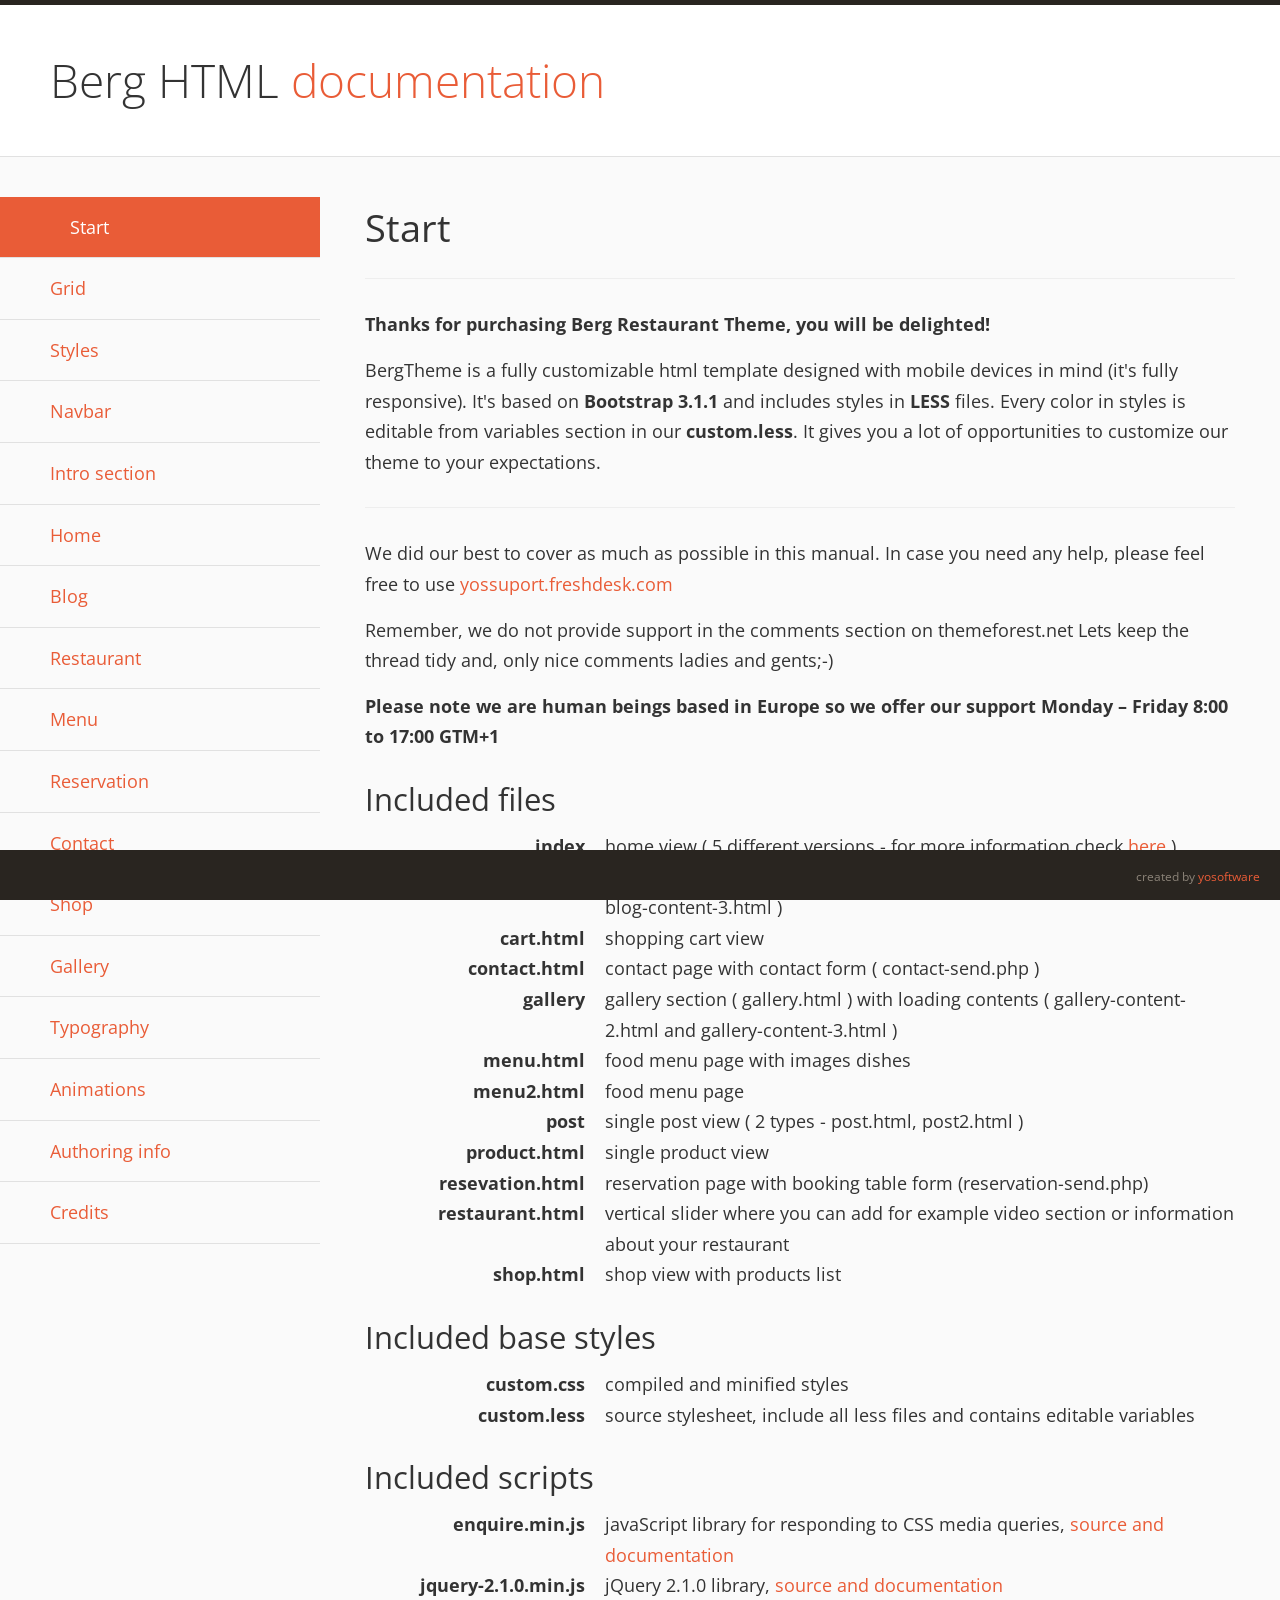
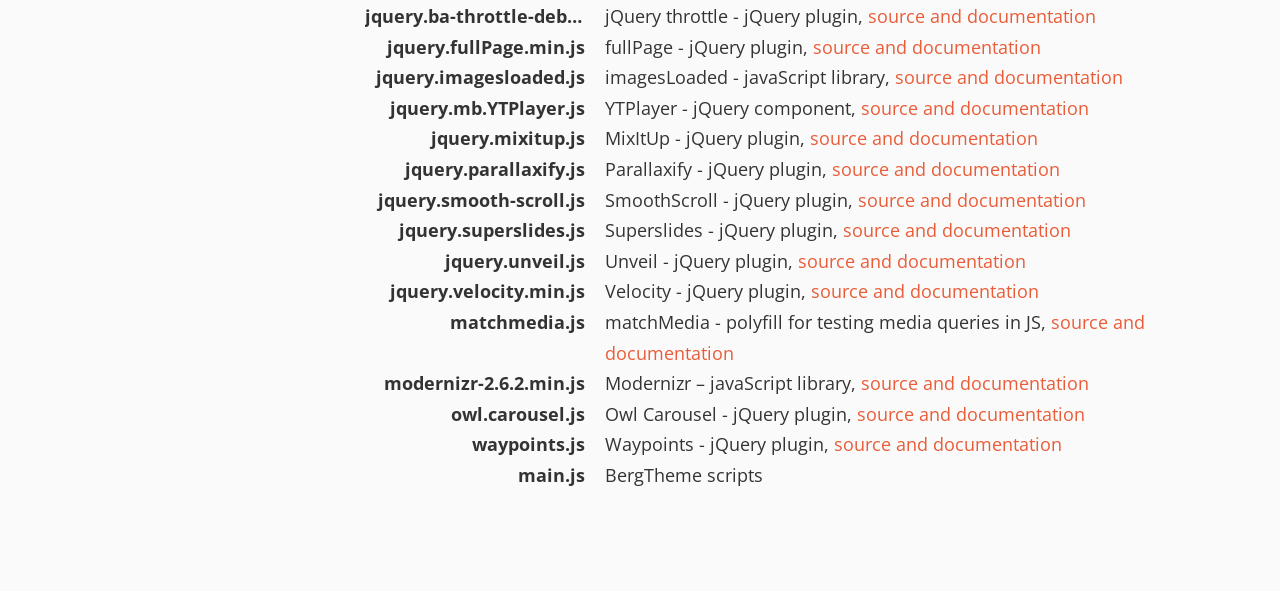
<file: WebContent/resources/documentation/index.html>
<!DOCTYPE html>
<!--[if lt IE 7]>      <html class="no-js lt-ie9 lt-ie8 lt-ie7"> <![endif]-->
<!--[if IE 7]>         <html class="no-js lt-ie9 lt-ie8"> <![endif]-->
<!--[if IE 8]>         <html class="no-js lt-ie9"> <![endif]-->
<!--[if gt IE 8]><!--> <html class="no-js"> <!--<![endif]-->
    <head>
        <meta charset="utf-8">
        <meta http-equiv="X-UA-Compatible" content="IE=edge">
        <title>BergTheme Documentation</title>
        <meta name="description" content="">
        <meta name="viewport" content="width=device-width, initial-scale=1">


        <link rel="stylesheet" href="less/custom.css">
		<link href='http://fonts.googleapis.com/css?family=Open+Sans:400,300,600&amp;subset=latin,latin-ext' rel='stylesheet' type='text/css'>
		<script src="js/jquery-2.1.0.min.js"></script>
		<script src="js/modernizr-2.6.2.min.js"></script>
    </head>
    <body>
        <div class="wrapper">
            <div class="col-md-12">
                <section class="header">
                    <h1><span>Berg HTML</span> documentation</h1>

                </section>
            </div>

<div class="col-md-3">
	<ul class="docs-nav">
	
		<li>
			<a href="index.html" class="active">Start</a>
		</li>
		<li>
			<a href="grid.html" class="">Grid</a>
		</li>
		<li>
			<a href="styles.html" class="">Styles</a>
		</li>
		<li>
			<a href="navbar.html" class="">Navbar</a>
		</li>
		<li>
			<a href="intro-section.html" class="">Intro section</a>
		</li>
		<li>
			<a href="home.html" class="">Home</a>
		</li>
		<li>
			<a href="blog.html" class="">Blog</a>
		</li>
		<li>
			<a href="restaurant.html" class="">Restaurant</a>
		</li>
		<li>
			<a href="menu.html" class="">Menu</a>
		</li>
		<li>
			<a href="reservation.html" class="">Reservation</a>
		</li>
		<li>
			<a href="contact.html" class="">Contact</a>
		</li>
		<li>
			<a href="shop.html" class="">Shop</a>
		</li>
		<li>
			<a href="gallery.html" class="">Gallery</a>
		</li>
		<li>
			<a href="typography.html" class="">Typography</a>
		</li>
		<li>
			<a href="animations.html" class="">Animations</a>
		</li>
		<li>
			<a href="authoring_info.html" class="-info">Authoring info</a>
		</li>					
		<li>
			<a href="credits.html" class="">Credits</a>
		</li>
	</ul>
</div>
<div class="col-md-9">
	<section class="main-content">
		<h2>Start</h2>
		<hr/>
		<p>
		<strong >Thanks for purchasing Berg Restaurant Theme, you will be delighted! </strong>
		</p>

		<p>
			BergTheme is a fully customizable html template designed with mobile devices in mind (it's fully responsive).
			It's based on <strong>Bootstrap 3.1.1</strong> and includes styles in <strong>LESS</strong> files. Every color in styles is editable from variables section in our <strong>custom.less</strong>. It gives you a lot of opportunities to customize our theme to your expectations.
			<br>
		<hr/>

		<p>	
		We did our best to cover as much as possible in this manual. In case you need any help, please feel free to use <a href="http://yosupport.freshdesk.com">yossuport.freshdesk.com</a>
		</p>
		<p>
		Remember, we do not provide support in the comments section on themeforest.net Lets keep the thread tidy and, only nice comments ladies and gents;-) 
		</p>
		<p>
		<strong>Please note we are human beings based in Europe so we offer our support Monday – Friday 8:00 to 17:00 GTM+1 </strong>
		</p>


		<h3>Included files</h3>
		<p>
		<dl class="dl-horizontal">
			<dt>
				index <dd>home view ( 5 different versions - for more information check <a href="home.html">here</a> )</dd>
			</dt>
			<dt>
				blog <dd>blog section ( blog.html ) with loading contents ( blog-content-2.html and blog-content-3.html )</dd>
			</dt>
			<dt>
				cart.html <dd>shopping cart view</dd>
			</dt>
			<dt>
				contact.html <dd>contact page with contact form ( contact-send.php )</dd>
			</dt>
			<dt>
				gallery <dd>gallery section ( gallery.html ) with loading contents ( gallery-content-2.html and gallery-content-3.html )</dd>
			</dt>
			<dt>
				menu.html <dd>food menu page with images dishes</dd>
			</dt>
			<dt>
				menu2.html <dd>food menu page</dd>
			</dt>
			<dt>
				post <dd>single post view ( 2 types - post.html, post2.html )</dd>
			</dt>
			<dt>
				product.html <dd>single product view</dd>
			</dt>
			<dt>
				resevation.html <dd>reservation page with booking table form (reservation-send.php)</dd>
			</dt>
			<dt>
				restaurant.html <dd>vertical slider where you can add for example video section or information about your restaurant</dd>
			</dt>
			<dt>
				shop.html <dd>shop view with products list</dd>
			</dt>
		</dl>
		</p>

		<h3>Included base styles</h3>
		<p>
		<dl class="dl-horizontal">
			<dt>
				custom.css <dd>compiled and minified styles</dd>
			</dt>
			<dt>
				custom.less <dd>source stylesheet, include all less files and contains editable variables</dd>
			</dt>
		</dl>
		</p>

		<h3>Included scripts</h3>
		<p>
		<dl class="dl-horizontal">
			<dt>
				enquire.min.js <dd>javaScript library for responding to CSS media queries, <a href="http://wicky.nillia.ms/enquire.js/">source and documentation</a></dd>
			</dt>
			<dt>
				jquery-2.1.0.min.js <dd>jQuery 2.1.0 library, <a href="http://jquery.com/">source and documentation</a></dd>
			</dt>
			<dt>
				jquery.ba-throttle-debounce.min.js <dd>jQuery throttle - jQuery plugin, <a href="http://benalman.com/projects/jquery-throttle-debounce-plugin/">source and documentation</a></dd>
			</dt>
			<dt>
				jquery.fullPage.min.js <dd>fullPage - jQuery plugin, <a href="https://github.com/alvarotrigo/fullPage.js">source and documentation</a></dd>
			</dt>
			<dt>
				jquery.imagesloaded.js <dd>imagesLoaded - javaScript library, <a href="http://imagesloaded.desandro.com/">source and documentation</a></dd>
			</dt>
			<dt>
				jquery.mb.YTPlayer.js <dd>YTPlayer - jQuery component, <a href="https://github.com/pupunzi/jquery.mb.YTPlayer/wiki">source and documentation</a></dd>
			</dt>
			<dt>
				jquery.mixitup.js <dd>MixItUp - jQuery plugin, <a href="https://mixitup.kunkalabs.com">source and documentation</a></dd>
			</dt>
			<dt>
				jquery.parallaxify.js <dd>Parallaxify - jQuery plugin, <a href="http://hwthorn.github.io/parallaxify/">source and documentation</a></dd>
			</dt>
			<dt>
				jquery.smooth-scroll.js <dd>SmoothScroll - jQuery plugin, <a href="https://gist.github.com/galambalazs/6477177">source and documentation</a></dd>
			</dt>
			<dt>
				jquery.superslides.js <dd>Superslides - jQuery plugin, <a href="https://github.com/nicinabox/superslides">source and documentation</a></dd>
			</dt>
			<dt>
				jquery.unveil.js <dd>Unveil - jQuery plugin, <a href="http://luis-almeida.github.com/unveil">source and documentation</a></dd>
			</dt>
			<dt>
				jquery.velocity.min.js <dd>Velocity - jQuery plugin, <a href="http://velocityjs.org">source and documentation</a></dd>
			</dt>
			<dt>
				matchmedia.js <dd>matchMedia - polyfill for testing media queries in JS, <a href="https://github.com/paulirish/matchMedia.js/">source and documentation</a></dd>
			</dt>
			<dt>
				modernizr-2.6.2.min.js <dd>Modernizr – javaScript library, <a href="http://modernizr.com/">source and documentation</a></dd>
			</dt>
			<dt>
				owl.carousel.js <dd>Owl Carousel - jQuery plugin, <a href="http://owlgraphic.com/owlcarousel/">source and documentation</a></dd>
			</dt>
			<dt>
				waypoints.js <dd>Waypoints - jQuery plugin, <a href="http://imakewebthings.com/jquery-waypoints/">source and documentation</a></dd>
			</dt>
			<dt>
				main.js <dd>BergTheme scripts</dd>
			</dt>
			
		</dl>
		</p>
	</section>
</div>
<section class="footer">
	created by <a href="http://yosoftware.com">yosoftware</a>
</section>
</file>
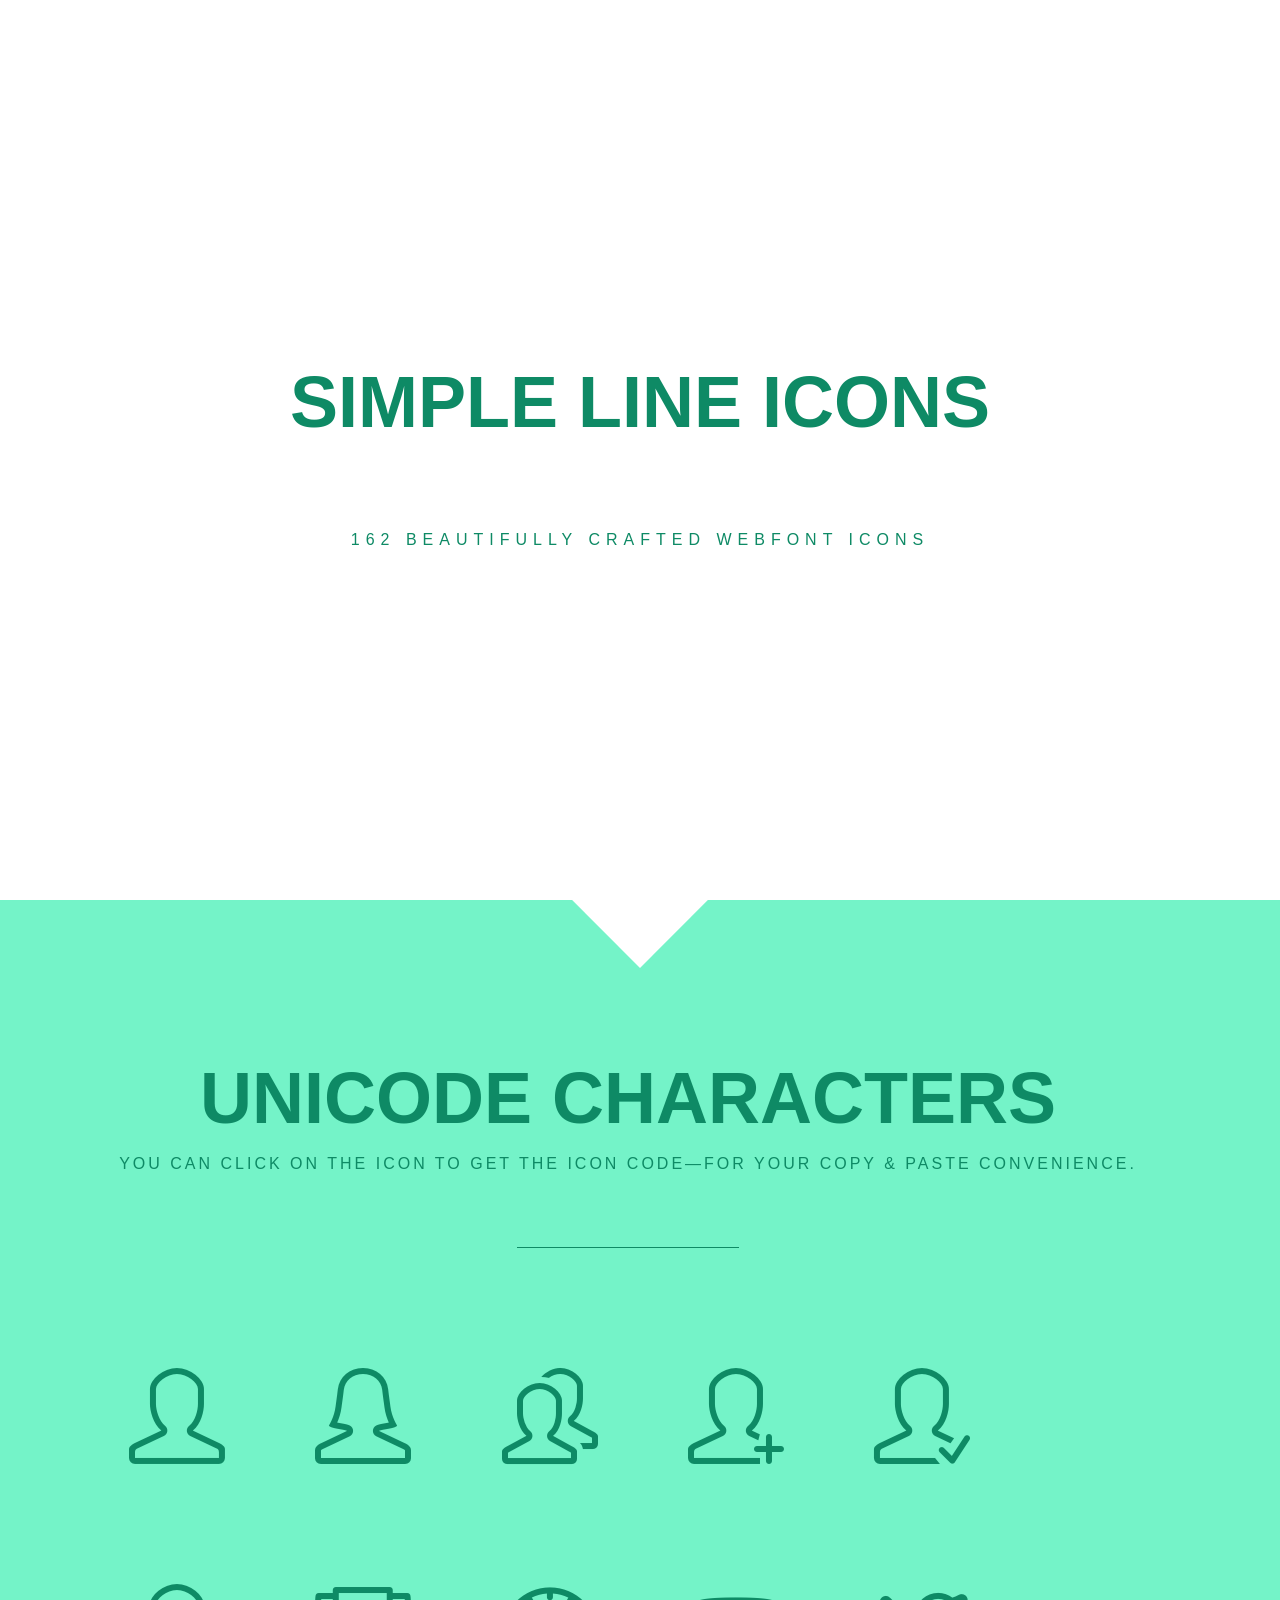
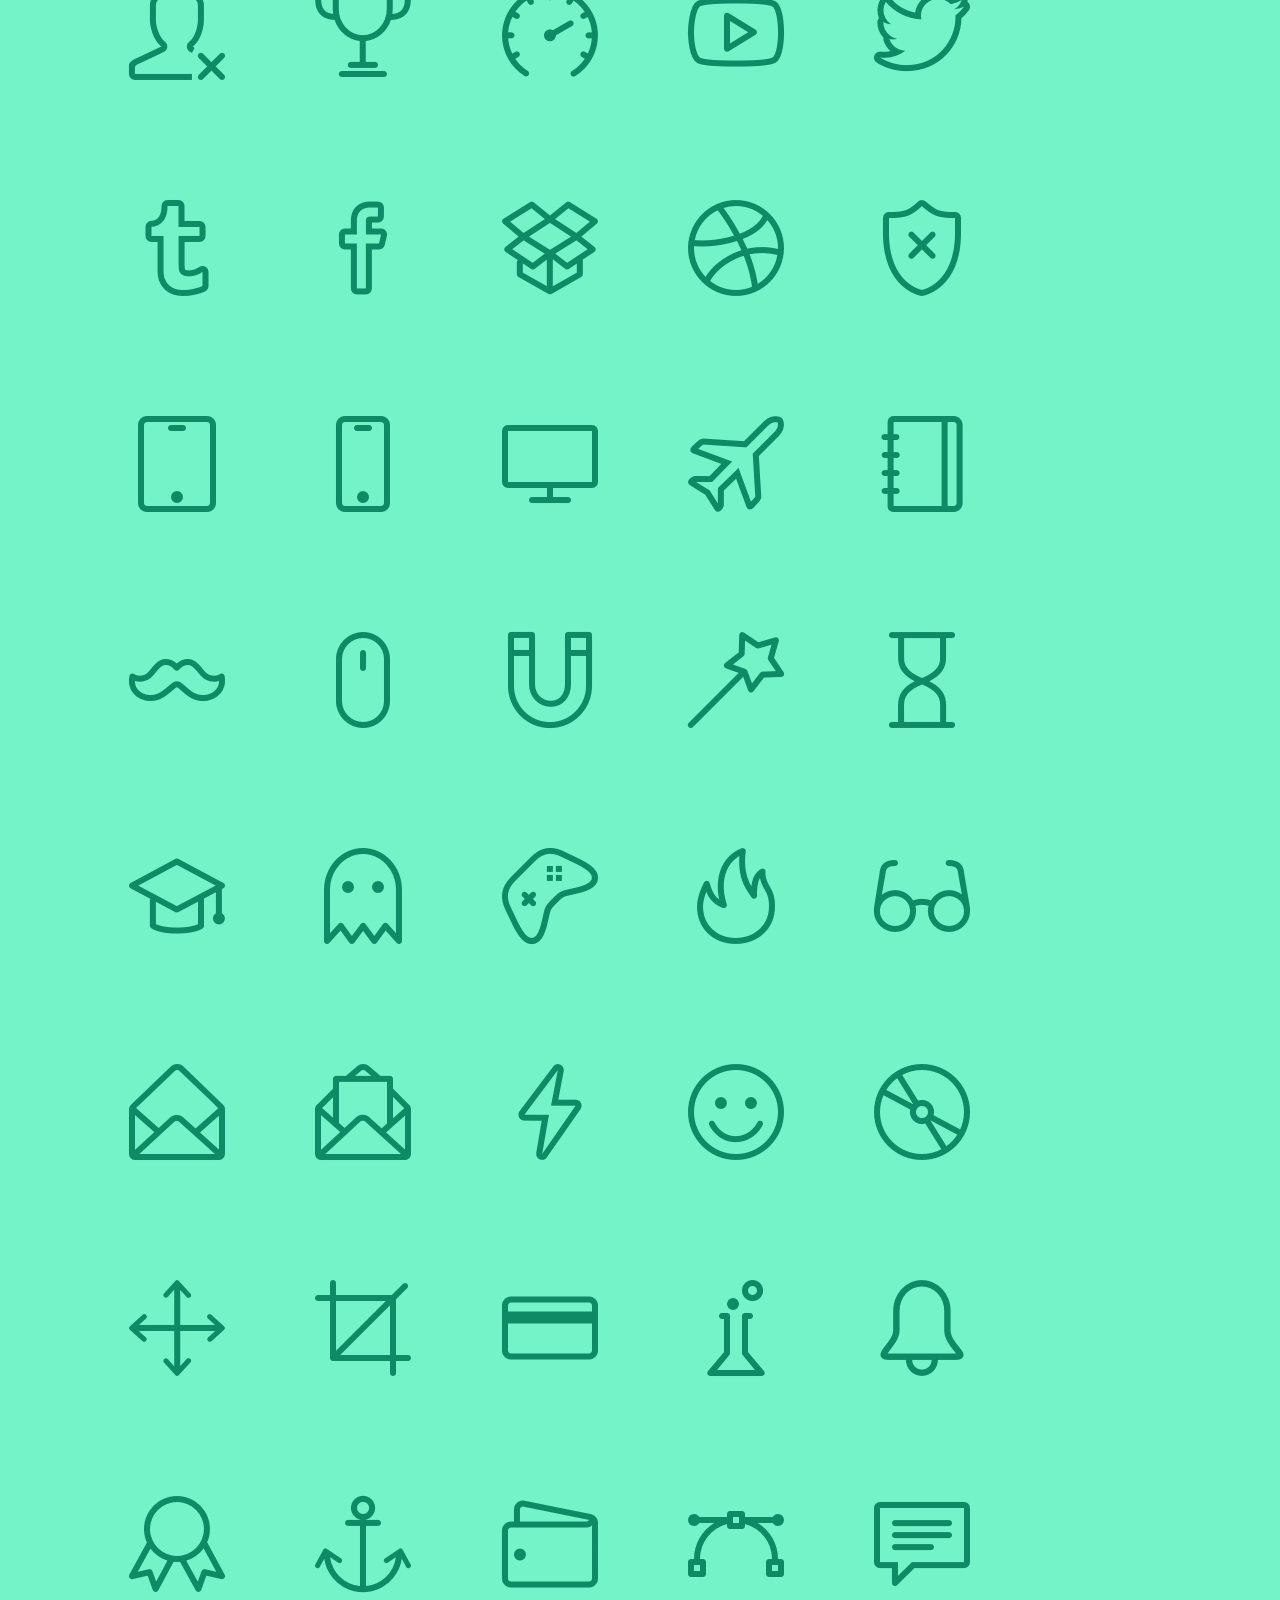
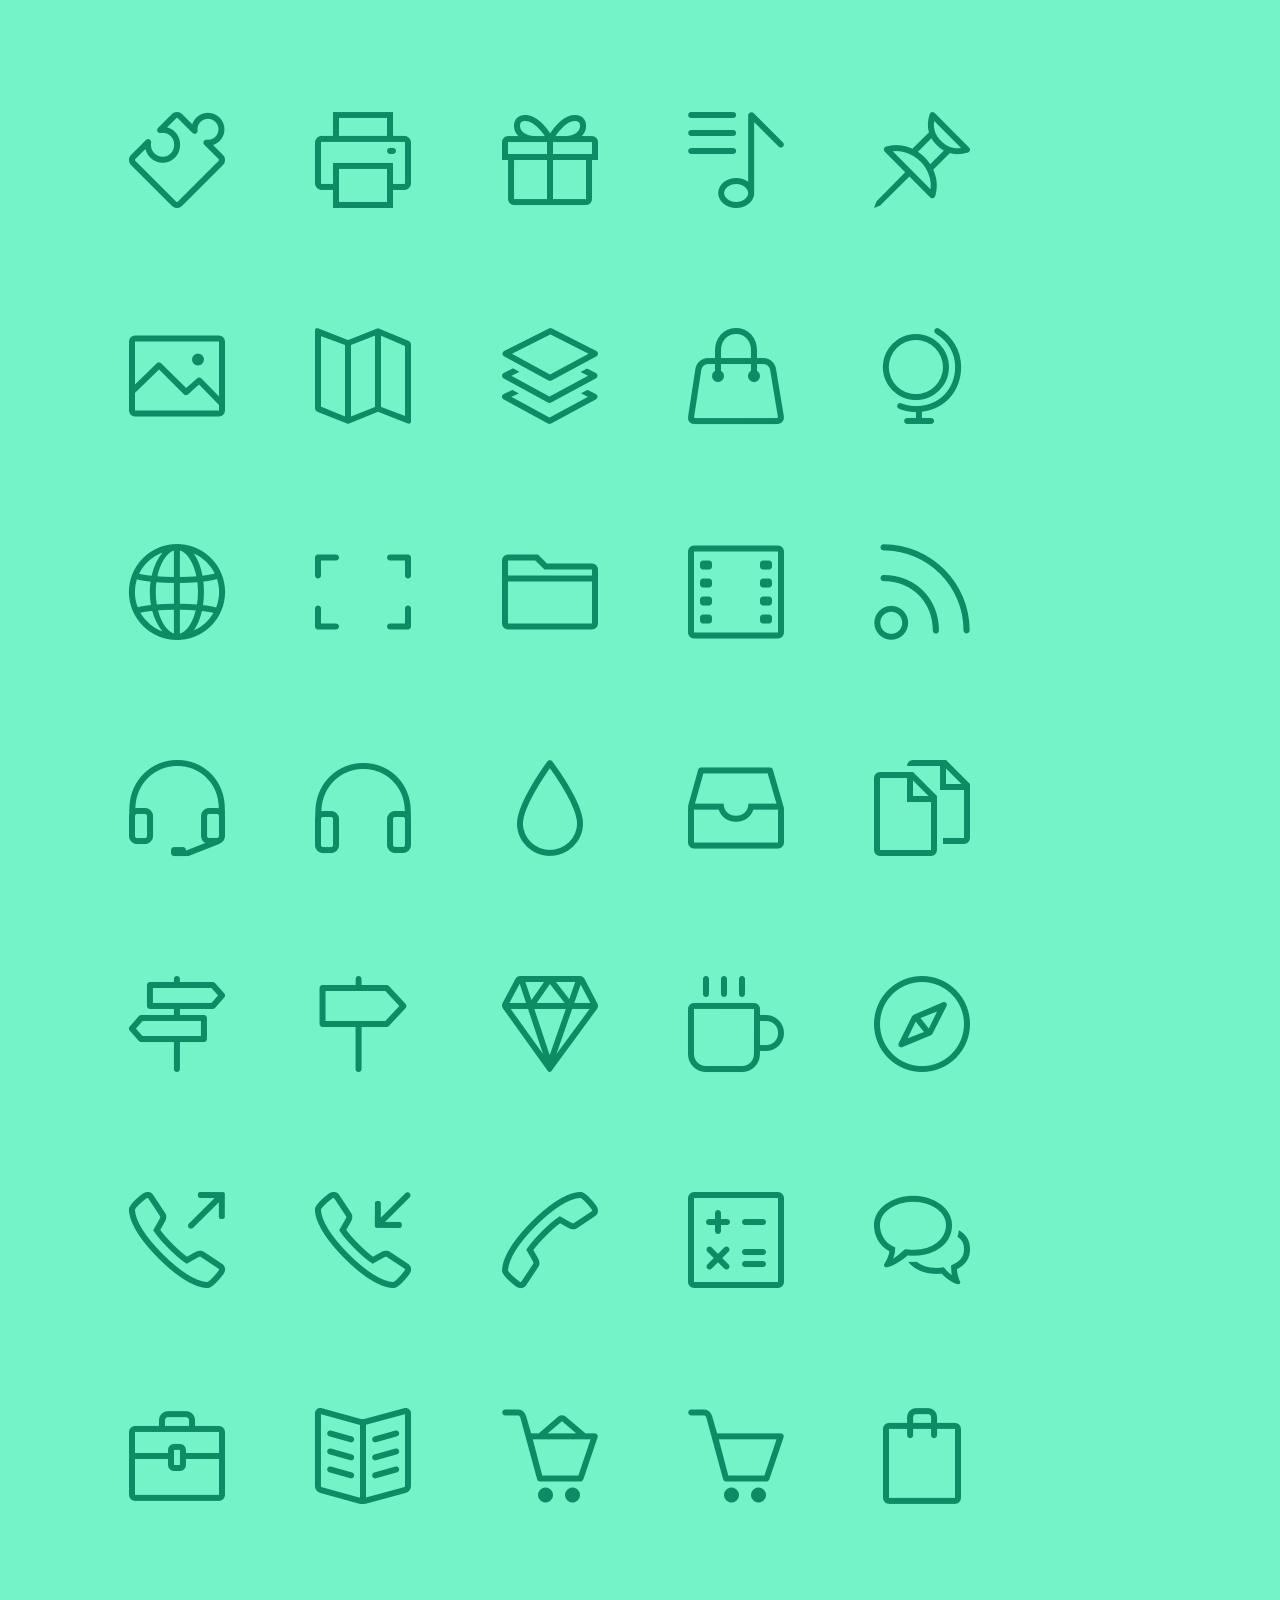
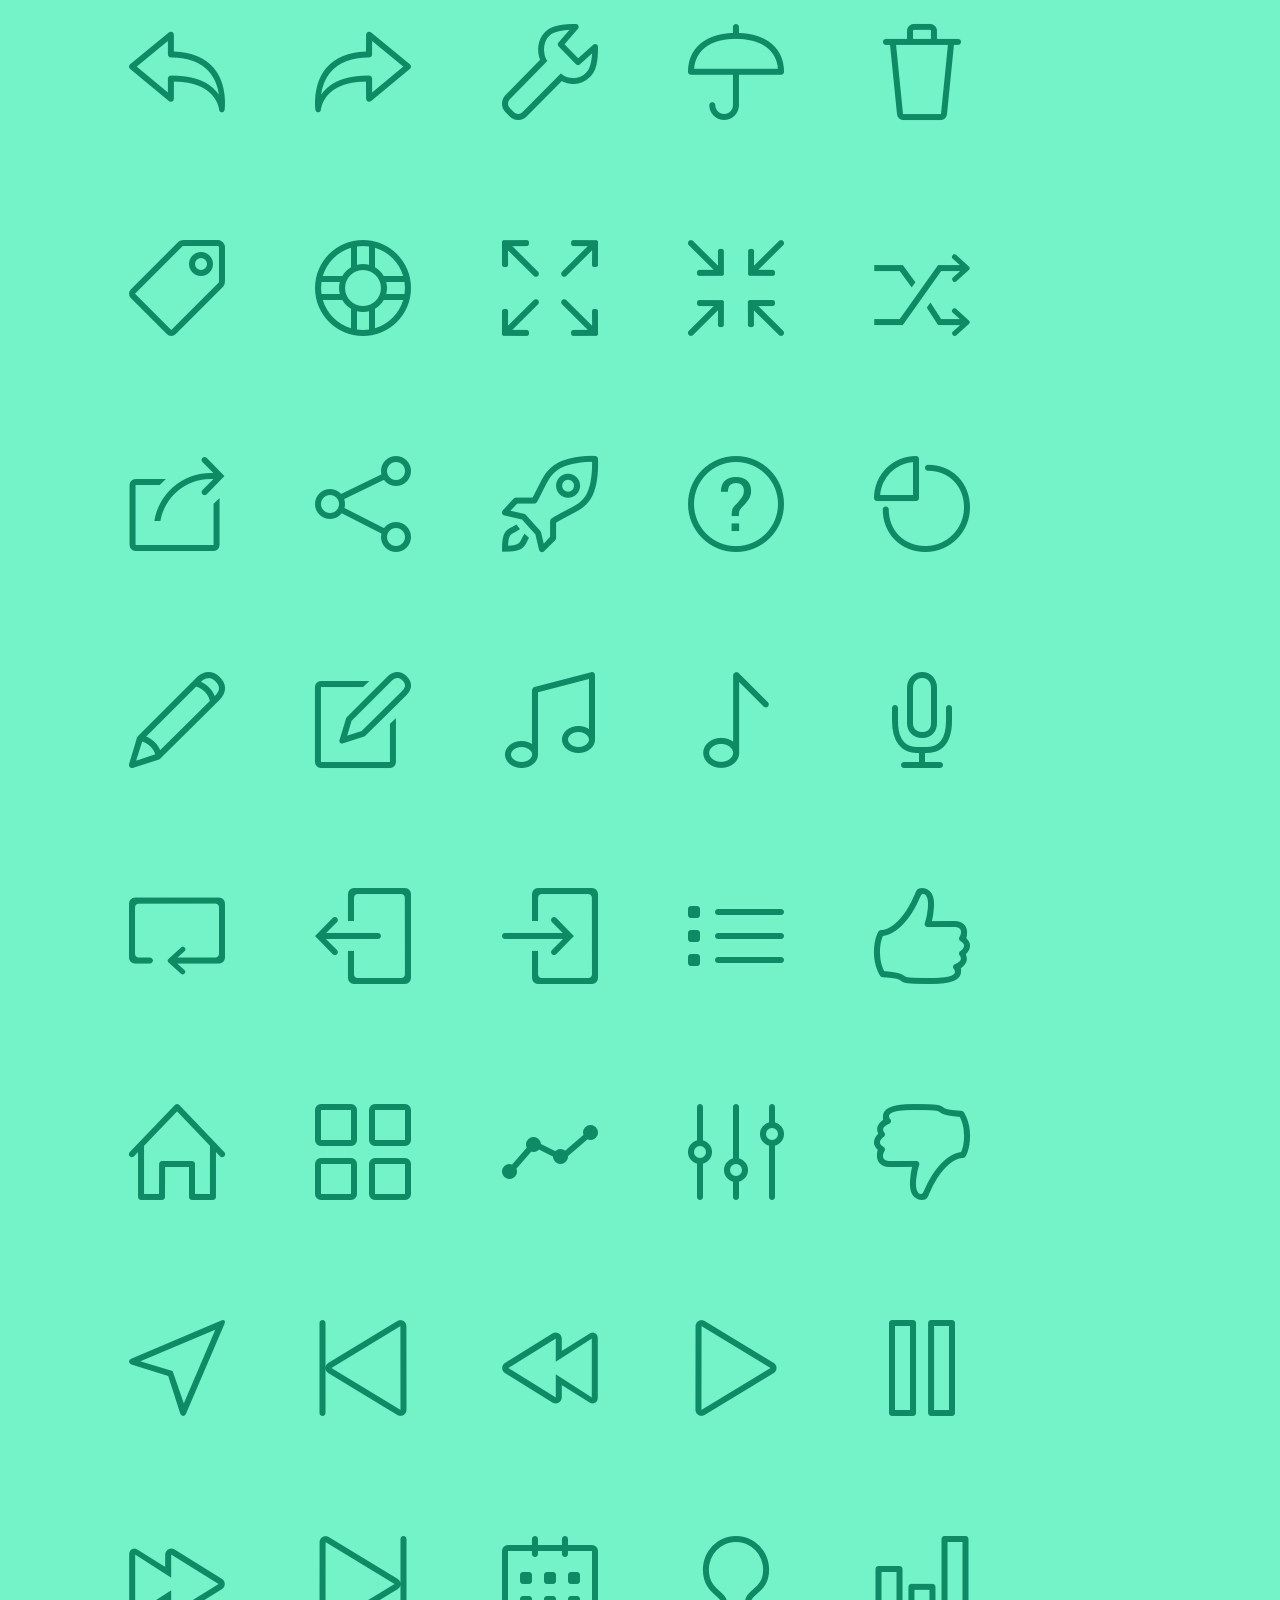
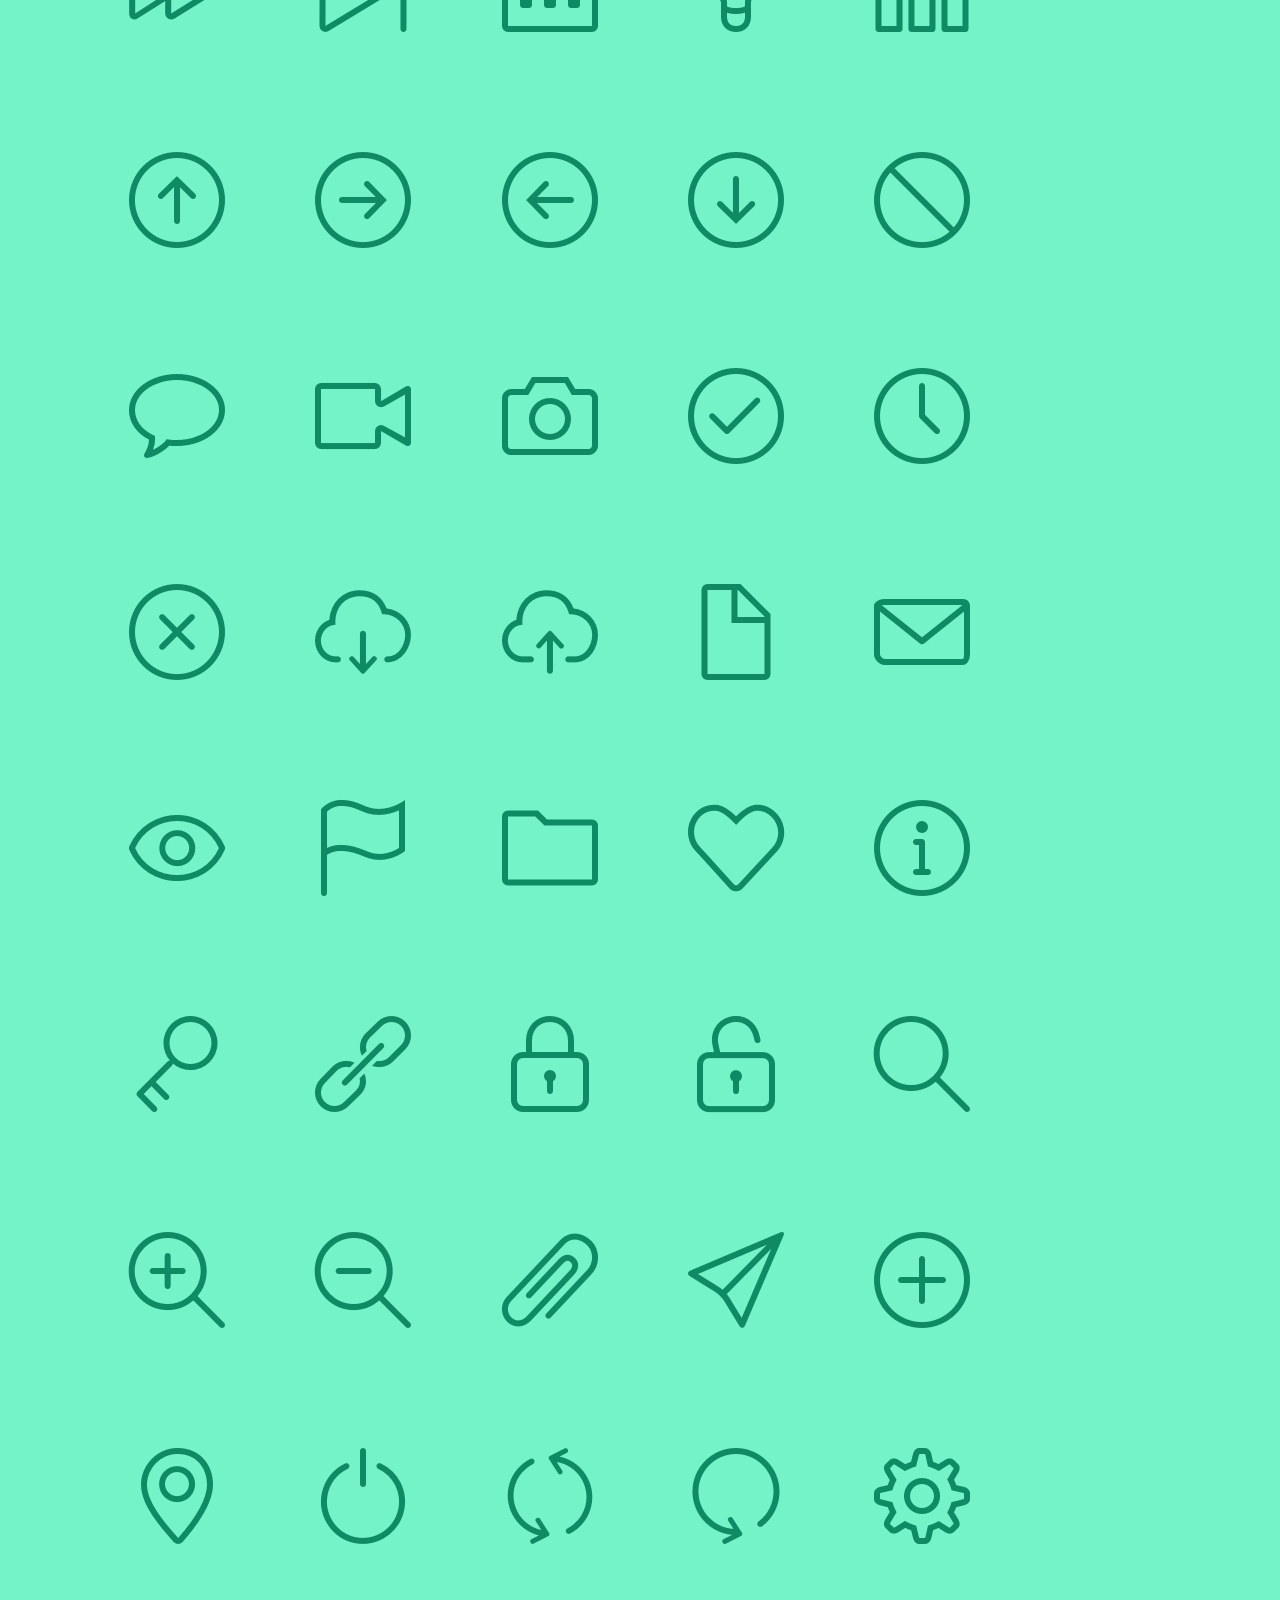
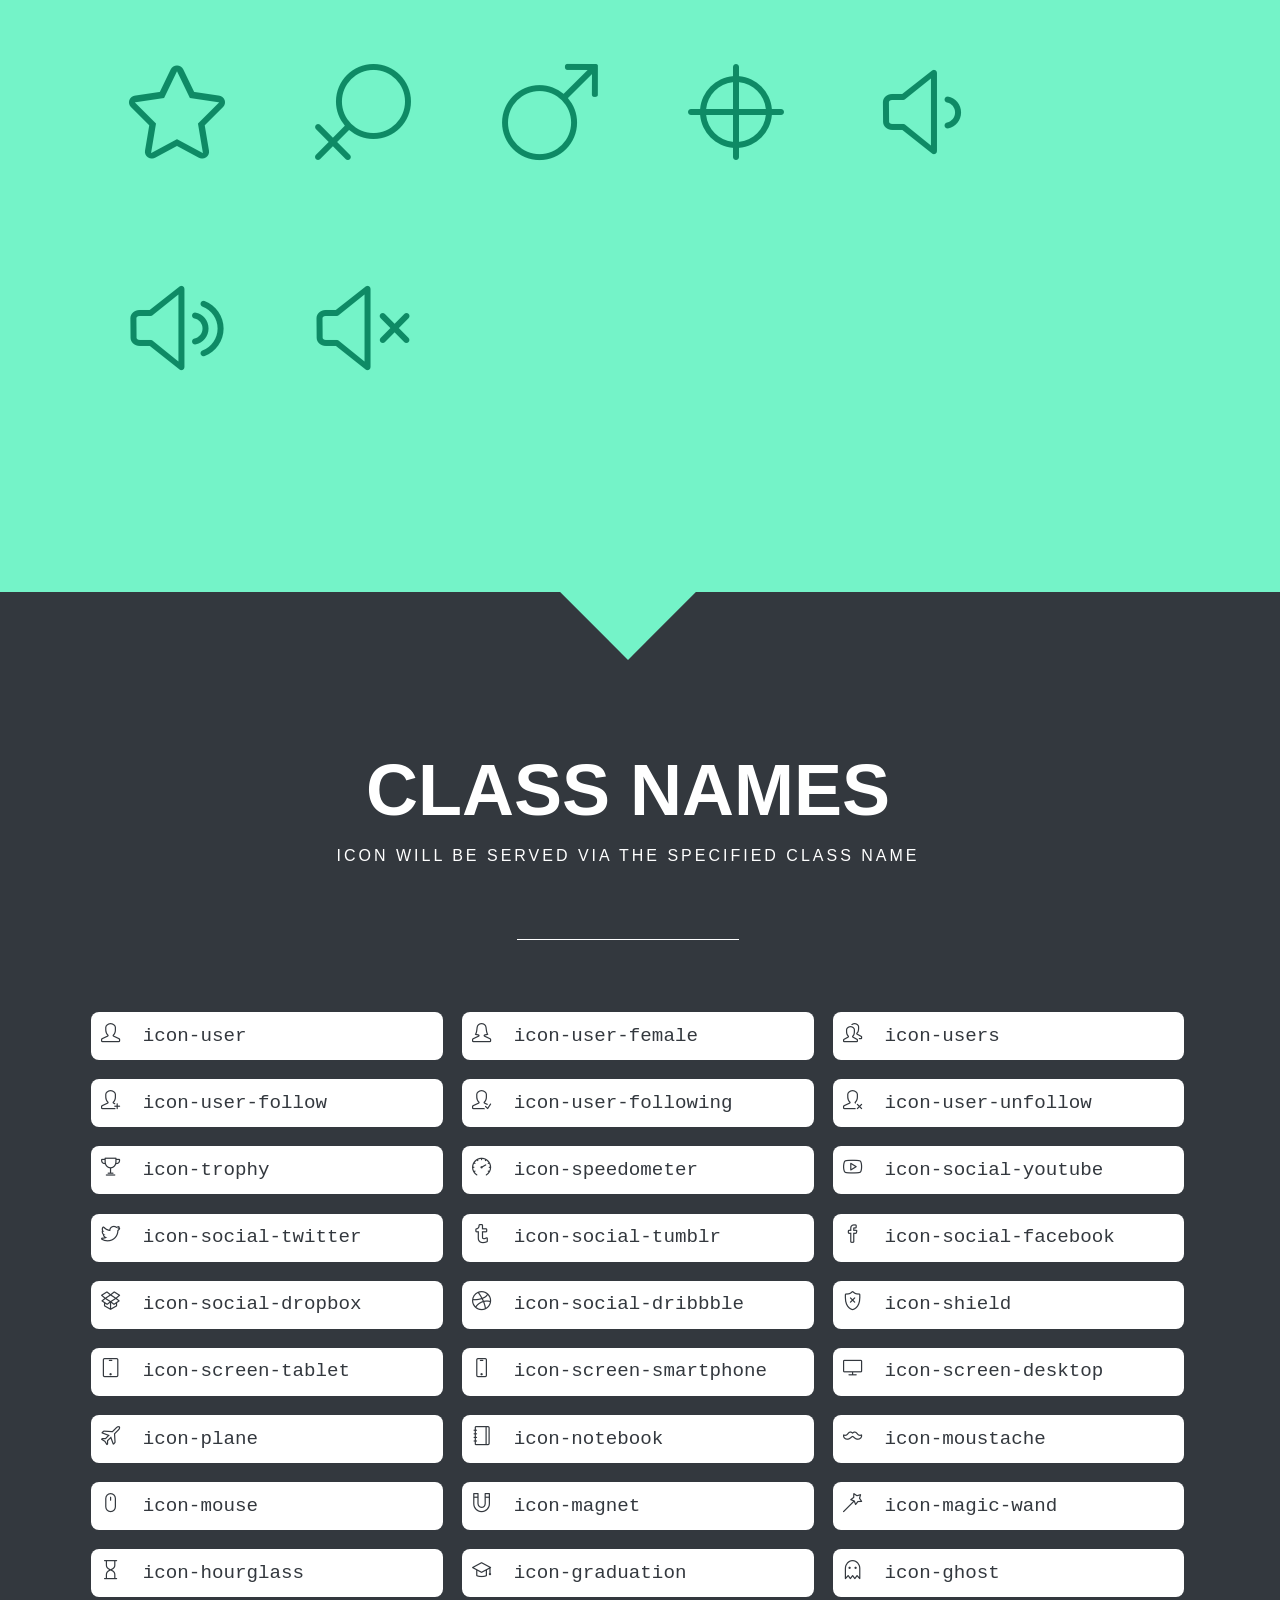
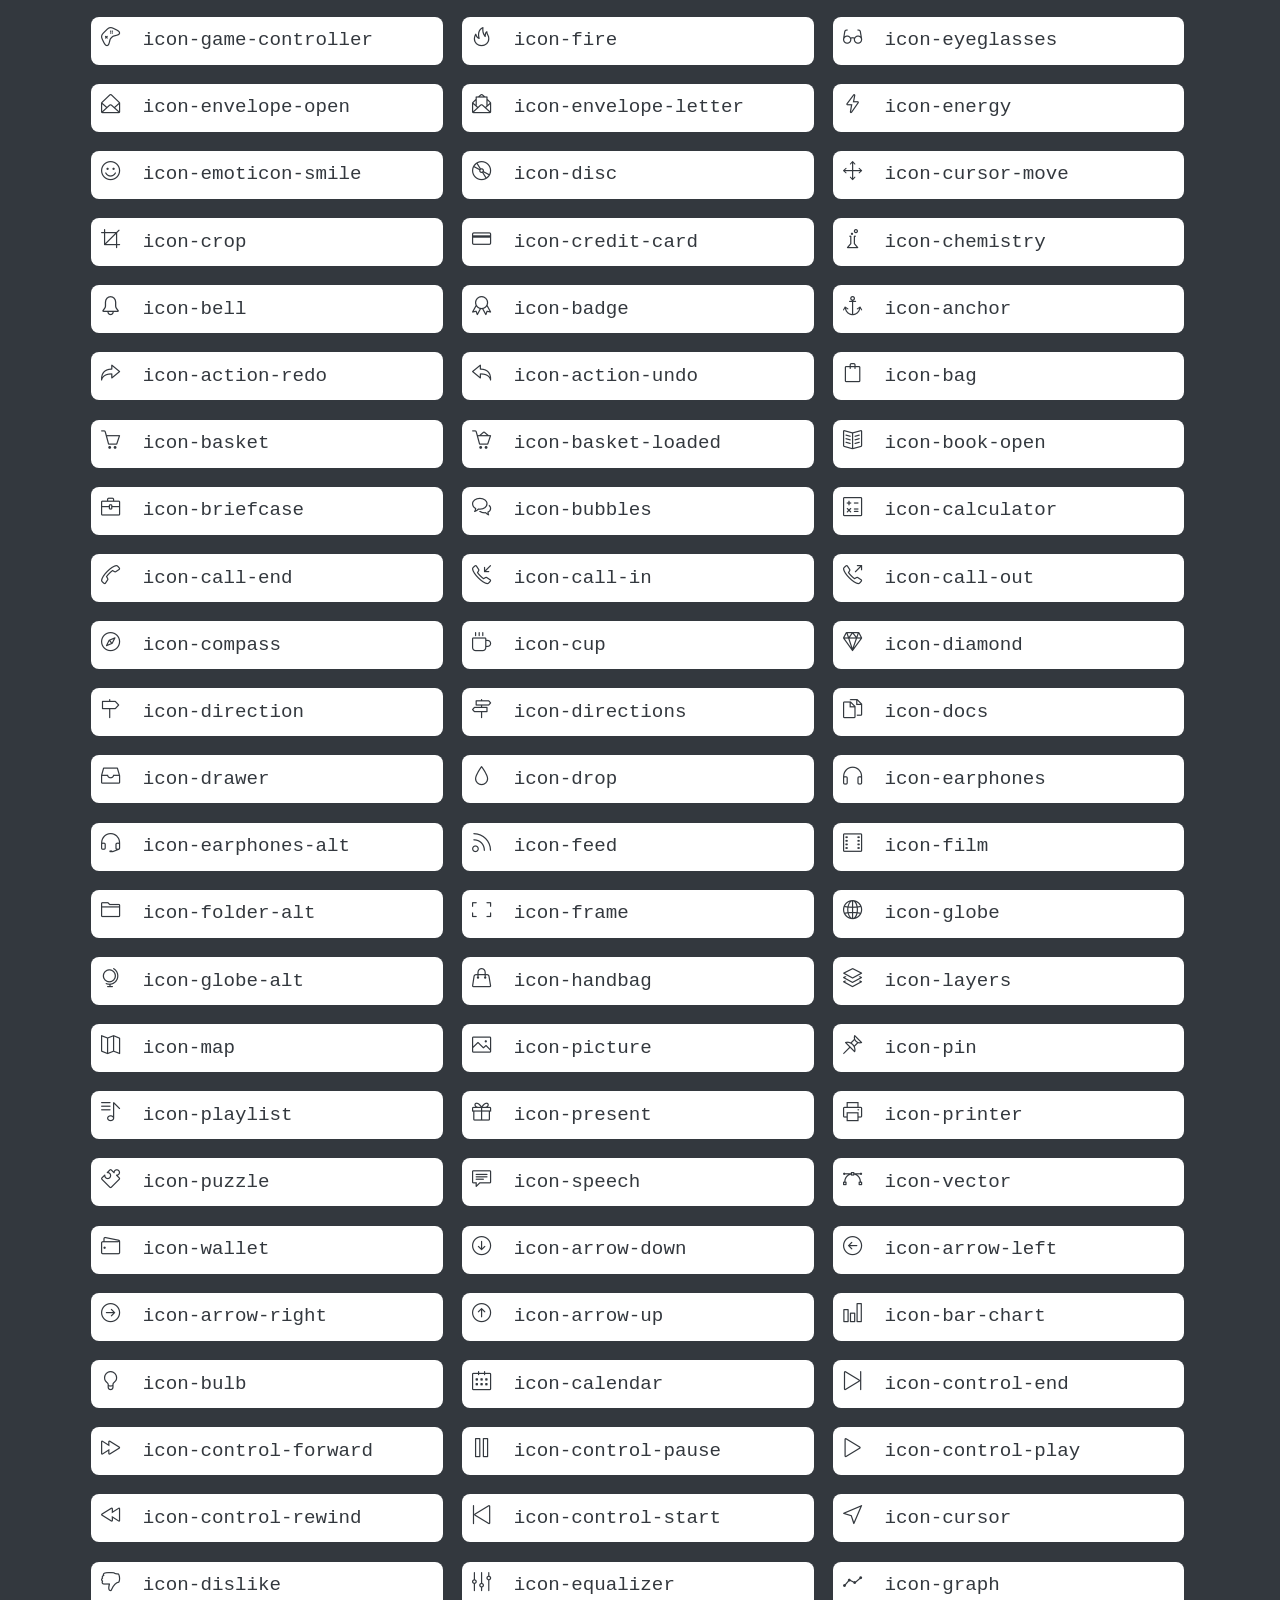
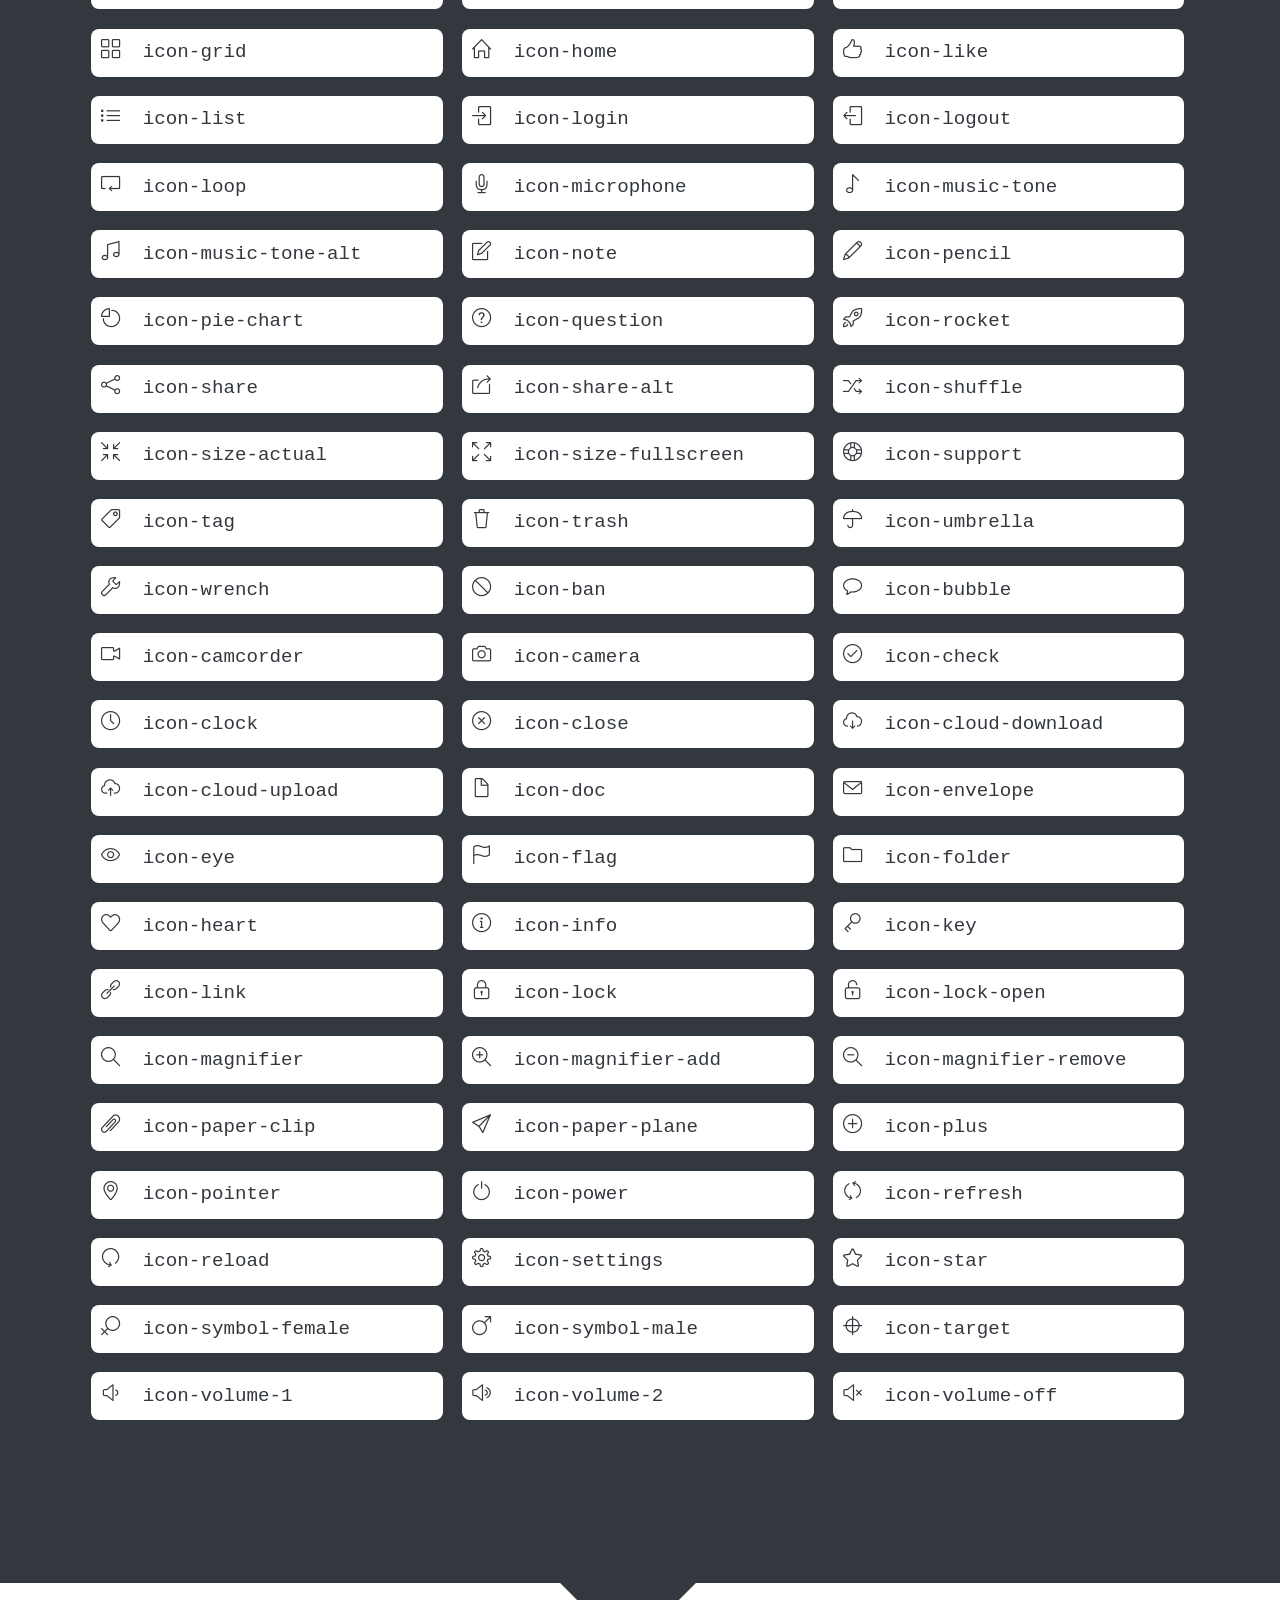
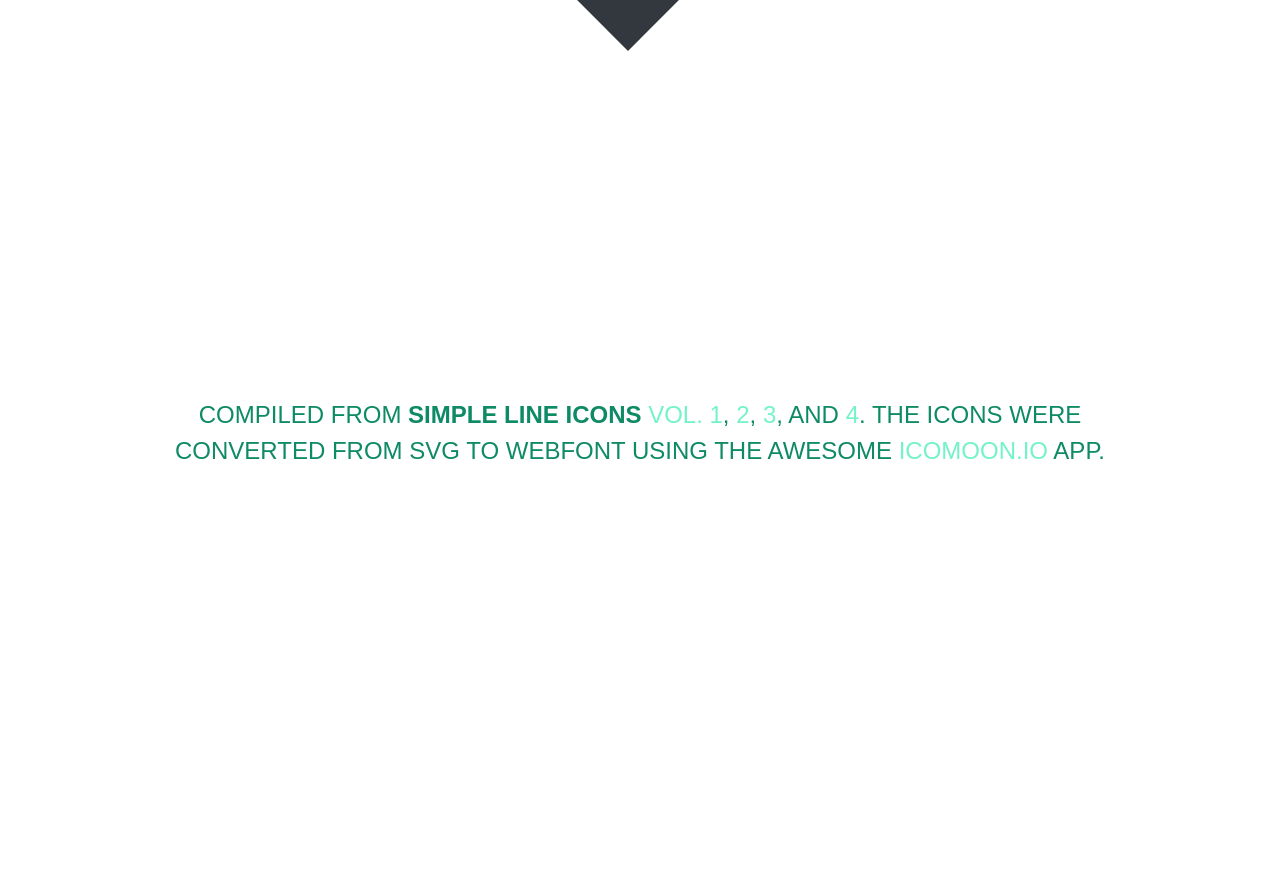
<file: WebContent/resources/fonts/simple-line-icons/index.html>
<!doctype html>
<html>
<head>
	<meta charset="utf-8">
	<meta name="viewport" content="width=device-width, initial-scale=1, maximum-scale=1, user-scalable=no">
	<title>Simple Line Icons</title>
	<link rel="stylesheet" href="style.css">
	<link rel="stylesheet" href="simple-line-icons.css">

	<!--[if lte IE 7]><script src="icons-lte-ie7.js"></script><![endif]-->
</head>

</head>
<body>
	<div class="page">
		<div id="wH"></div>
		<header class="masthead" id="masthead">
			<hgroup>
				<h1>Simple Line Icons</h1>
				<h2>162 beautifully crafted webfont icons</h2>
			</hgroup>
			<!--<h1>Your font contains the following glyphs</h1>
			<p>The generated SVG font can be imported back to <a href="http://icomoon.io/app">IcoMoon</a> for modification.</p>-->
		</header>

		<section class="glyphs" id="glyphs">
			<header>
				<hgroup>
					<h1>Unicode Characters</h1>
					<h2>You can click on the icon to get the icon code&mdash;for your copy &amp; paste convenience.</h2>
				</hgroup>
			</header>

			<div class="glyph">
				<span class="glyph-item mega" aria-hidden="true" data-icon="&#xe005;" data-js-prompt="&amp;#xe005;"></span>
			</div>
			<div class="glyph">
				<span class="glyph-item mega" aria-hidden="true" data-icon="&#xe000;" data-js-prompt="&amp;#xe000;"></span>
			</div>
			<div class="glyph">
				<span class="glyph-item mega" aria-hidden="true" data-icon="&#xe001;" data-js-prompt="&amp;#xe001;"></span>
			</div>
			<div class="glyph">
				<span class="glyph-item mega" aria-hidden="true" data-icon="&#xe002;" data-js-prompt="&amp;#xe002;"></span>
			</div>
			<div class="glyph">
				<span class="glyph-item mega" aria-hidden="true" data-icon="&#xe003;" data-js-prompt="&amp;#xe003;"></span>
			</div>
			<div class="glyph">
				<span class="glyph-item mega" aria-hidden="true" data-icon="&#xe004;" data-js-prompt="&amp;#xe004;"></span>
			</div>
			<div class="glyph">
				<span class="glyph-item mega" aria-hidden="true" data-icon="&#xe006;" data-js-prompt="&amp;#xe006;"></span>
			</div>
			<div class="glyph">
				<span class="glyph-item mega" aria-hidden="true" data-icon="&#xe007;" data-js-prompt="&amp;#xe007;"></span>
			</div>
			<div class="glyph">
				<span class="glyph-item mega" aria-hidden="true" data-icon="&#xe008;" data-js-prompt="&amp;#xe008;"></span>
			</div>
			<div class="glyph">
				<span class="glyph-item mega" aria-hidden="true" data-icon="&#xe009;" data-js-prompt="&amp;#xe009;"></span>
			</div>
			<div class="glyph">
				<span class="glyph-item mega" aria-hidden="true" data-icon="&#xe00a;" data-js-prompt="&amp;#xe00a;"></span>
			</div>
			<div class="glyph">
				<span class="glyph-item mega" aria-hidden="true" data-icon="&#xe00b;" data-js-prompt="&amp;#xe00b;"></span>
			</div>
			<div class="glyph">
				<span class="glyph-item mega" aria-hidden="true" data-icon="&#xe00c;" data-js-prompt="&amp;#xe00c;"></span>
			</div>
			<div class="glyph">
				<span class="glyph-item mega" aria-hidden="true" data-icon="&#xe00d;" data-js-prompt="&amp;#xe00d;"></span>
			</div>
			<div class="glyph">
				<span class="glyph-item mega" aria-hidden="true" data-icon="&#xe00e;" data-js-prompt="&amp;#xe00e;"></span>
			</div>
			<div class="glyph">
				<span class="glyph-item mega" aria-hidden="true" data-icon="&#xe00f;" data-js-prompt="&amp;#xe00f;"></span>
			</div>
			<div class="glyph">
				<span class="glyph-item mega" aria-hidden="true" data-icon="&#xe010;" data-js-prompt="&amp;#xe010;"></span>
			</div>
			<div class="glyph">
				<span class="glyph-item mega" aria-hidden="true" data-icon="&#xe011;" data-js-prompt="&amp;#xe011;"></span>
			</div>
			<div class="glyph">
				<span class="glyph-item mega" aria-hidden="true" data-icon="&#xe012;" data-js-prompt="&amp;#xe012;"></span>
			</div>
			<div class="glyph">
				<span class="glyph-item mega" aria-hidden="true" data-icon="&#xe013;" data-js-prompt="&amp;#xe013;"></span>
			</div>
			<div class="glyph">
				<span class="glyph-item mega" aria-hidden="true" data-icon="&#xe014;" data-js-prompt="&amp;#xe014;"></span>
			</div>
			<div class="glyph">
				<span class="glyph-item mega" aria-hidden="true" data-icon="&#xe015;" data-js-prompt="&amp;#xe015;"></span>
			</div>
			<div class="glyph">
				<span class="glyph-item mega" aria-hidden="true" data-icon="&#xe016;" data-js-prompt="&amp;#xe016;"></span>
			</div>
			<div class="glyph">
				<span class="glyph-item mega" aria-hidden="true" data-icon="&#xe017;" data-js-prompt="&amp;#xe017;"></span>
			</div>
			<div class="glyph">
				<span class="glyph-item mega" aria-hidden="true" data-icon="&#xe018;" data-js-prompt="&amp;#xe018;"></span>
			</div>
			<div class="glyph">
				<span class="glyph-item mega" aria-hidden="true" data-icon="&#xe019;" data-js-prompt="&amp;#xe019;"></span>
			</div>
			<div class="glyph">
				<span class="glyph-item mega" aria-hidden="true" data-icon="&#xe01a;" data-js-prompt="&amp;#xe01a;"></span>
			</div>
			<div class="glyph">
				<span class="glyph-item mega" aria-hidden="true" data-icon="&#xe01b;" data-js-prompt="&amp;#xe01b;"></span>
			</div>
			<div class="glyph">
				<span class="glyph-item mega" aria-hidden="true" data-icon="&#xe01c;" data-js-prompt="&amp;#xe01c;"></span>
			</div>
			<div class="glyph">
				<span class="glyph-item mega" aria-hidden="true" data-icon="&#xe01d;" data-js-prompt="&amp;#xe01d;"></span>
			</div>
			<div class="glyph">
				<span class="glyph-item mega" aria-hidden="true" data-icon="&#xe01e;" data-js-prompt="&amp;#xe01e;"></span>
			</div>
			<div class="glyph">
				<span class="glyph-item mega" aria-hidden="true" data-icon="&#xe01f;" data-js-prompt="&amp;#xe01f;"></span>
			</div>
			<div class="glyph">
				<span class="glyph-item mega" aria-hidden="true" data-icon="&#xe020;" data-js-prompt="&amp;#xe020;"></span>
			</div>
			<div class="glyph">
				<span class="glyph-item mega" aria-hidden="true" data-icon="&#xe021;" data-js-prompt="&amp;#xe021;"></span>
			</div>
			<div class="glyph">
				<span class="glyph-item mega" aria-hidden="true" data-icon="&#xe022;" data-js-prompt="&amp;#xe022;"></span>
			</div>
			<div class="glyph">
				<span class="glyph-item mega" aria-hidden="true" data-icon="&#xe023;" data-js-prompt="&amp;#xe023;"></span>
			</div>
			<div class="glyph">
				<span class="glyph-item mega" aria-hidden="true" data-icon="&#xe024;" data-js-prompt="&amp;#xe024;"></span>
			</div>
			<div class="glyph">
				<span class="glyph-item mega" aria-hidden="true" data-icon="&#xe025;" data-js-prompt="&amp;#xe025;"></span>
			</div>
			<div class="glyph">
				<span class="glyph-item mega" aria-hidden="true" data-icon="&#xe026;" data-js-prompt="&amp;#xe026;"></span>
			</div>
			<div class="glyph">
				<span class="glyph-item mega" aria-hidden="true" data-icon="&#xe027;" data-js-prompt="&amp;#xe027;"></span>
			</div>
			<div class="glyph">
				<span class="glyph-item mega" aria-hidden="true" data-icon="&#xe028;" data-js-prompt="&amp;#xe028;"></span>
			</div>
			<div class="glyph">
				<span class="glyph-item mega" aria-hidden="true" data-icon="&#xe029;" data-js-prompt="&amp;#xe029;"></span>
			</div>
			<div class="glyph">
				<span class="glyph-item mega" aria-hidden="true" data-icon="&#xe02a;" data-js-prompt="&amp;#xe02a;"></span>
			</div>
			<div class="glyph">
				<span class="glyph-item mega" aria-hidden="true" data-icon="&#xe02b;" data-js-prompt="&amp;#xe02b;"></span>
			</div>
			<div class="glyph">
				<span class="glyph-item mega" aria-hidden="true" data-icon="&#xe02c;" data-js-prompt="&amp;#xe02c;"></span>
			</div>
			<div class="glyph">
				<span class="glyph-item mega" aria-hidden="true" data-icon="&#xe02d;" data-js-prompt="&amp;#xe02d;"></span>
			</div>
			<div class="glyph">
				<span class="glyph-item mega" aria-hidden="true" data-icon="&#xe02e;" data-js-prompt="&amp;#xe02e;"></span>
			</div>
			<div class="glyph">
				<span class="glyph-item mega" aria-hidden="true" data-icon="&#xe02f;" data-js-prompt="&amp;#xe02f;"></span>
			</div>
			<div class="glyph">
				<span class="glyph-item mega" aria-hidden="true" data-icon="&#xe030;" data-js-prompt="&amp;#xe030;"></span>
			</div>
			<div class="glyph">
				<span class="glyph-item mega" aria-hidden="true" data-icon="&#xe031;" data-js-prompt="&amp;#xe031;"></span>
			</div>
			<div class="glyph">
				<span class="glyph-item mega" aria-hidden="true" data-icon="&#xe032;" data-js-prompt="&amp;#xe032;"></span>
			</div>
			<div class="glyph">
				<span class="glyph-item mega" aria-hidden="true" data-icon="&#xe033;" data-js-prompt="&amp;#xe033;"></span>
			</div>
			<div class="glyph">
				<span class="glyph-item mega" aria-hidden="true" data-icon="&#xe034;" data-js-prompt="&amp;#xe034;"></span>
			</div>
			<div class="glyph">
				<span class="glyph-item mega" aria-hidden="true" data-icon="&#xe035;" data-js-prompt="&amp;#xe035;"></span>
			</div>
			<div class="glyph">
				<span class="glyph-item mega" aria-hidden="true" data-icon="&#xe036;" data-js-prompt="&amp;#xe036;"></span>
			</div>
			<div class="glyph">
				<span class="glyph-item mega" aria-hidden="true" data-icon="&#xe037;" data-js-prompt="&amp;#xe037;"></span>
			</div>
			<div class="glyph">
				<span class="glyph-item mega" aria-hidden="true" data-icon="&#xe038;" data-js-prompt="&amp;#xe038;"></span>
			</div>
			<div class="glyph">
				<span class="glyph-item mega" aria-hidden="true" data-icon="&#xe039;" data-js-prompt="&amp;#xe039;"></span>
			</div>
			<div class="glyph">
				<span class="glyph-item mega" aria-hidden="true" data-icon="&#xe03a;" data-js-prompt="&amp;#xe03a;"></span>
			</div>
			<div class="glyph">
				<span class="glyph-item mega" aria-hidden="true" data-icon="&#xe03b;" data-js-prompt="&amp;#xe03b;"></span>
			</div>
			<div class="glyph">
				<span class="glyph-item mega" aria-hidden="true" data-icon="&#xe03c;" data-js-prompt="&amp;#xe03c;"></span>
			</div>
			<div class="glyph">
				<span class="glyph-item mega" aria-hidden="true" data-icon="&#xe03d;" data-js-prompt="&amp;#xe03d;"></span>
			</div>
			<div class="glyph">
				<span class="glyph-item mega" aria-hidden="true" data-icon="&#xe03e;" data-js-prompt="&amp;#xe03e;"></span>
			</div>
			<div class="glyph">
				<span class="glyph-item mega" aria-hidden="true" data-icon="&#xe03f;" data-js-prompt="&amp;#xe03f;"></span>
			</div>
			<div class="glyph">
				<span class="glyph-item mega" aria-hidden="true" data-icon="&#xe040;" data-js-prompt="&amp;#xe040;"></span>
			</div>
			<div class="glyph">
				<span class="glyph-item mega" aria-hidden="true" data-icon="&#xe041;" data-js-prompt="&amp;#xe041;"></span>
			</div>
			<div class="glyph">
				<span class="glyph-item mega" aria-hidden="true" data-icon="&#xe042;" data-js-prompt="&amp;#xe042;"></span>
			</div>
			<div class="glyph">
				<span class="glyph-item mega" aria-hidden="true" data-icon="&#xe043;" data-js-prompt="&amp;#xe043;"></span>
			</div>
			<div class="glyph">
				<span class="glyph-item mega" aria-hidden="true" data-icon="&#xe044;" data-js-prompt="&amp;#xe044;"></span>
			</div>
			<div class="glyph">
				<span class="glyph-item mega" aria-hidden="true" data-icon="&#xe045;" data-js-prompt="&amp;#xe045;"></span>
			</div>
			<div class="glyph">
				<span class="glyph-item mega" aria-hidden="true" data-icon="&#xe046;" data-js-prompt="&amp;#xe046;"></span>
			</div>
			<div class="glyph">
				<span class="glyph-item mega" aria-hidden="true" data-icon="&#xe047;" data-js-prompt="&amp;#xe047;"></span>
			</div>
			<div class="glyph">
				<span class="glyph-item mega" aria-hidden="true" data-icon="&#xe048;" data-js-prompt="&amp;#xe048;"></span>
			</div>
			<div class="glyph">
				<span class="glyph-item mega" aria-hidden="true" data-icon="&#xe049;" data-js-prompt="&amp;#xe049;"></span>
			</div>
			<div class="glyph">
				<span class="glyph-item mega" aria-hidden="true" data-icon="&#xe04a;" data-js-prompt="&amp;#xe04a;"></span>
			</div>
			<div class="glyph">
				<span class="glyph-item mega" aria-hidden="true" data-icon="&#xe04b;" data-js-prompt="&amp;#xe04b;"></span>
			</div>
			<div class="glyph">
				<span class="glyph-item mega" aria-hidden="true" data-icon="&#xe04c;" data-js-prompt="&amp;#xe04c;"></span>
			</div>
			<div class="glyph">
				<span class="glyph-item mega" aria-hidden="true" data-icon="&#xe04d;" data-js-prompt="&amp;#xe04d;"></span>
			</div>
			<div class="glyph">
				<span class="glyph-item mega" aria-hidden="true" data-icon="&#xe04e;" data-js-prompt="&amp;#xe04e;"></span>
			</div>
			<div class="glyph">
				<span class="glyph-item mega" aria-hidden="true" data-icon="&#xe04f;" data-js-prompt="&amp;#xe04f;"></span>
			</div>
			<div class="glyph">
				<span class="glyph-item mega" aria-hidden="true" data-icon="&#xe050;" data-js-prompt="&amp;#xe050;"></span>
			</div>
			<div class="glyph">
				<span class="glyph-item mega" aria-hidden="true" data-icon="&#xe051;" data-js-prompt="&amp;#xe051;"></span>
			</div>
			<div class="glyph">
				<span class="glyph-item mega" aria-hidden="true" data-icon="&#xe052;" data-js-prompt="&amp;#xe052;"></span>
			</div>
			<div class="glyph">
				<span class="glyph-item mega" aria-hidden="true" data-icon="&#xe053;" data-js-prompt="&amp;#xe053;"></span>
			</div>
			<div class="glyph">
				<span class="glyph-item mega" aria-hidden="true" data-icon="&#xe054;" data-js-prompt="&amp;#xe054;"></span>
			</div>
			<div class="glyph">
				<span class="glyph-item mega" aria-hidden="true" data-icon="&#xe055;" data-js-prompt="&amp;#xe055;"></span>
			</div>
			<div class="glyph">
				<span class="glyph-item mega" aria-hidden="true" data-icon="&#xe056;" data-js-prompt="&amp;#xe056;"></span>
			</div>
			<div class="glyph">
				<span class="glyph-item mega" aria-hidden="true" data-icon="&#xe057;" data-js-prompt="&amp;#xe057;"></span>
			</div>
			<div class="glyph">
				<span class="glyph-item mega" aria-hidden="true" data-icon="&#xe058;" data-js-prompt="&amp;#xe058;"></span>
			</div>
			<div class="glyph">
				<span class="glyph-item mega" aria-hidden="true" data-icon="&#xe059;" data-js-prompt="&amp;#xe059;"></span>
			</div>
			<div class="glyph">
				<span class="glyph-item mega" aria-hidden="true" data-icon="&#xe05a;" data-js-prompt="&amp;#xe05a;"></span>
			</div>
			<div class="glyph">
				<span class="glyph-item mega" aria-hidden="true" data-icon="&#xe05b;" data-js-prompt="&amp;#xe05b;"></span>
			</div>
			<div class="glyph">
				<span class="glyph-item mega" aria-hidden="true" data-icon="&#xe05c;" data-js-prompt="&amp;#xe05c;"></span>
			</div>
			<div class="glyph">
				<span class="glyph-item mega" aria-hidden="true" data-icon="&#xe05d;" data-js-prompt="&amp;#xe05d;"></span>
			</div>
			<div class="glyph">
				<span class="glyph-item mega" aria-hidden="true" data-icon="&#xe05e;" data-js-prompt="&amp;#xe05e;"></span>
			</div>
			<div class="glyph">
				<span class="glyph-item mega" aria-hidden="true" data-icon="&#xe05f;" data-js-prompt="&amp;#xe05f;"></span>
			</div>
			<div class="glyph">
				<span class="glyph-item mega" aria-hidden="true" data-icon="&#xe060;" data-js-prompt="&amp;#xe060;"></span>
			</div>
			<div class="glyph">
				<span class="glyph-item mega" aria-hidden="true" data-icon="&#xe061;" data-js-prompt="&amp;#xe061;"></span>
			</div>
			<div class="glyph">
				<span class="glyph-item mega" aria-hidden="true" data-icon="&#xe062;" data-js-prompt="&amp;#xe062;"></span>
			</div>
			<div class="glyph">
				<span class="glyph-item mega" aria-hidden="true" data-icon="&#xe063;" data-js-prompt="&amp;#xe063;"></span>
			</div>
			<div class="glyph">
				<span class="glyph-item mega" aria-hidden="true" data-icon="&#xe064;" data-js-prompt="&amp;#xe064;"></span>
			</div>
			<div class="glyph">
				<span class="glyph-item mega" aria-hidden="true" data-icon="&#xe065;" data-js-prompt="&amp;#xe065;"></span>
			</div>
			<div class="glyph">
				<span class="glyph-item mega" aria-hidden="true" data-icon="&#xe066;" data-js-prompt="&amp;#xe066;"></span>
			</div>
			<div class="glyph">
				<span class="glyph-item mega" aria-hidden="true" data-icon="&#xe067;" data-js-prompt="&amp;#xe067;"></span>
			</div>
			<div class="glyph">
				<span class="glyph-item mega" aria-hidden="true" data-icon="&#xe068;" data-js-prompt="&amp;#xe068;"></span>
			</div>
			<div class="glyph">
				<span class="glyph-item mega" aria-hidden="true" data-icon="&#xe069;" data-js-prompt="&amp;#xe069;"></span>
			</div>
			<div class="glyph">
				<span class="glyph-item mega" aria-hidden="true" data-icon="&#xe06a;" data-js-prompt="&amp;#xe06a;"></span>
			</div>
			<div class="glyph">
				<span class="glyph-item mega" aria-hidden="true" data-icon="&#xe06b;" data-js-prompt="&amp;#xe06b;"></span>
			</div>
			<div class="glyph">
				<span class="glyph-item mega" aria-hidden="true" data-icon="&#xe06c;" data-js-prompt="&amp;#xe06c;"></span>
			</div>
			<div class="glyph">
				<span class="glyph-item mega" aria-hidden="true" data-icon="&#xe06d;" data-js-prompt="&amp;#xe06d;"></span>
			</div>
			<div class="glyph">
				<span class="glyph-item mega" aria-hidden="true" data-icon="&#xe06e;" data-js-prompt="&amp;#xe06e;"></span>
			</div>
			<div class="glyph">
				<span class="glyph-item mega" aria-hidden="true" data-icon="&#xe06f;" data-js-prompt="&amp;#xe06f;"></span>
			</div>
			<div class="glyph">
				<span class="glyph-item mega" aria-hidden="true" data-icon="&#xe070;" data-js-prompt="&amp;#xe070;"></span>
			</div>
			<div class="glyph">
				<span class="glyph-item mega" aria-hidden="true" data-icon="&#xe071;" data-js-prompt="&amp;#xe071;"></span>
			</div>
			<div class="glyph">
				<span class="glyph-item mega" aria-hidden="true" data-icon="&#xe072;" data-js-prompt="&amp;#xe072;"></span>
			</div>
			<div class="glyph">
				<span class="glyph-item mega" aria-hidden="true" data-icon="&#xe073;" data-js-prompt="&amp;#xe073;"></span>
			</div>
			<div class="glyph">
				<span class="glyph-item mega" aria-hidden="true" data-icon="&#xe074;" data-js-prompt="&amp;#xe074;"></span>
			</div>
			<div class="glyph">
				<span class="glyph-item mega" aria-hidden="true" data-icon="&#xe075;" data-js-prompt="&amp;#xe075;"></span>
			</div>
			<div class="glyph">
				<span class="glyph-item mega" aria-hidden="true" data-icon="&#xe076;" data-js-prompt="&amp;#xe076;"></span>
			</div>
			<div class="glyph">
				<span class="glyph-item mega" aria-hidden="true" data-icon="&#xe077;" data-js-prompt="&amp;#xe077;"></span>
			</div>
			<div class="glyph">
				<span class="glyph-item mega" aria-hidden="true" data-icon="&#xe078;" data-js-prompt="&amp;#xe078;"></span>
			</div>
			<div class="glyph">
				<span class="glyph-item mega" aria-hidden="true" data-icon="&#xe079;" data-js-prompt="&amp;#xe079;"></span>
			</div>
			<div class="glyph">
				<span class="glyph-item mega" aria-hidden="true" data-icon="&#xe07a;" data-js-prompt="&amp;#xe07a;"></span>
			</div>
			<div class="glyph">
				<span class="glyph-item mega" aria-hidden="true" data-icon="&#xe07b;" data-js-prompt="&amp;#xe07b;"></span>
			</div>
			<div class="glyph">
				<span class="glyph-item mega" aria-hidden="true" data-icon="&#xe07c;" data-js-prompt="&amp;#xe07c;"></span>
			</div>
			<div class="glyph">
				<span class="glyph-item mega" aria-hidden="true" data-icon="&#xe07d;" data-js-prompt="&amp;#xe07d;"></span>
			</div>
			<div class="glyph">
				<span class="glyph-item mega" aria-hidden="true" data-icon="&#xe07e;" data-js-prompt="&amp;#xe07e;"></span>
			</div>
			<div class="glyph">
				<span class="glyph-item mega" aria-hidden="true" data-icon="&#xe07f;" data-js-prompt="&amp;#xe07f;"></span>
			</div>
			<div class="glyph">
				<span class="glyph-item mega" aria-hidden="true" data-icon="&#xe080;" data-js-prompt="&amp;#xe080;"></span>
			</div>
			<div class="glyph">
				<span class="glyph-item mega" aria-hidden="true" data-icon="&#xe081;" data-js-prompt="&amp;#xe081;"></span>
			</div>
			<div class="glyph">
				<span class="glyph-item mega" aria-hidden="true" data-icon="&#xe082;" data-js-prompt="&amp;#xe082;"></span>
			</div>
			<div class="glyph">
				<span class="glyph-item mega" aria-hidden="true" data-icon="&#xe083;" data-js-prompt="&amp;#xe083;"></span>
			</div>
			<div class="glyph">
				<span class="glyph-item mega" aria-hidden="true" data-icon="&#xe084;" data-js-prompt="&amp;#xe084;"></span>
			</div>
			<div class="glyph">
				<span class="glyph-item mega" aria-hidden="true" data-icon="&#xe085;" data-js-prompt="&amp;#xe085;"></span>
			</div>
			<div class="glyph">
				<span class="glyph-item mega" aria-hidden="true" data-icon="&#xe086;" data-js-prompt="&amp;#xe086;"></span>
			</div>
			<div class="glyph">
				<span class="glyph-item mega" aria-hidden="true" data-icon="&#xe087;" data-js-prompt="&amp;#xe087;"></span>
			</div>
			<div class="glyph">
				<span class="glyph-item mega" aria-hidden="true" data-icon="&#xe088;" data-js-prompt="&amp;#xe088;"></span>
			</div>
			<div class="glyph">
				<span class="glyph-item mega" aria-hidden="true" data-icon="&#xe089;" data-js-prompt="&amp;#xe089;"></span>
			</div>
			<div class="glyph">
				<span class="glyph-item mega" aria-hidden="true" data-icon="&#xe08a;" data-js-prompt="&amp;#xe08a;"></span>
			</div>
			<div class="glyph">
				<span class="glyph-item mega" aria-hidden="true" data-icon="&#xe08b;" data-js-prompt="&amp;#xe08b;"></span>
			</div>
			<div class="glyph">
				<span class="glyph-item mega" aria-hidden="true" data-icon="&#xe08c;" data-js-prompt="&amp;#xe08c;"></span>
			</div>
			<div class="glyph">
				<span class="glyph-item mega" aria-hidden="true" data-icon="&#xe08d;" data-js-prompt="&amp;#xe08d;"></span>
			</div>
			<div class="glyph">
				<span class="glyph-item mega" aria-hidden="true" data-icon="&#xe08e;" data-js-prompt="&amp;#xe08e;"></span>
			</div>
			<div class="glyph">
				<span class="glyph-item mega" aria-hidden="true" data-icon="&#xe08f;" data-js-prompt="&amp;#xe08f;"></span>
			</div>
			<div class="glyph">
				<span class="glyph-item mega" aria-hidden="true" data-icon="&#xe090;" data-js-prompt="&amp;#xe090;"></span>
			</div>
			<div class="glyph">
				<span class="glyph-item mega" aria-hidden="true" data-icon="&#xe091;" data-js-prompt="&amp;#xe091;"></span>
			</div>
			<div class="glyph">
				<span class="glyph-item mega" aria-hidden="true" data-icon="&#xe092;" data-js-prompt="&amp;#xe092;"></span>
			</div>
			<div class="glyph">
				<span class="glyph-item mega" aria-hidden="true" data-icon="&#xe093;" data-js-prompt="&amp;#xe093;"></span>
			</div>
			<div class="glyph">
				<span class="glyph-item mega" aria-hidden="true" data-icon="&#xe094;" data-js-prompt="&amp;#xe094;"></span>
			</div>
			<div class="glyph">
				<span class="glyph-item mega" aria-hidden="true" data-icon="&#xe095;" data-js-prompt="&amp;#xe095;"></span>
			</div>
			<div class="glyph">
				<span class="glyph-item mega" aria-hidden="true" data-icon="&#xe096;" data-js-prompt="&amp;#xe096;"></span>
			</div>
			<div class="glyph">
				<span class="glyph-item mega" aria-hidden="true" data-icon="&#xe097;" data-js-prompt="&amp;#xe097;"></span>
			</div>
			<div class="glyph">
				<span class="glyph-item mega" aria-hidden="true" data-icon="&#xe098;" data-js-prompt="&amp;#xe098;"></span>
			</div>
			<div class="glyph">
				<span class="glyph-item mega" aria-hidden="true" data-icon="&#xe099;" data-js-prompt="&amp;#xe099;"></span>
			</div>
			<div class="glyph">
				<span class="glyph-item mega" aria-hidden="true" data-icon="&#xe09a;" data-js-prompt="&amp;#xe09a;"></span>
			</div>
			<div class="glyph">
				<span class="glyph-item mega" aria-hidden="true" data-icon="&#xe09b;" data-js-prompt="&amp;#xe09b;"></span>
			</div>
			<div class="glyph">
				<span class="glyph-item mega" aria-hidden="true" data-icon="&#xe09c;" data-js-prompt="&amp;#xe09c;"></span>
			</div>
			<div class="glyph">
				<span class="glyph-item mega" aria-hidden="true" data-icon="&#xe09d;" data-js-prompt="&amp;#xe09d;"></span>
			</div>
			<div class="glyph">
				<span class="glyph-item mega" aria-hidden="true" data-icon="&#xe09e;" data-js-prompt="&amp;#xe09e;"></span>
			</div>
			<div class="glyph">
				<span class="glyph-item mega" aria-hidden="true" data-icon="&#xe09f;" data-js-prompt="&amp;#xe09f;"></span>
			</div>
			<div class="glyph">
				<span class="glyph-item mega" aria-hidden="true" data-icon="&#xe0a0;" data-js-prompt="&amp;#xe0a0;"></span>
			</div>
			<div class="glyph">
				<span class="glyph-item mega" aria-hidden="true" data-icon="&#xe0a1;" data-js-prompt="&amp;#xe0a1;"></span>
			</div>
		</section>

		<!-- ICONS VIA CLASS NAMES -->

		<section class="classes" id="classes">
			<header>
				<hgroup>
					<h1>Class Names</h1>
					<h2>Icon will be served via the specified class name</h2>
				</hgroup>
			</header>

			<span class="item-box">
				<span class="item">
					<span aria-hidden="true" class="icon-user"></span>
					&nbsp;icon-user
				</span>
			</span>
			<span class="item-box">
				<span class="item">
					<span aria-hidden="true" class="icon-user-female"></span>
					&nbsp;icon-user-female
				</span>
			</span>
			<span class="item-box">
				<span class="item">
					<span aria-hidden="true" class="icon-users"></span>
					&nbsp;icon-users
				</span>
			</span>
			<span class="item-box">
				<span class="item">
					<span aria-hidden="true" class="icon-user-follow"></span>
					&nbsp;icon-user-follow
				</span>
			</span>
			<span class="item-box">
				<span class="item">
					<span aria-hidden="true" class="icon-user-following"></span>
					&nbsp;icon-user-following
				</span>
			</span>
			<span class="item-box">
				<span class="item">
					<span aria-hidden="true" class="icon-user-unfollow"></span>
					&nbsp;icon-user-unfollow
				</span>
			</span>
			<span class="item-box">
				<span class="item">
					<span aria-hidden="true" class="icon-trophy"></span>
					&nbsp;icon-trophy
				</span>
			</span>
			<span class="item-box">
				<span class="item">
					<span aria-hidden="true" class="icon-speedometer"></span>
					&nbsp;icon-speedometer
				</span>
			</span>
			<span class="item-box">
				<span class="item">
					<span aria-hidden="true" class="icon-social-youtube"></span>
					&nbsp;icon-social-youtube
				</span>
			</span>
			<span class="item-box">
				<span class="item">
					<span aria-hidden="true" class="icon-social-twitter"></span>
					&nbsp;icon-social-twitter
				</span>
			</span>
			<span class="item-box">
				<span class="item">
					<span aria-hidden="true" class="icon-social-tumblr"></span>
					&nbsp;icon-social-tumblr
				</span>
			</span>
			<span class="item-box">
				<span class="item">
					<span aria-hidden="true" class="icon-social-facebook"></span>
					&nbsp;icon-social-facebook
				</span>
			</span>
			<span class="item-box">
				<span class="item">
					<span aria-hidden="true" class="icon-social-dropbox"></span>
					&nbsp;icon-social-dropbox
				</span>
			</span>
			<span class="item-box">
				<span class="item">
					<span aria-hidden="true" class="icon-social-dribbble"></span>
					&nbsp;icon-social-dribbble
				</span>
			</span>
			<span class="item-box">
				<span class="item">
					<span aria-hidden="true" class="icon-shield"></span>
					&nbsp;icon-shield
				</span>
			</span>
			<span class="item-box">
				<span class="item">
					<span aria-hidden="true" class="icon-screen-tablet"></span>
					&nbsp;icon-screen-tablet
				</span>
			</span>
			<span class="item-box">
				<span class="item">
					<span aria-hidden="true" class="icon-screen-smartphone"></span>
					&nbsp;icon-screen-smartphone
				</span>
			</span>
			<span class="item-box">
				<span class="item">
					<span aria-hidden="true" class="icon-screen-desktop"></span>
					&nbsp;icon-screen-desktop
				</span>
			</span>
			<span class="item-box">
				<span class="item">
					<span aria-hidden="true" class="icon-plane"></span>
					&nbsp;icon-plane
				</span>
			</span>
			<span class="item-box">
				<span class="item">
					<span aria-hidden="true" class="icon-notebook"></span>
					&nbsp;icon-notebook
				</span>
			</span>
			<span class="item-box">
				<span class="item">
					<span aria-hidden="true" class="icon-moustache"></span>
					&nbsp;icon-moustache
				</span>
			</span>
			<span class="item-box">
				<span class="item">
					<span aria-hidden="true" class="icon-mouse"></span>
					&nbsp;icon-mouse
				</span>
			</span>
			<span class="item-box">
				<span class="item">
					<span aria-hidden="true" class="icon-magnet"></span>
					&nbsp;icon-magnet
				</span>
			</span>
			<span class="item-box">
				<span class="item">
					<span aria-hidden="true" class="icon-magic-wand"></span>
					&nbsp;icon-magic-wand
				</span>
			</span>
			<span class="item-box">
				<span class="item">
					<span aria-hidden="true" class="icon-hourglass"></span>
					&nbsp;icon-hourglass
				</span>
			</span>
			<span class="item-box">
				<span class="item">
					<span aria-hidden="true" class="icon-graduation"></span>
					&nbsp;icon-graduation
				</span>
			</span>
			<span class="item-box">
				<span class="item">
					<span aria-hidden="true" class="icon-ghost"></span>
					&nbsp;icon-ghost
				</span>
			</span>
			<span class="item-box">
				<span class="item">
					<span aria-hidden="true" class="icon-game-controller"></span>
					&nbsp;icon-game-controller
				</span>
			</span>
			<span class="item-box">
				<span class="item">
					<span aria-hidden="true" class="icon-fire"></span>
					&nbsp;icon-fire
				</span>
			</span>
			<span class="item-box">
				<span class="item">
					<span aria-hidden="true" class="icon-eyeglasses"></span>
					&nbsp;icon-eyeglasses
				</span>
			</span>
			<span class="item-box">
				<span class="item">
					<span aria-hidden="true" class="icon-envelope-open"></span>
					&nbsp;icon-envelope-open
				</span>
			</span>
			<span class="item-box">
				<span class="item">
					<span aria-hidden="true" class="icon-envelope-letter"></span>
					&nbsp;icon-envelope-letter
				</span>
			</span>
			<span class="item-box">
				<span class="item">
					<span aria-hidden="true" class="icon-energy"></span>
					&nbsp;icon-energy
				</span>
			</span>
			<span class="item-box">
				<span class="item">
					<span aria-hidden="true" class="icon-emoticon-smile"></span>
					&nbsp;icon-emoticon-smile
				</span>
			</span>
			<span class="item-box">
				<span class="item">
					<span aria-hidden="true" class="icon-disc"></span>
					&nbsp;icon-disc
				</span>
			</span>
			<span class="item-box">
				<span class="item">
					<span aria-hidden="true" class="icon-cursor-move"></span>
					&nbsp;icon-cursor-move
				</span>
			</span>
			<span class="item-box">
				<span class="item">
					<span aria-hidden="true" class="icon-crop"></span>
					&nbsp;icon-crop
				</span>
			</span>
			<span class="item-box">
				<span class="item">
					<span aria-hidden="true" class="icon-credit-card"></span>
					&nbsp;icon-credit-card
				</span>
			</span>
			<span class="item-box">
				<span class="item">
					<span aria-hidden="true" class="icon-chemistry"></span>
					&nbsp;icon-chemistry
				</span>
			</span>
			<span class="item-box">
				<span class="item">
					<span aria-hidden="true" class="icon-bell"></span>
					&nbsp;icon-bell
				</span>
			</span>
			<span class="item-box">
				<span class="item">
					<span aria-hidden="true" class="icon-badge"></span>
					&nbsp;icon-badge
				</span>
			</span>
			<span class="item-box">
				<span class="item">
					<span aria-hidden="true" class="icon-anchor"></span>
					&nbsp;icon-anchor
				</span>
			</span>
			<span class="item-box">
				<span class="item">
					<span aria-hidden="true" class="icon-action-redo"></span>
					&nbsp;icon-action-redo
				</span>
			</span>
			<span class="item-box">
				<span class="item">
					<span aria-hidden="true" class="icon-action-undo"></span>
					&nbsp;icon-action-undo
				</span>
			</span>
			<span class="item-box">
				<span class="item">
					<span aria-hidden="true" class="icon-bag"></span>
					&nbsp;icon-bag
				</span>
			</span>
			<span class="item-box">
				<span class="item">
					<span aria-hidden="true" class="icon-basket"></span>
					&nbsp;icon-basket
				</span>
			</span>
			<span class="item-box">
				<span class="item">
					<span aria-hidden="true" class="icon-basket-loaded"></span>
					&nbsp;icon-basket-loaded
				</span>
			</span>
			<span class="item-box">
				<span class="item">
					<span aria-hidden="true" class="icon-book-open"></span>
					&nbsp;icon-book-open
				</span>
			</span>
			<span class="item-box">
				<span class="item">
					<span aria-hidden="true" class="icon-briefcase"></span>
					&nbsp;icon-briefcase
				</span>
			</span>
			<span class="item-box">
				<span class="item">
					<span aria-hidden="true" class="icon-bubbles"></span>
					&nbsp;icon-bubbles
				</span>
			</span>
			<span class="item-box">
				<span class="item">
					<span aria-hidden="true" class="icon-calculator"></span>
					&nbsp;icon-calculator
				</span>
			</span>
			<span class="item-box">
				<span class="item">
					<span aria-hidden="true" class="icon-call-end"></span>
					&nbsp;icon-call-end
				</span>
			</span>
			<span class="item-box">
				<span class="item">
					<span aria-hidden="true" class="icon-call-in"></span>
					&nbsp;icon-call-in
				</span>
			</span>
			<span class="item-box">
				<span class="item">
					<span aria-hidden="true" class="icon-call-out"></span>
					&nbsp;icon-call-out
				</span>
			</span>
			<span class="item-box">
				<span class="item">
					<span aria-hidden="true" class="icon-compass"></span>
					&nbsp;icon-compass
				</span>
			</span>
			<span class="item-box">
				<span class="item">
					<span aria-hidden="true" class="icon-cup"></span>
					&nbsp;icon-cup
				</span>
			</span>
			<span class="item-box">
				<span class="item">
					<span aria-hidden="true" class="icon-diamond"></span>
					&nbsp;icon-diamond
				</span>
			</span>
			<span class="item-box">
				<span class="item">
					<span aria-hidden="true" class="icon-direction"></span>
					&nbsp;icon-direction
				</span>
			</span>
			<span class="item-box">
				<span class="item">
					<span aria-hidden="true" class="icon-directions"></span>
					&nbsp;icon-directions
				</span>
			</span>
			<span class="item-box">
				<span class="item">
					<span aria-hidden="true" class="icon-docs"></span>
					&nbsp;icon-docs
				</span>
			</span>
			<span class="item-box">
				<span class="item">
					<span aria-hidden="true" class="icon-drawer"></span>
					&nbsp;icon-drawer
				</span>
			</span>
			<span class="item-box">
				<span class="item">
					<span aria-hidden="true" class="icon-drop"></span>
					&nbsp;icon-drop
				</span>
			</span>
			<span class="item-box">
				<span class="item">
					<span aria-hidden="true" class="icon-earphones"></span>
					&nbsp;icon-earphones
				</span>
			</span>
			<span class="item-box">
				<span class="item">
					<span aria-hidden="true" class="icon-earphones-alt"></span>
					&nbsp;icon-earphones-alt
				</span>
			</span>
			<span class="item-box">
				<span class="item">
					<span aria-hidden="true" class="icon-feed"></span>
					&nbsp;icon-feed
				</span>
			</span>
			<span class="item-box">
				<span class="item">
					<span aria-hidden="true" class="icon-film"></span>
					&nbsp;icon-film
				</span>
			</span>
			<span class="item-box">
				<span class="item">
					<span aria-hidden="true" class="icon-folder-alt"></span>
					&nbsp;icon-folder-alt
				</span>
			</span>
			<span class="item-box">
				<span class="item">
					<span aria-hidden="true" class="icon-frame"></span>
					&nbsp;icon-frame
				</span>
			</span>
			<span class="item-box">
				<span class="item">
					<span aria-hidden="true" class="icon-globe"></span>
					&nbsp;icon-globe
				</span>
			</span>
			<span class="item-box">
				<span class="item">
					<span aria-hidden="true" class="icon-globe-alt"></span>
					&nbsp;icon-globe-alt
				</span>
			</span>
			<span class="item-box">
				<span class="item">
					<span aria-hidden="true" class="icon-handbag"></span>
					&nbsp;icon-handbag
				</span>
			</span>
			<span class="item-box">
				<span class="item">
					<span aria-hidden="true" class="icon-layers"></span>
					&nbsp;icon-layers
				</span>
			</span>
			<span class="item-box">
				<span class="item">
					<span aria-hidden="true" class="icon-map"></span>
					&nbsp;icon-map
				</span>
			</span>
			<span class="item-box">
				<span class="item">
					<span aria-hidden="true" class="icon-picture"></span>
					&nbsp;icon-picture
				</span>
			</span>
			<span class="item-box">
				<span class="item">
					<span aria-hidden="true" class="icon-pin"></span>
					&nbsp;icon-pin
				</span>
			</span>
			<span class="item-box">
				<span class="item">
					<span aria-hidden="true" class="icon-playlist"></span>
					&nbsp;icon-playlist
				</span>
			</span>
			<span class="item-box">
				<span class="item">
					<span aria-hidden="true" class="icon-present"></span>
					&nbsp;icon-present
				</span>
			</span>
			<span class="item-box">
				<span class="item">
					<span aria-hidden="true" class="icon-printer"></span>
					&nbsp;icon-printer
				</span>
			</span>
			<span class="item-box">
				<span class="item">
					<span aria-hidden="true" class="icon-puzzle"></span>
					&nbsp;icon-puzzle
				</span>
			</span>
			<span class="item-box">
				<span class="item">
					<span aria-hidden="true" class="icon-speech"></span>
					&nbsp;icon-speech
				</span>
			</span>
			<span class="item-box">
				<span class="item">
					<span aria-hidden="true" class="icon-vector"></span>
					&nbsp;icon-vector
				</span>
			</span>
			<span class="item-box">
				<span class="item">
					<span aria-hidden="true" class="icon-wallet"></span>
					&nbsp;icon-wallet
				</span>
			</span>
			<span class="item-box">
				<span class="item">
					<span aria-hidden="true" class="icon-arrow-down"></span>
					&nbsp;icon-arrow-down
				</span>
			</span>
			<span class="item-box">
				<span class="item">
					<span aria-hidden="true" class="icon-arrow-left"></span>
					&nbsp;icon-arrow-left
				</span>
			</span>
			<span class="item-box">
				<span class="item">
					<span aria-hidden="true" class="icon-arrow-right"></span>
					&nbsp;icon-arrow-right
				</span>
			</span>
			<span class="item-box">
				<span class="item">
					<span aria-hidden="true" class="icon-arrow-up"></span>
					&nbsp;icon-arrow-up
				</span>
			</span>
			<span class="item-box">
				<span class="item">
					<span aria-hidden="true" class="icon-bar-chart"></span>
					&nbsp;icon-bar-chart
				</span>
			</span>
			<span class="item-box">
				<span class="item">
					<span aria-hidden="true" class="icon-bulb"></span>
					&nbsp;icon-bulb
				</span>
			</span>
			<span class="item-box">
				<span class="item">
					<span aria-hidden="true" class="icon-calendar"></span>
					&nbsp;icon-calendar
				</span>
			</span>
			<span class="item-box">
				<span class="item">
					<span aria-hidden="true" class="icon-control-end"></span>
					&nbsp;icon-control-end
				</span>
			</span>
			<span class="item-box">
				<span class="item">
					<span aria-hidden="true" class="icon-control-forward"></span>
					&nbsp;icon-control-forward
				</span>
			</span>
			<span class="item-box">
				<span class="item">
					<span aria-hidden="true" class="icon-control-pause"></span>
					&nbsp;icon-control-pause
				</span>
			</span>
			<span class="item-box">
				<span class="item">
					<span aria-hidden="true" class="icon-control-play"></span>
					&nbsp;icon-control-play
				</span>
			</span>
			<span class="item-box">
				<span class="item">
					<span aria-hidden="true" class="icon-control-rewind"></span>
					&nbsp;icon-control-rewind
				</span>
			</span>
			<span class="item-box">
				<span class="item">
					<span aria-hidden="true" class="icon-control-start"></span>
					&nbsp;icon-control-start
				</span>
			</span>
			<span class="item-box">
				<span class="item">
					<span aria-hidden="true" class="icon-cursor"></span>
					&nbsp;icon-cursor
				</span>
			</span>
			<span class="item-box">
				<span class="item">
					<span aria-hidden="true" class="icon-dislike"></span>
					&nbsp;icon-dislike
				</span>
			</span>
			<span class="item-box">
				<span class="item">
					<span aria-hidden="true" class="icon-equalizer"></span>
					&nbsp;icon-equalizer
				</span>
			</span>
			<span class="item-box">
				<span class="item">
					<span aria-hidden="true" class="icon-graph"></span>
					&nbsp;icon-graph
				</span>
			</span>
			<span class="item-box">
				<span class="item">
					<span aria-hidden="true" class="icon-grid"></span>
					&nbsp;icon-grid
				</span>
			</span>
			<span class="item-box">
				<span class="item">
					<span aria-hidden="true" class="icon-home"></span>
					&nbsp;icon-home
				</span>
			</span>
			<span class="item-box">
				<span class="item">
					<span aria-hidden="true" class="icon-like"></span>
					&nbsp;icon-like
				</span>
			</span>
			<span class="item-box">
				<span class="item">
					<span aria-hidden="true" class="icon-list"></span>
					&nbsp;icon-list
				</span>
			</span>
			<span class="item-box">
				<span class="item">
					<span aria-hidden="true" class="icon-login"></span>
					&nbsp;icon-login
				</span>
			</span>
			<span class="item-box">
				<span class="item">
					<span aria-hidden="true" class="icon-logout"></span>
					&nbsp;icon-logout
				</span>
			</span>
			<span class="item-box">
				<span class="item">
					<span aria-hidden="true" class="icon-loop"></span>
					&nbsp;icon-loop
				</span>
			</span>
			<span class="item-box">
				<span class="item">
					<span aria-hidden="true" class="icon-microphone"></span>
					&nbsp;icon-microphone
				</span>
			</span>
			<span class="item-box">
				<span class="item">
					<span aria-hidden="true" class="icon-music-tone"></span>
					&nbsp;icon-music-tone
				</span>
			</span>
			<span class="item-box">
				<span class="item">
					<span aria-hidden="true" class="icon-music-tone-alt"></span>
					&nbsp;icon-music-tone-alt
				</span>
			</span>
			<span class="item-box">
				<span class="item">
					<span aria-hidden="true" class="icon-note"></span>
					&nbsp;icon-note
				</span>
			</span>
			<span class="item-box">
				<span class="item">
					<span aria-hidden="true" class="icon-pencil"></span>
					&nbsp;icon-pencil
				</span>
			</span>
			<span class="item-box">
				<span class="item">
					<span aria-hidden="true" class="icon-pie-chart"></span>
					&nbsp;icon-pie-chart
				</span>
			</span>
			<span class="item-box">
				<span class="item">
					<span aria-hidden="true" class="icon-question"></span>
					&nbsp;icon-question
				</span>
			</span>
			<span class="item-box">
				<span class="item">
					<span aria-hidden="true" class="icon-rocket"></span>
					&nbsp;icon-rocket
				</span>
			</span>
			<span class="item-box">
				<span class="item">
					<span aria-hidden="true" class="icon-share"></span>
					&nbsp;icon-share
				</span>
			</span>
			<span class="item-box">
				<span class="item">
					<span aria-hidden="true" class="icon-share-alt"></span>
					&nbsp;icon-share-alt
				</span>
			</span>
			<span class="item-box">
				<span class="item">
					<span aria-hidden="true" class="icon-shuffle"></span>
					&nbsp;icon-shuffle
				</span>
			</span>
			<span class="item-box">
				<span class="item">
					<span aria-hidden="true" class="icon-size-actual"></span>
					&nbsp;icon-size-actual
				</span>
			</span>
			<span class="item-box">
				<span class="item">
					<span aria-hidden="true" class="icon-size-fullscreen"></span>
					&nbsp;icon-size-fullscreen
				</span>
			</span>
			<span class="item-box">
				<span class="item">
					<span aria-hidden="true" class="icon-support"></span>
					&nbsp;icon-support
				</span>
			</span>
			<span class="item-box">
				<span class="item">
					<span aria-hidden="true" class="icon-tag"></span>
					&nbsp;icon-tag
				</span>
			</span>
			<span class="item-box">
				<span class="item">
					<span aria-hidden="true" class="icon-trash"></span>
					&nbsp;icon-trash
				</span>
			</span>
			<span class="item-box">
				<span class="item">
					<span aria-hidden="true" class="icon-umbrella"></span>
					&nbsp;icon-umbrella
				</span>
			</span>
			<span class="item-box">
				<span class="item">
					<span aria-hidden="true" class="icon-wrench"></span>
					&nbsp;icon-wrench
				</span>
			</span>
			<span class="item-box">
				<span class="item">
					<span aria-hidden="true" class="icon-ban"></span>
					&nbsp;icon-ban
				</span>
			</span>
			<span class="item-box">
				<span class="item">
					<span aria-hidden="true" class="icon-bubble"></span>
					&nbsp;icon-bubble
				</span>
			</span>
			<span class="item-box">
				<span class="item">
					<span aria-hidden="true" class="icon-camcorder"></span>
					&nbsp;icon-camcorder
				</span>
			</span>
			<span class="item-box">
				<span class="item">
					<span aria-hidden="true" class="icon-camera"></span>
					&nbsp;icon-camera
				</span>
			</span>
			<span class="item-box">
				<span class="item">
					<span aria-hidden="true" class="icon-check"></span>
					&nbsp;icon-check
				</span>
			</span>
			<span class="item-box">
				<span class="item">
					<span aria-hidden="true" class="icon-clock"></span>
					&nbsp;icon-clock
				</span>
			</span>
			<span class="item-box">
				<span class="item">
					<span aria-hidden="true" class="icon-close"></span>
					&nbsp;icon-close
				</span>
			</span>
			<span class="item-box">
				<span class="item">
					<span aria-hidden="true" class="icon-cloud-download"></span>
					&nbsp;icon-cloud-download
				</span>
			</span>
			<span class="item-box">
				<span class="item">
					<span aria-hidden="true" class="icon-cloud-upload"></span>
					&nbsp;icon-cloud-upload
				</span>
			</span>
			<span class="item-box">
				<span class="item">
					<span aria-hidden="true" class="icon-doc"></span>
					&nbsp;icon-doc
				</span>
			</span>
			<span class="item-box">
				<span class="item">
					<span aria-hidden="true" class="icon-envelope"></span>
					&nbsp;icon-envelope
				</span>
			</span>
			<span class="item-box">
				<span class="item">
					<span aria-hidden="true" class="icon-eye"></span>
					&nbsp;icon-eye
				</span>
			</span>
			<span class="item-box">
				<span class="item">
					<span aria-hidden="true" class="icon-flag"></span>
					&nbsp;icon-flag
				</span>
			</span>
			<span class="item-box">
				<span class="item">
					<span aria-hidden="true" class="icon-folder"></span>
					&nbsp;icon-folder
				</span>
			</span>
			<span class="item-box">
				<span class="item">
					<span aria-hidden="true" class="icon-heart"></span>
					&nbsp;icon-heart
				</span>
			</span>
			<span class="item-box">
				<span class="item">
					<span aria-hidden="true" class="icon-info"></span>
					&nbsp;icon-info
				</span>
			</span>
			<span class="item-box">
				<span class="item">
					<span aria-hidden="true" class="icon-key"></span>
					&nbsp;icon-key
				</span>
			</span>
			<span class="item-box">
				<span class="item">
					<span aria-hidden="true" class="icon-link"></span>
					&nbsp;icon-link
				</span>
			</span>
			<span class="item-box">
				<span class="item">
					<span aria-hidden="true" class="icon-lock"></span>
					&nbsp;icon-lock
				</span>
			</span>
			<span class="item-box">
				<span class="item">
					<span aria-hidden="true" class="icon-lock-open"></span>
					&nbsp;icon-lock-open
				</span>
			</span>
			<span class="item-box">
				<span class="item">
					<span aria-hidden="true" class="icon-magnifier"></span>
					&nbsp;icon-magnifier
				</span>
			</span>
			<span class="item-box">
				<span class="item">
					<span aria-hidden="true" class="icon-magnifier-add"></span>
					&nbsp;icon-magnifier-add
				</span>
			</span>
			<span class="item-box">
				<span class="item">
					<span aria-hidden="true" class="icon-magnifier-remove"></span>
					&nbsp;icon-magnifier-remove
				</span>
			</span>
			<span class="item-box">
				<span class="item">
					<span aria-hidden="true" class="icon-paper-clip"></span>
					&nbsp;icon-paper-clip
				</span>
			</span>
			<span class="item-box">
				<span class="item">
					<span aria-hidden="true" class="icon-paper-plane"></span>
					&nbsp;icon-paper-plane
				</span>
			</span>
			<span class="item-box">
				<span class="item">
					<span aria-hidden="true" class="icon-plus"></span>
					&nbsp;icon-plus
				</span>
			</span>
			<span class="item-box">
				<span class="item">
					<span aria-hidden="true" class="icon-pointer"></span>
					&nbsp;icon-pointer
				</span>
			</span>
			<span class="item-box">
				<span class="item">
					<span aria-hidden="true" class="icon-power"></span>
					&nbsp;icon-power
				</span>
			</span>
			<span class="item-box">
				<span class="item">
					<span aria-hidden="true" class="icon-refresh"></span>
					&nbsp;icon-refresh
				</span>
			</span>
			<span class="item-box">
				<span class="item">
					<span aria-hidden="true" class="icon-reload"></span>
					&nbsp;icon-reload
				</span>
			</span>
			<span class="item-box">
				<span class="item">
					<span aria-hidden="true" class="icon-settings"></span>
					&nbsp;icon-settings
				</span>
			</span>
			<span class="item-box">
				<span class="item">
					<span aria-hidden="true" class="icon-star"></span>
					&nbsp;icon-star
				</span>
			</span>
			<span class="item-box">
				<span class="item">
					<span aria-hidden="true" class="icon-symbol-female"></span>
					&nbsp;icon-symbol-female
				</span>
			</span>
			<span class="item-box">
				<span class="item">
					<span aria-hidden="true" class="icon-symbol-male"></span>
					&nbsp;icon-symbol-male
				</span>
			</span>
			<span class="item-box">
				<span class="item">
					<span aria-hidden="true" class="icon-target"></span>
					&nbsp;icon-target
				</span>
			</span>
			<span class="item-box">
				<span class="item">
					<span aria-hidden="true" class="icon-volume-1"></span>
					&nbsp;icon-volume-1
				</span>
			</span>
			<span class="item-box">
				<span class="item">
					<span aria-hidden="true" class="icon-volume-2"></span>
					&nbsp;icon-volume-2
				</span>
			</span>
			<span class="item-box">
				<span class="item">
					<span aria-hidden="true" class="icon-volume-off"></span>
					&nbsp;icon-volume-off
				</span>
			</span>
		</section>

		<!-- COLOPHON AND CREDITS -->
		<footer class="colophon" id="colophon">
			<div class="group">
				<p>Compiled from <em>Simple Line Icons</em> <a href="http://graphicburger.com/simple-line-icons-set-vol-1/" title="Simple Line Icons Set - Vol. 1">vol. 1</a>, <a href="http://graphicburger.com/simple-line-icons-set-vol-2/" title="Simple Line Icons Set - Vol. 2">2</a>, <a href="http://graphicburger.com/simple-line-icons-set-vol-3/" title="Simple Line Icons Set - Vol. 3">3</a>, and <a href="http://graphicburger.com/simple-line-icons-set-vol-3/" title="Simple Line Icons Set - Vol. 4">4</a>. The icons were converted from SVG to webfont using the awesome <a href="http://icomoon.io">IcoMoon.io</a> app.</p>
			</div>
		</footer>
	</div><!-- .page -->

	<!-- YOU DO NOT NEED THE FOLLOWING CODE -->

	<script>
		/**
		 * GENERATES THE ICON CODE
		 */
		document.getElementById("glyphs").addEventListener("click", function(e) {
			var target = e.target,
				glyph  = target.getAttribute("data-js-prompt");
			if (target.tagName === "SPAN") {
				prompt('Please copy the icon code below:', 'data-icon="' +glyph+ '"');
			}
		});

		var wH = document.getElementById('wH').offsetHeight,
		    sH = wH + 'px';
		
		document.getElementById("masthead").style.height=sH;
		document.getElementById("colophon").style.height=sH;
	</script>
</body>
</html>
</file>
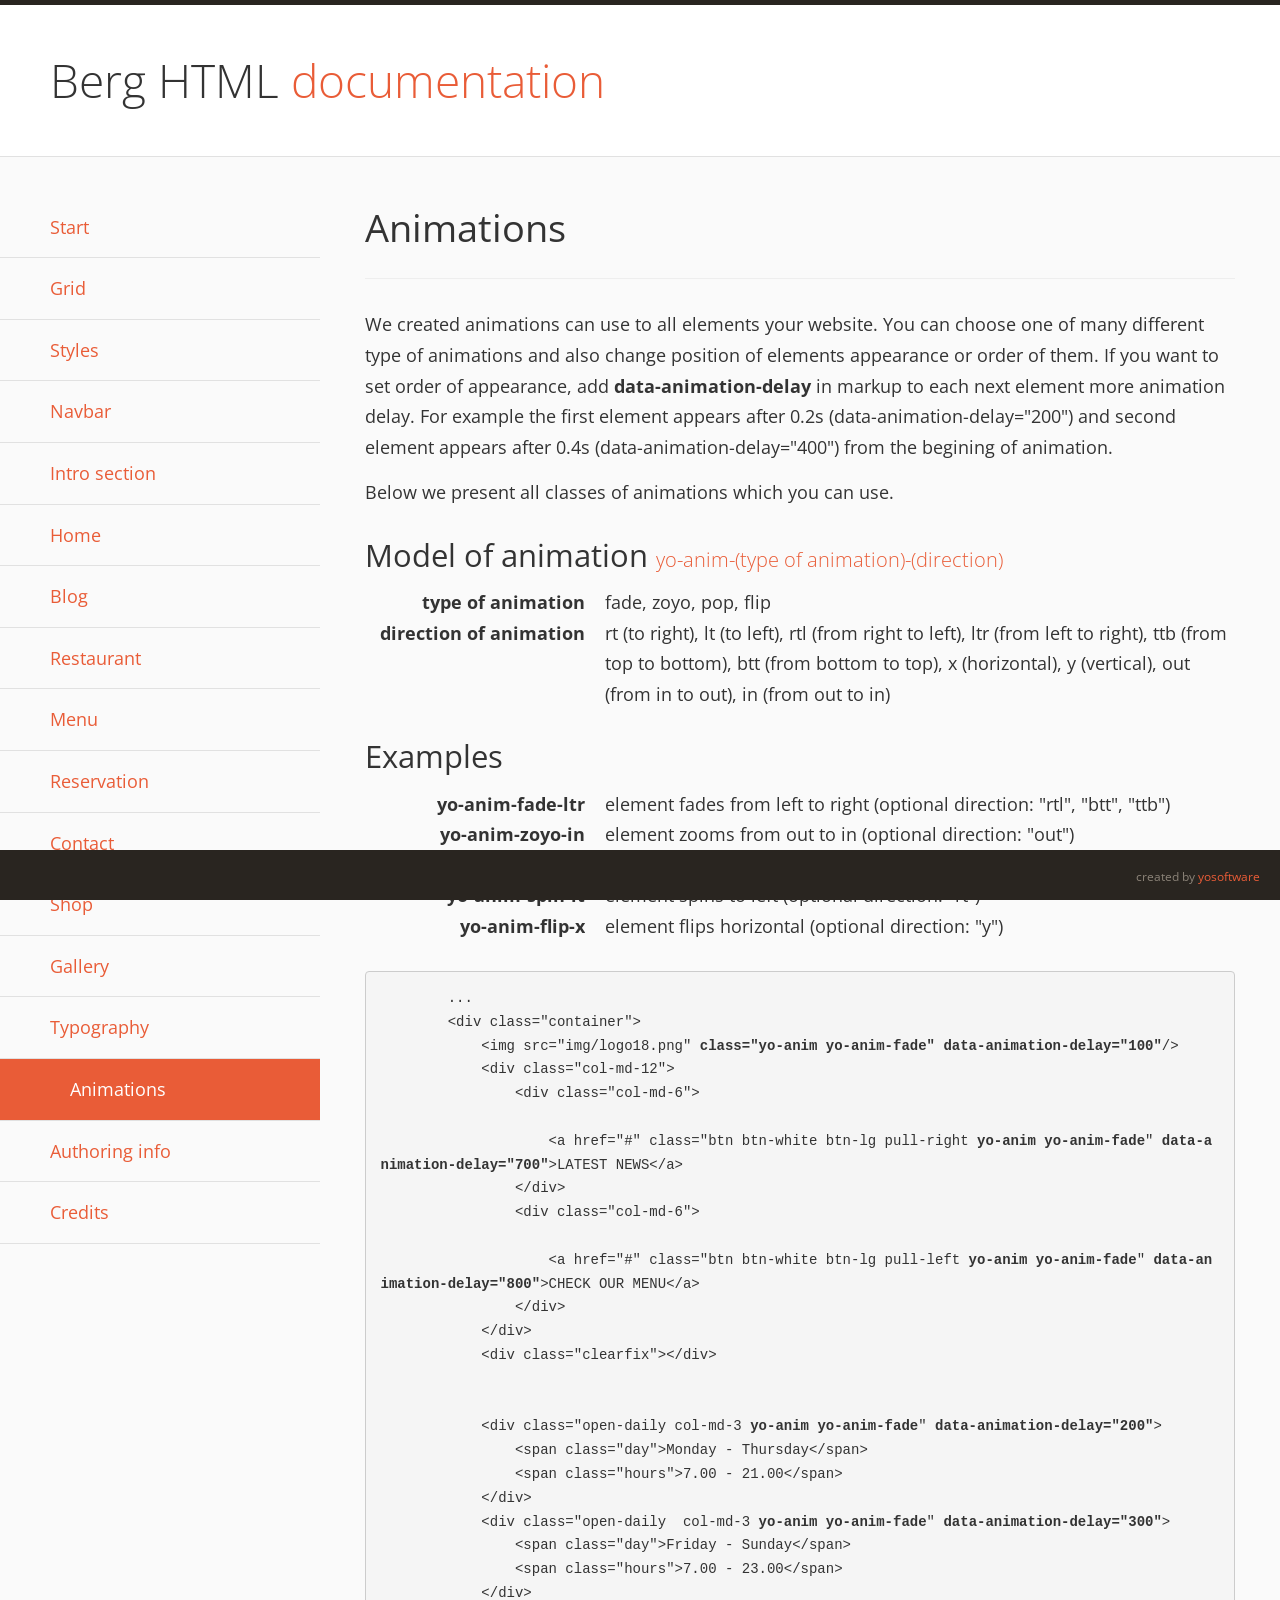
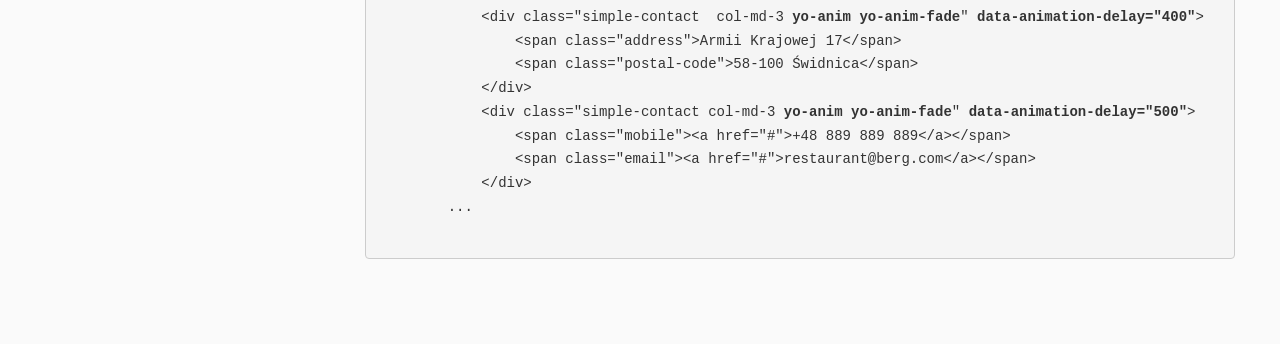
<file: WebContent/resources/documentation/animations.html>
<!DOCTYPE html>
<!--[if lt IE 7]>      <html class="no-js lt-ie9 lt-ie8 lt-ie7"> <![endif]-->
<!--[if IE 7]>         <html class="no-js lt-ie9 lt-ie8"> <![endif]-->
<!--[if IE 8]>         <html class="no-js lt-ie9"> <![endif]-->
<!--[if gt IE 8]><!--> <html class="no-js"> <!--<![endif]-->
    <head>
        <meta charset="utf-8">
        <meta http-equiv="X-UA-Compatible" content="IE=edge">
        <title>BergTheme Documentation</title>
        <meta name="description" content="">
        <meta name="viewport" content="width=device-width, initial-scale=1">


        <link rel="stylesheet" href="less/custom.css">
		<link href='http://fonts.googleapis.com/css?family=Open+Sans:400,300,600&amp;subset=latin,latin-ext' rel='stylesheet' type='text/css'>
		<script src="js/jquery-2.1.0.min.js"></script>
		<script src="js/modernizr-2.6.2.min.js"></script>
    </head>
    <body>
        <div class="wrapper">
            <div class="col-md-12">
                <section class="header">
                    <h1><span>Berg HTML</span> documentation</h1>

                </section>
            </div>

<div class="col-md-3">
	<ul class="docs-nav">
	
		<li>
			<a href="index.html" class="">Start</a>
		</li>
		<li>
			<a href="grid.html" class="">Grid</a>
		</li>
		<li>
			<a href="styles.html" class="">Styles</a>
		</li>
		<li>
			<a href="navbar.html" class="">Navbar</a>
		</li>
		<li>
			<a href="intro-section.html" class="">Intro section</a>
		</li>
		<li>
			<a href="home.html" class="">Home</a>
		</li>
		<li>
			<a href="blog.html" class="">Blog</a>
		</li>
		<li>
			<a href="restaurant.html" class="">Restaurant</a>
		</li>
		<li>
			<a href="menu.html" class="">Menu</a>
		</li>
		<li>
			<a href="reservation.html" class="">Reservation</a>
		</li>
		<li>
			<a href="contact.html" class="">Contact</a>
		</li>
		<li>
			<a href="shop.html" class="">Shop</a>
		</li>
		<li>
			<a href="gallery.html" class="">Gallery</a>
		</li>
		<li>
			<a href="typography.html" class="">Typography</a>
		</li>
		<li>
			<a href="animations.html" class="active">Animations</a>
		</li>
		<li>
			<a href="authoring_info.html" class="-info">Authoring info</a>
		</li>					
		<li>
			<a href="credits.html" class="">Credits</a>
		</li>
	</ul>
</div>

<div class="col-md-9">
	<section class="main-content">
		<h2>Animations</h2>
		<hr/>

		<p>We created animations can use to all elements your website. You can choose one of many different type of animations and also change position of elements appearance or order of them. If you want to set order of appearance, add <strong>data-animation-delay</strong> in markup to each next element more animation delay. For example the first element appears after 0.2s (data-animation-delay="200") and second element appears after 0.4s (data-animation-delay="400") from the begining of animation.</p>
		<p>Below we present all classes of animations which you can use.</p>
		<h3>Model of animation <small>yo-anim-(type of animation)-(direction)</small></h3>

		<dl class="dl-horizontal">
			<dt>type of animation
				<dd>fade, zoyo, pop, flip 	
				</dd>
			</dt>
			<dt>direction of animation
			 <dd>rt (to right), lt (to left), rtl (from right to left), ltr (from left to right), ttb (from top to bottom), btt (from bottom to top), x (horizontal), y (vertical), out (from in to out), in (from out to in) </dd>
			</dt>
		</dl>
		<h3>Examples</h3>
		<dl class="dl-horizontal">
			<dt>yo-anim-fade-ltr 
				<dd>element fades from left to right (optional direction: "rtl", "btt", "ttb")</dd>
			</dt>
			<dt>yo-anim-zoyo-in
				<dd>element zooms from out to in (optional direction: "out")</dd>
			</dt>
			<dt>yo-anim-pop-out
				<dd>element pops from in to out</dd>
			</dt>
			<dt>yo-anim-spin-lt
				<dd>element spins to left (optional direction: "rt")</dd>
			</dt>
			<dt>yo-anim-flip-x
				<dd>element flips horizontal (optional direction: "y")</dd>
			</dt>
		</dl>

		<pre>
		...
		&lt;div class="container"&gt;
			&lt;img src="img/logo18.png" <strong>class="yo-anim yo-anim-fade" data-animation-delay="100"</strong>/&gt;
			&lt;div class="col-md-12"&gt;
				&lt;div class="col-md-6"&gt;

					&lt;a href="#" class="btn btn-white btn-lg pull-right <strong>yo-anim yo-anim-fade</strong>" <strong>data-animation-delay="700"</strong>&gt;LATEST NEWS&lt;/a&gt;
				&lt;/div&gt;
				&lt;div class="col-md-6"&gt;

					&lt;a href="#" class="btn btn-white btn-lg pull-left <strong>yo-anim yo-anim-fade</strong>" <strong>data-animation-delay="800"</strong>&gt;CHECK OUR MENU&lt;/a&gt;
				&lt;/div&gt;
			&lt;/div&gt;
			&lt;div class="clearfix"&gt;&lt;/div&gt;


			&lt;div class="open-daily col-md-3 <strong>yo-anim yo-anim-fade</strong>" <strong>data-animation-delay="200"</strong>&gt;
				&lt;span class="day"&gt;Monday - Thursday&lt;/span&gt;
				&lt;span class="hours"&gt;7.00 - 21.00&lt;/span&gt;
			&lt;/div&gt;
			&lt;div class="open-daily  col-md-3 <strong>yo-anim yo-anim-fade</strong>" <strong>data-animation-delay="300"</strong>&gt;
				&lt;span class="day"&gt;Friday - Sunday&lt;/span&gt;
				&lt;span class="hours"&gt;7.00 - 23.00&lt;/span&gt;
			&lt;/div&gt;
			&lt;div class="simple-contact  col-md-3 <strong>yo-anim yo-anim-fade</strong>" <strong>data-animation-delay="400"</strong>&gt;
				&lt;span class="address"&gt;Armii Krajowej 17&lt;/span&gt;
				&lt;span class="postal-code"&gt;58-100 Świdnica&lt;/span&gt;
			&lt;/div&gt;
			&lt;div class="simple-contact col-md-3 <strong>yo-anim yo-anim-fade</strong>" <strong>data-animation-delay="500"</strong>&gt;
				&lt;span class="mobile"&gt;&lt;a href="#"&gt;+48 889 889 889&lt;/a&gt;&lt;/span&gt;
				&lt;span class="email"&gt;&lt;a href="#"&gt;restaurant@berg.com&lt;/a&gt;&lt;/span&gt;
			&lt;/div&gt;
		...
		</pre>
	</section>
</div>
<section class="footer">
	created by <a href="http://yosoftware.com">yosoftware</a>
</section>
</file>
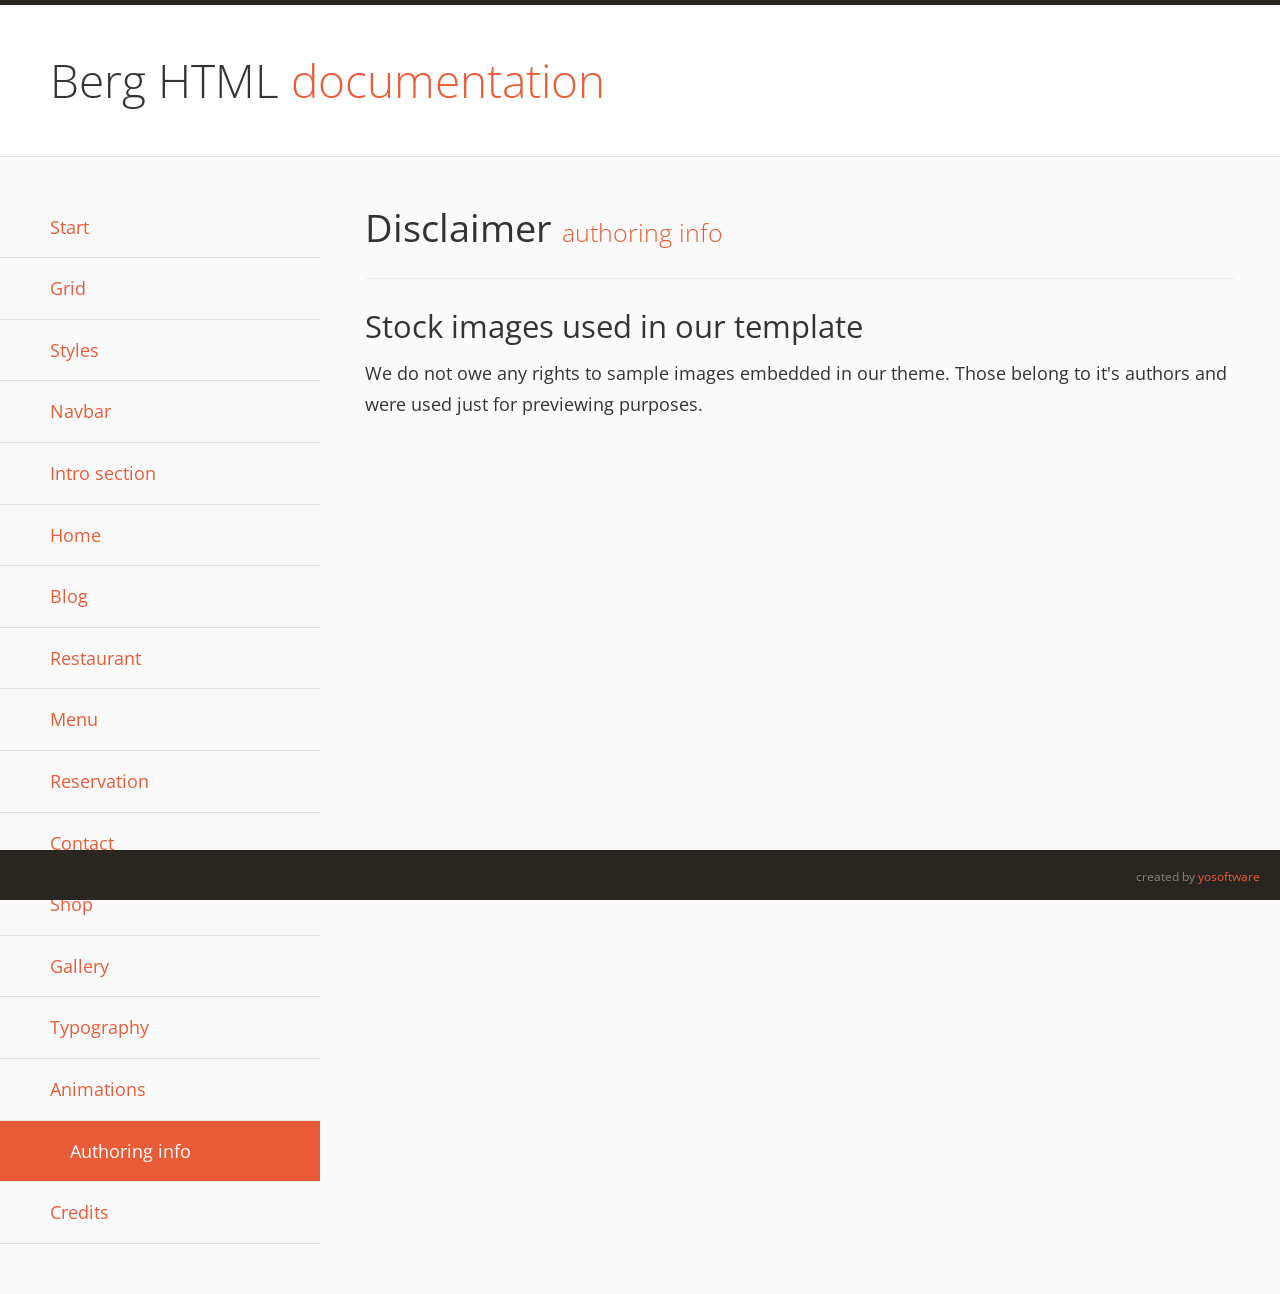
<file: WebContent/resources/documentation/authoring_info.html>
<!DOCTYPE html>
<!--[if lt IE 7]>      <html class="no-js lt-ie9 lt-ie8 lt-ie7"> <![endif]-->
<!--[if IE 7]>         <html class="no-js lt-ie9 lt-ie8"> <![endif]-->
<!--[if IE 8]>         <html class="no-js lt-ie9"> <![endif]-->
<!--[if gt IE 8]><!--> <html class="no-js"> <!--<![endif]-->
    <head>
        <meta charset="utf-8">
        <meta http-equiv="X-UA-Compatible" content="IE=edge">
        <title>BergTheme Documentation</title>
        <meta name="description" content="">
        <meta name="viewport" content="width=device-width, initial-scale=1">


        <link rel="stylesheet" href="less/custom.css">
		<link href='http://fonts.googleapis.com/css?family=Open+Sans:400,300,600&amp;subset=latin,latin-ext' rel='stylesheet' type='text/css'>
		<script src="js/jquery-2.1.0.min.js"></script>
		<script src="js/modernizr-2.6.2.min.js"></script>
    </head>
    <body>
        <div class="wrapper">
            <div class="col-md-12">
                <section class="header">
                    <h1><span>Berg HTML</span> documentation</h1>

                </section>
            </div>

<div class="col-md-3">
	<ul class="docs-nav">
	
		<li>
			<a href="index.html" class="">Start</a>
		</li>
		<li>
			<a href="grid.html" class="">Grid</a>
		</li>
		<li>
			<a href="styles.html" class="">Styles</a>
		</li>
		<li>
			<a href="navbar.html" class="">Navbar</a>
		</li>
		<li>
			<a href="intro-section.html" class="">Intro section</a>
		</li>
		<li>
			<a href="home.html" class="">Home</a>
		</li>
		<li>
			<a href="blog.html" class="">Blog</a>
		</li>
		<li>
			<a href="restaurant.html" class="">Restaurant</a>
		</li>
		<li>
			<a href="menu.html" class="">Menu</a>
		</li>
		<li>
			<a href="reservation.html" class="">Reservation</a>
		</li>
		<li>
			<a href="contact.html" class="">Contact</a>
		</li>
		<li>
			<a href="shop.html" class="">Shop</a>
		</li>
		<li>
			<a href="gallery.html" class="">Gallery</a>
		</li>
		<li>
			<a href="typography.html" class="">Typography</a>
		</li>
		<li>
			<a href="animations.html" class="">Animations</a>
		</li>
		<li>
			<a href="authoring_info.html" class="active">Authoring info</a>
		</li>					
		<li>
			<a href="credits.html" class="">Credits</a>
		</li>
	</ul>
</div>
<div class="col-md-9">
	<section class="main-content">
		<h2>Disclaimer <small>authoring info </small></h2>
		<hr/>
		<h3>Stock images used in our template</h3>
		<p>We do not owe any rights to sample images embedded in our theme. Those belong to it's authors and were used just for previewing purposes.</p>
	</section>
</div>			
<section class="footer">
	created by <a href="http://yosoftware.com">yosoftware</a>
</section>
</file>
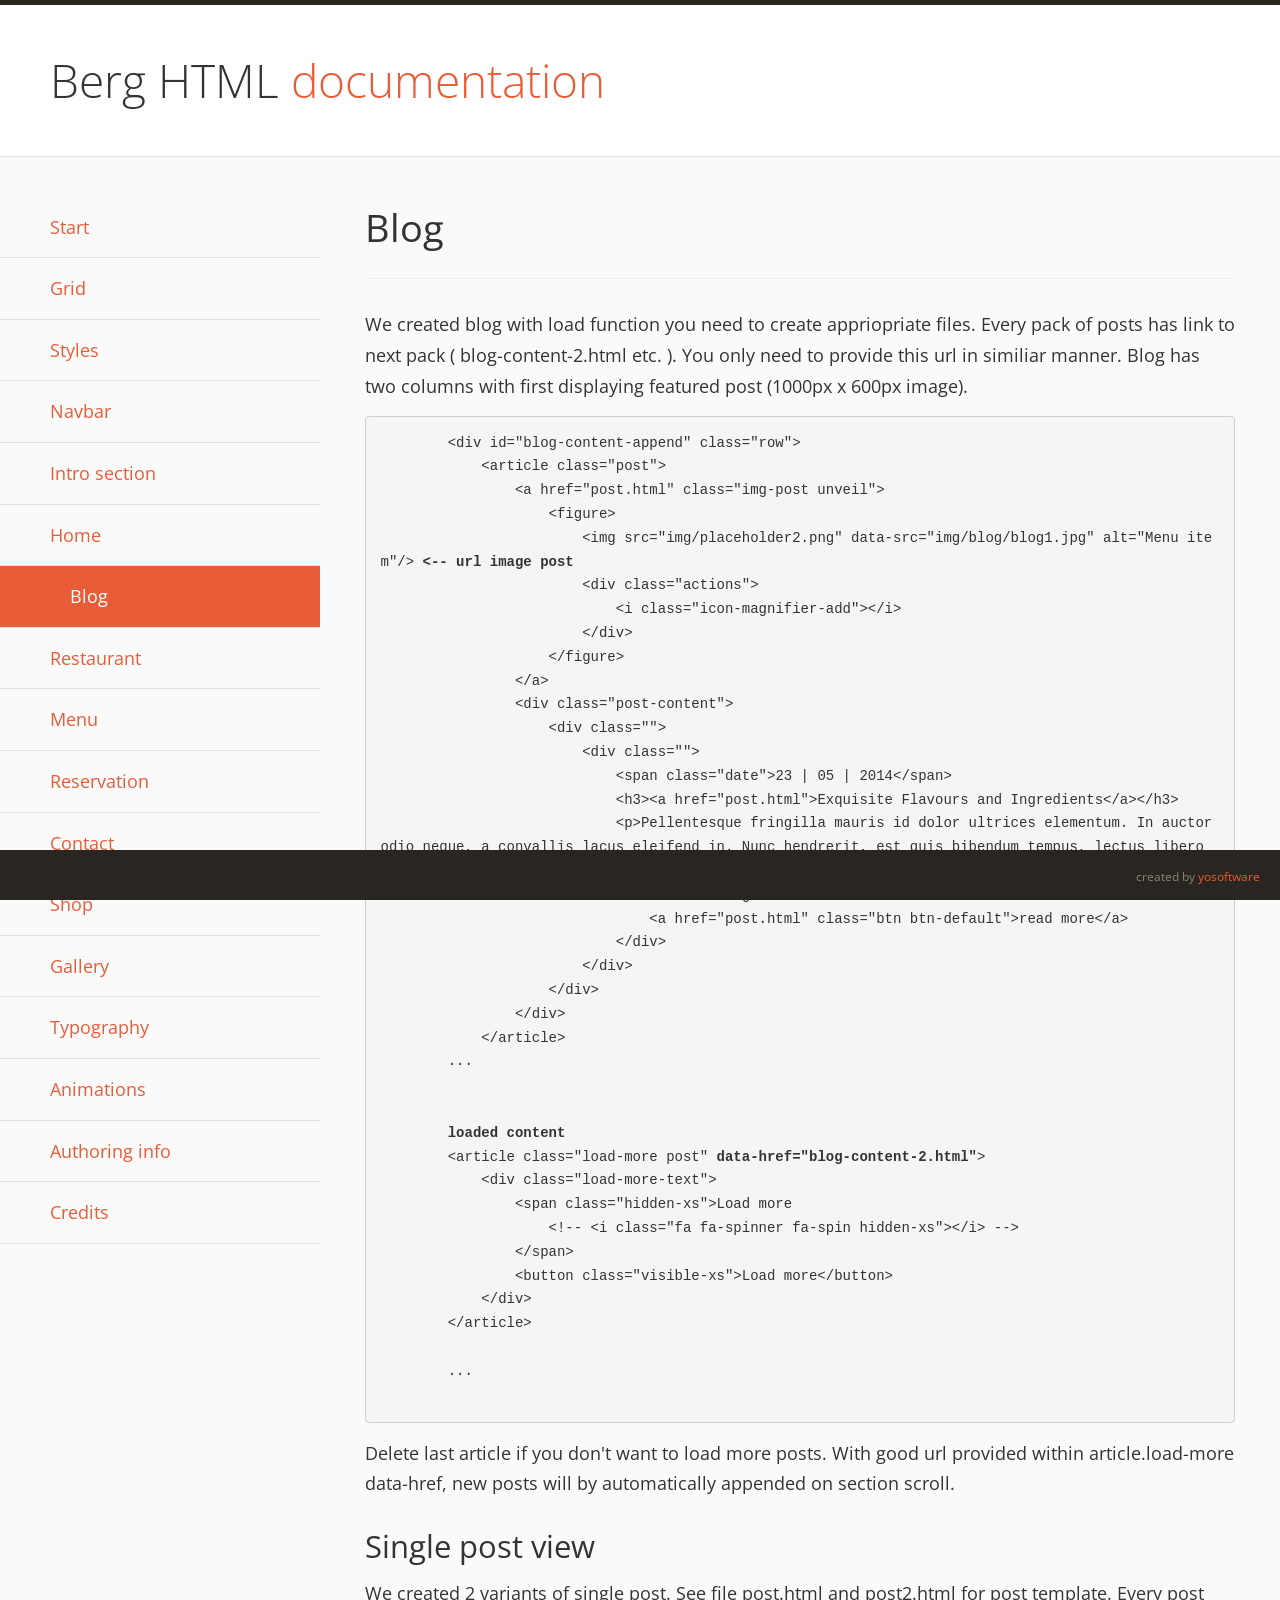
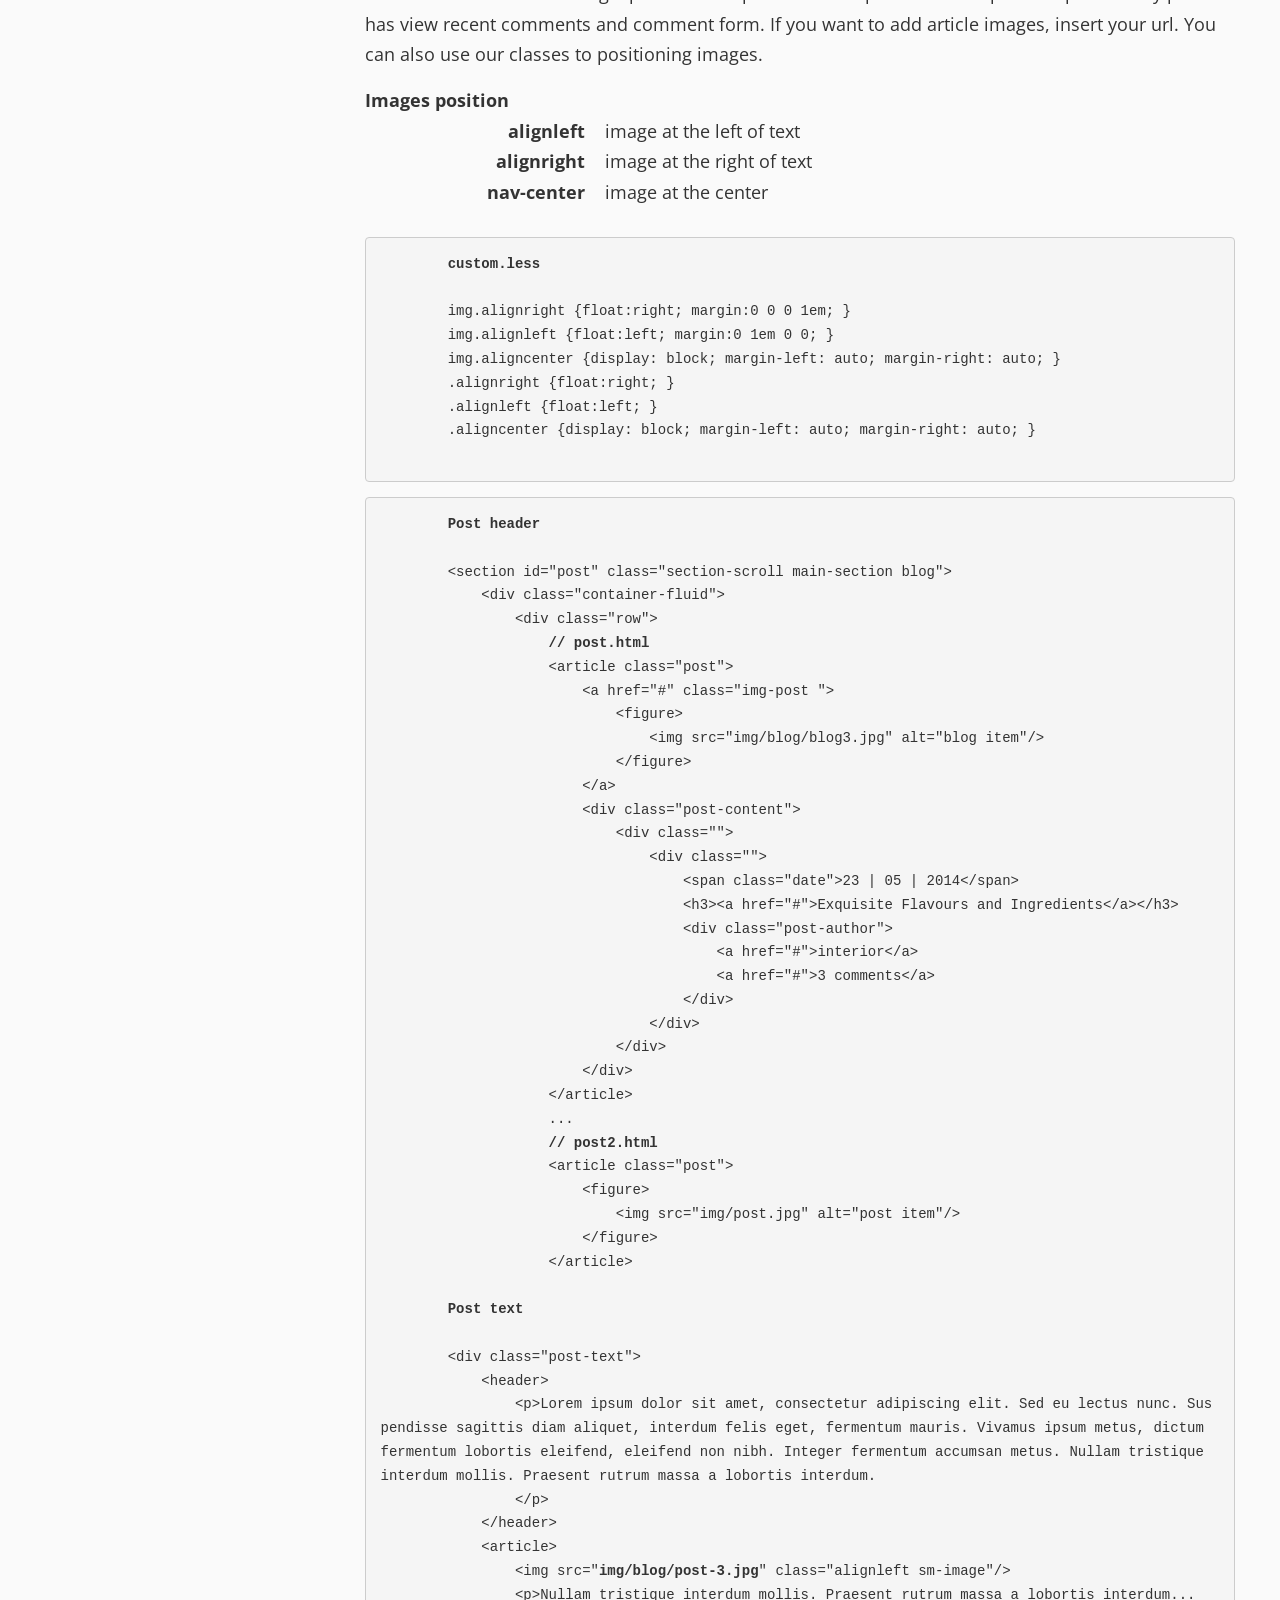
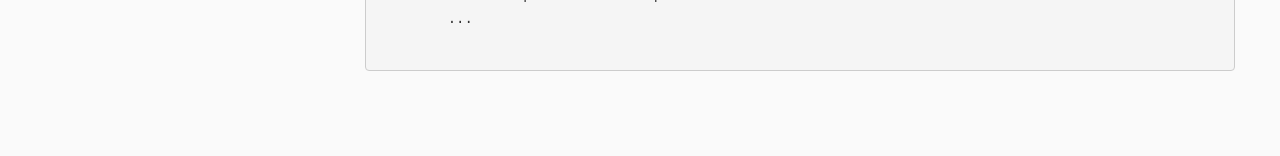
<file: WebContent/resources/documentation/blog.html>
<!DOCTYPE html>
<!--[if lt IE 7]>      <html class="no-js lt-ie9 lt-ie8 lt-ie7"> <![endif]-->
<!--[if IE 7]>         <html class="no-js lt-ie9 lt-ie8"> <![endif]-->
<!--[if IE 8]>         <html class="no-js lt-ie9"> <![endif]-->
<!--[if gt IE 8]><!--> <html class="no-js"> <!--<![endif]-->
    <head>
        <meta charset="utf-8">
        <meta http-equiv="X-UA-Compatible" content="IE=edge">
        <title>BergTheme Documentation</title>
        <meta name="description" content="">
        <meta name="viewport" content="width=device-width, initial-scale=1">


        <link rel="stylesheet" href="less/custom.css">
		<link href='http://fonts.googleapis.com/css?family=Open+Sans:400,300,600&amp;subset=latin,latin-ext' rel='stylesheet' type='text/css'>
		<script src="js/jquery-2.1.0.min.js"></script>
		<script src="js/modernizr-2.6.2.min.js"></script>
    </head>
    <body>
        <div class="wrapper">
            <div class="col-md-12">
                <section class="header">
                    <h1><span>Berg HTML</span> documentation</h1>

                </section>
            </div>

<div class="col-md-3">
	<ul class="docs-nav">
	
		<li>
			<a href="index.html" class="">Start</a>
		</li>
		<li>
			<a href="grid.html" class="">Grid</a>
		</li>
		<li>
			<a href="styles.html" class="">Styles</a>
		</li>
		<li>
			<a href="navbar.html" class="">Navbar</a>
		</li>
		<li>
			<a href="intro-section.html" class="">Intro section</a>
		</li>
		<li>
			<a href="home.html" class="">Home</a>
		</li>
		<li>
			<a href="blog.html" class="active">Blog</a>
		</li>
		<li>
			<a href="restaurant.html" class="">Restaurant</a>
		</li>
		<li>
			<a href="menu.html" class="">Menu</a>
		</li>
		<li>
			<a href="reservation.html" class="">Reservation</a>
		</li>
		<li>
			<a href="contact.html" class="">Contact</a>
		</li>
		<li>
			<a href="shop.html" class="">Shop</a>
		</li>
		<li>
			<a href="gallery.html" class="">Gallery</a>
		</li>
		<li>
			<a href="typography.html" class="">Typography</a>
		</li>
		<li>
			<a href="animations.html" class="">Animations</a>
		</li>
		<li>
			<a href="authoring_info.html" class="-info">Authoring info</a>
		</li>					
		<li>
			<a href="credits.html" class="">Credits</a>
		</li>
	</ul>
</div>
<div class="col-md-9">
	<section class="main-content">
		<h2>Blog</h2>
		<hr/>
		<p>
		We created blog with load function you need to create appriopriate files. Every pack of posts has link to next pack ( blog-content-2.html etc. ). You only need to provide this url in similiar manner. Blog has two columns with first displaying featured post (1000px x 600px image).
		</p>

		<pre>
		&lt;div id="blog-content-append" class="row"&gt;
			&lt;article class="post"&gt;
				&lt;a href="post.html" class="img-post unveil"&gt;
					&lt;figure&gt;
						&lt;img src="img/placeholder2.png" data-src="img/blog/blog1.jpg" alt="Menu item"/&gt; <strong><-- url image post</strong>
						&lt;div class="actions"&gt;
							&lt;i class="icon-magnifier-add"&gt;&lt;/i&gt;
						&lt;/div&gt;
					&lt;/figure&gt;
				&lt;/a&gt;
				&lt;div class="post-content"&gt;
					&lt;div class=""&gt;
						&lt;div class=""&gt; 
							&lt;span class="date"&gt;23 | 05 | 2014&lt;/span&gt;
							&lt;h3&gt;&lt;a href="post.html"&gt;Exquisite Flavours and Ingredients&lt;/a&gt;&lt;/h3&gt;
							&lt;p&gt;Pellentesque fringilla mauris id dolor ultrices elementum. In auctor odio neque, a convallis lacus eleifend in. Nunc hendrerit, est quis bibendum tempus, lectus libero ullamcorper purus, ac ultricies magna enim id eros.&lt;/p&gt; <strong> <-- short post text</strong> 
							&lt;div class="blog-button"&gt; 
								&lt;a href="post.html" class="btn btn-default"&gt;read more&lt;/a&gt;
							&lt;/div&gt; 
						&lt;/div&gt;
					&lt;/div&gt;
				&lt;/div&gt;
			&lt;/article&gt;
		...


		<strong>loaded content</strong>
		&lt;article class="load-more post" <strong>data-href="blog-content-2.html"</strong>&gt;
			&lt;div class="load-more-text"&gt;
				&lt;span class="hidden-xs"&gt;Load more
					&lt;!-- &lt;i class="fa fa-spinner fa-spin hidden-xs"&gt;&lt;/i&gt; --&gt;
				&lt;/span&gt;
				&lt;button class="visible-xs"&gt;Load more&lt;/button&gt;
			&lt;/div&gt;
		&lt;/article&gt;

		...
		</pre>
		<p>Delete last article if you don't want to load more posts. With good url provided within article.load-more data-href, new posts will by automatically appended on section scroll.
		</p>


		<h3>Single post view</h3>
		<p>We created 2 variants of single post. See file post.html and post2.html for post template. Every post has view recent comments and comment form. If you want to add article images, insert your url. You can also use our classes to positioning images.</p>

		<strong>Images position</strong>
		<dl class="dl-horizontal">
			<dt>
				alignleft <dd>image at the left of text</dd>
			</dt>
			<dt>
				alignright <dd>image at the right of text </dd>
			</dt>
			<dt>
				nav-center <dd>image at the center </dd>
			</dt>
		</dl>
		<pre>
		<strong>custom.less</strong>

		img.alignright {float:right; margin:0 0 0 1em; }
		img.alignleft {float:left; margin:0 1em 0 0; }
		img.aligncenter {display: block; margin-left: auto; margin-right: auto; }
		.alignright {float:right; }
		.alignleft {float:left; }
		.aligncenter {display: block; margin-left: auto; margin-right: auto; }
		</pre>

		<pre>
		<strong>Post header</strong>

		&lt;section id="post" class="section-scroll main-section blog"&gt;
			&lt;div class="container-fluid"&gt;
				&lt;div class="row"&gt;
					<strong>// post.html</strong>
					&lt;article class="post"&gt;
						&lt;a href="#" class="img-post "&gt;
							&lt;figure&gt;
								&lt;img src="img/blog/blog3.jpg" alt="blog item"/&gt;
							&lt;/figure&gt;
						&lt;/a&gt;
						&lt;div class="post-content"&gt;
							&lt;div class=""&gt;
								&lt;div class=""&gt; 
									&lt;span class="date"&gt;23 | 05 | 2014&lt;/span&gt;
									&lt;h3&gt;&lt;a href="#"&gt;Exquisite Flavours and Ingredients&lt;/a&gt;&lt;/h3&gt;
									&lt;div class="post-author"&gt;
										&lt;a href="#"&gt;interior&lt;/a&gt;
										&lt;a href="#"&gt;3 comments&lt;/a&gt;
									&lt;/div&gt;
								&lt;/div&gt;
							&lt;/div&gt;
						&lt;/div&gt;
					&lt;/article&gt;
					...
					<strong>// post2.html</strong>
					&lt;article class="post"&gt; 
						&lt;figure&gt;
							&lt;img src="img/post.jpg" alt="post item"/&gt;
						&lt;/figure&gt;
					&lt;/article&gt;

		<strong>Post text</strong>

		&lt;div class="post-text"&gt;
			&lt;header&gt;
				&lt;p&gt;Lorem ipsum dolor sit amet, consectetur adipiscing elit. Sed eu lectus nunc. Suspendisse sagittis diam aliquet, interdum felis eget, fermentum mauris. Vivamus ipsum metus, dictum fermentum lobortis eleifend, eleifend non nibh. Integer fermentum accumsan metus. Nullam tristique interdum mollis. Praesent rutrum massa a lobortis interdum.
				&lt;/p&gt;
			&lt;/header&gt;
			&lt;article&gt;
				&lt;img src="<strong>img/blog/post-3.jpg</strong>" class="alignleft sm-image"/&gt;
				&lt;p&gt;Nullam tristique interdum mollis. Praesent rutrum massa a lobortis interdum...
		...
		</pre>
	</section>
</div>
<section class="footer">
	created by <a href="http://yosoftware.com">yosoftware</a>
</section>
</file>
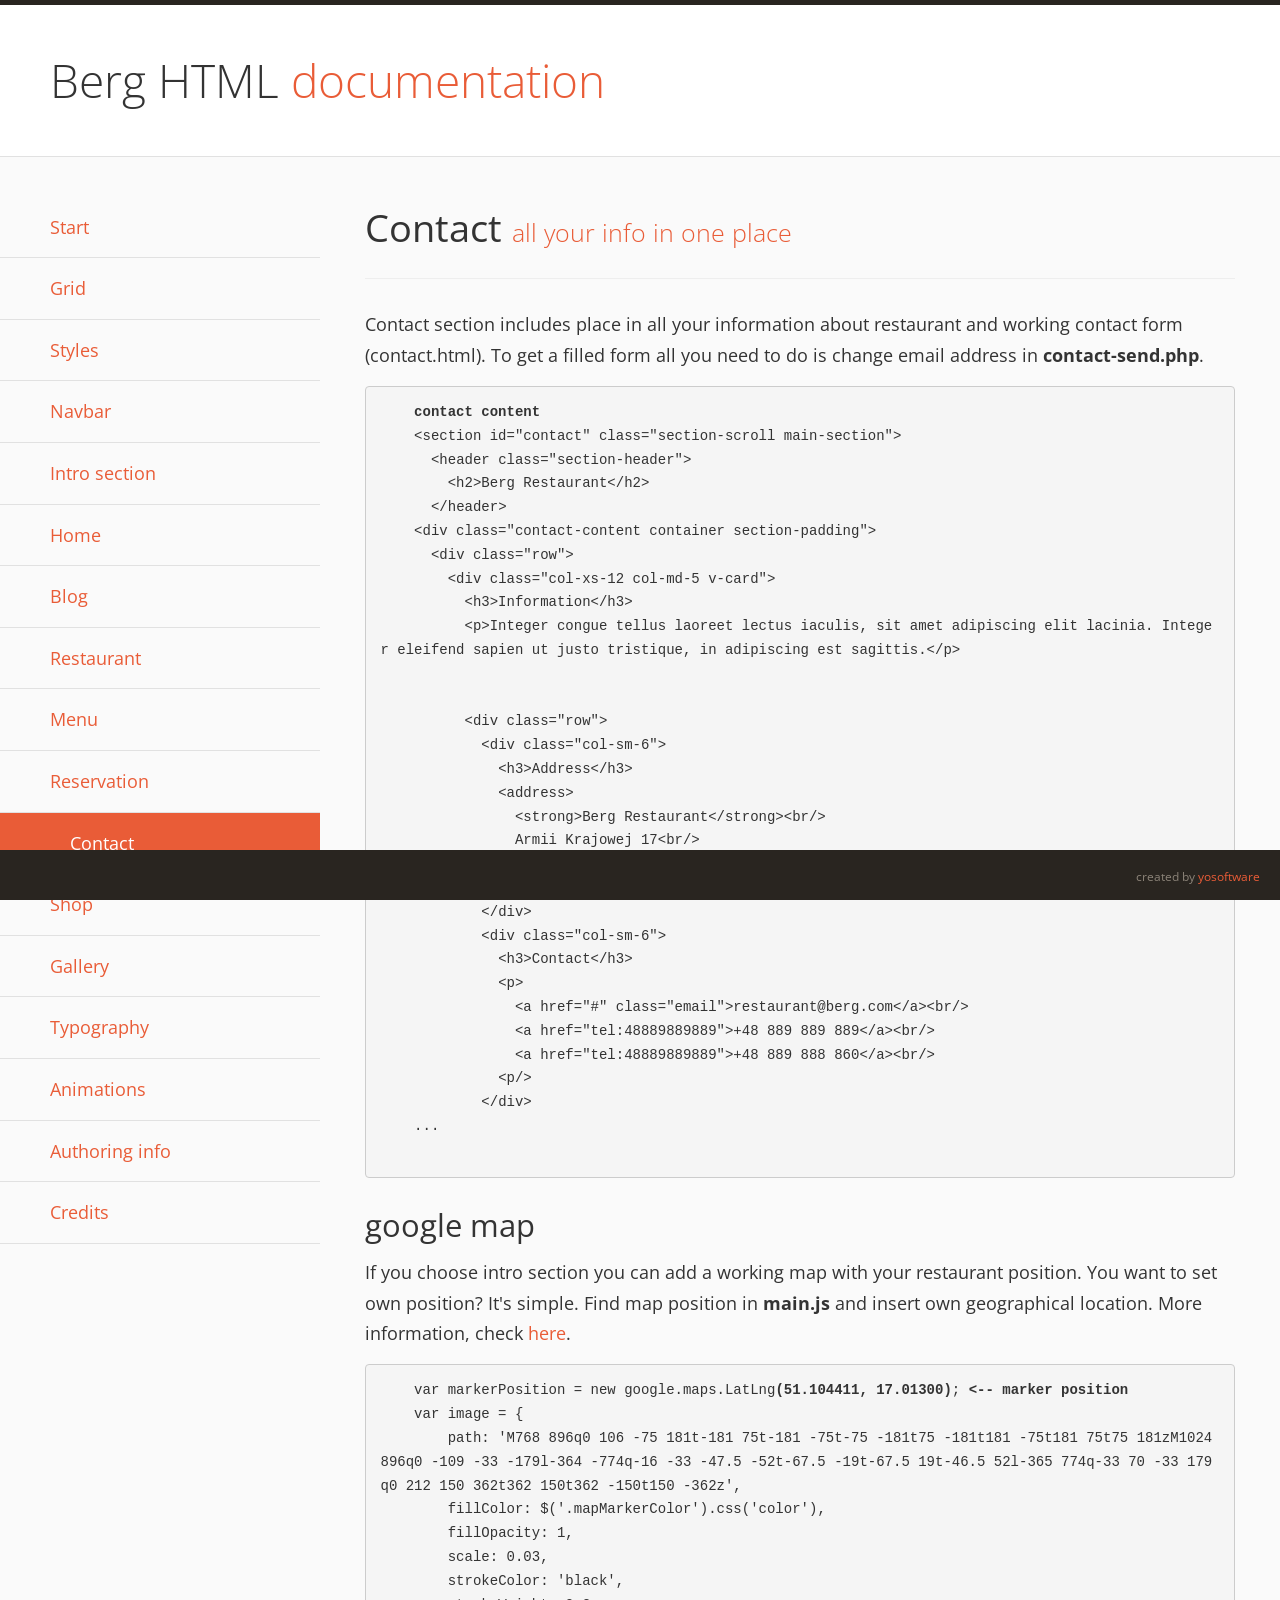
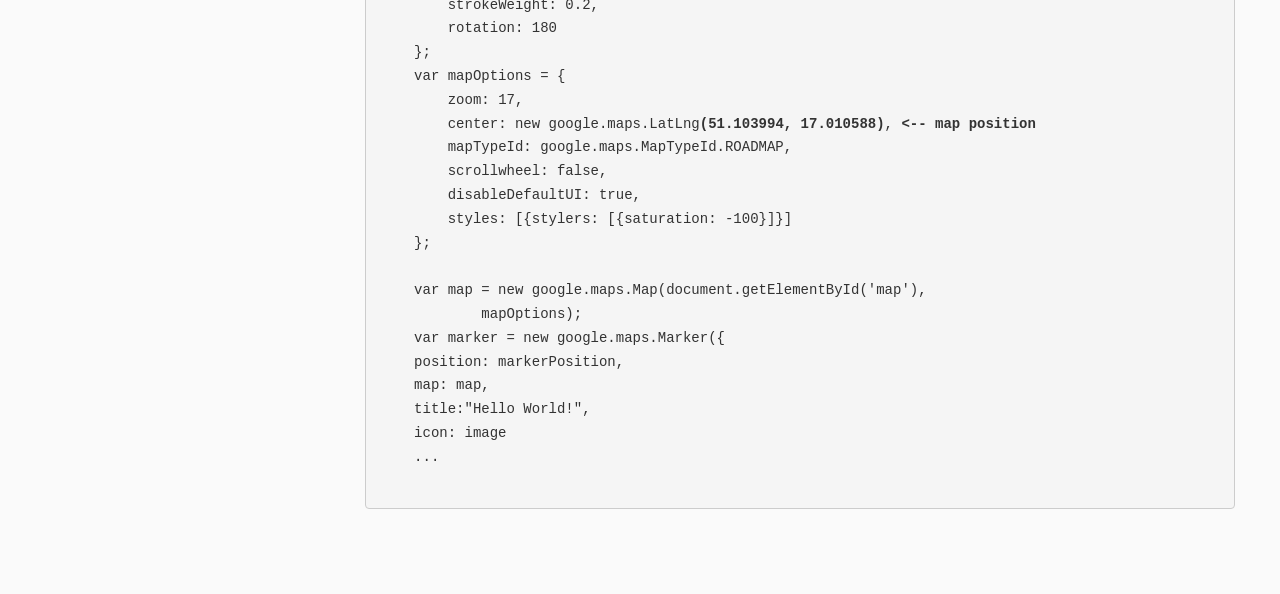
<file: WebContent/resources/documentation/contact.html>
<!DOCTYPE html>
<!--[if lt IE 7]>      <html class="no-js lt-ie9 lt-ie8 lt-ie7"> <![endif]-->
<!--[if IE 7]>         <html class="no-js lt-ie9 lt-ie8"> <![endif]-->
<!--[if IE 8]>         <html class="no-js lt-ie9"> <![endif]-->
<!--[if gt IE 8]><!--> <html class="no-js"> <!--<![endif]-->
    <head>
        <meta charset="utf-8">
        <meta http-equiv="X-UA-Compatible" content="IE=edge">
        <title>BergTheme Documentation</title>
        <meta name="description" content="">
        <meta name="viewport" content="width=device-width, initial-scale=1">


        <link rel="stylesheet" href="less/custom.css">
		<link href='http://fonts.googleapis.com/css?family=Open+Sans:400,300,600&amp;subset=latin,latin-ext' rel='stylesheet' type='text/css'>
		<script src="js/jquery-2.1.0.min.js"></script>
		<script src="js/modernizr-2.6.2.min.js"></script>
    </head>
    <body>
        <div class="wrapper">
            <div class="col-md-12">
                <section class="header">
                    <h1><span>Berg HTML</span> documentation</h1>

                </section>
            </div>

<div class="col-md-3">
	<ul class="docs-nav">
	
		<li>
			<a href="index.html" class="">Start</a>
		</li>
		<li>
			<a href="grid.html" class="">Grid</a>
		</li>
		<li>
			<a href="styles.html" class="">Styles</a>
		</li>
		<li>
			<a href="navbar.html" class="">Navbar</a>
		</li>
		<li>
			<a href="intro-section.html" class="">Intro section</a>
		</li>
		<li>
			<a href="home.html" class="">Home</a>
		</li>
		<li>
			<a href="blog.html" class="">Blog</a>
		</li>
		<li>
			<a href="restaurant.html" class="">Restaurant</a>
		</li>
		<li>
			<a href="menu.html" class="">Menu</a>
		</li>
		<li>
			<a href="reservation.html" class="">Reservation</a>
		</li>
		<li>
			<a href="contact.html" class="active">Contact</a>
		</li>
		<li>
			<a href="shop.html" class="">Shop</a>
		</li>
		<li>
			<a href="gallery.html" class="">Gallery</a>
		</li>
		<li>
			<a href="typography.html" class="">Typography</a>
		</li>
		<li>
			<a href="animations.html" class="">Animations</a>
		</li>
		<li>
			<a href="authoring_info.html" class="-info">Authoring info</a>
		</li>					
		<li>
			<a href="credits.html" class="">Credits</a>
		</li>
	</ul>
</div>
<div class="col-md-9">
  <section class="main-content">
    <h2>Contact <small> all your info in one place</small></h2>
    <hr>

    <p>
    Contact section includes place in all your information about restaurant and working contact form (contact.html). To get a filled form all you need to do is change email address in <strong>contact-send.php</strong>.
    </p>

    <pre>
    <strong>contact content</strong>
    &lt;section id="contact" class="section-scroll main-section"&gt;
      &lt;header class="section-header"&gt;
        &lt;h2&gt;Berg Restaurant&lt;/h2&gt;
      &lt;/header&gt; 
    &lt;div class="contact-content container section-padding"&gt;
      &lt;div class="row"&gt;
        &lt;div class="col-xs-12 col-md-5 v-card"&gt;
          &lt;h3&gt;Information&lt;/h3&gt;
          &lt;p&gt;Integer congue tellus laoreet lectus iaculis, sit amet adipiscing elit lacinia. Integer eleifend sapien ut justo tristique, in adipiscing est sagittis.&lt;/p&gt;


          &lt;div class="row"&gt;
            &lt;div class="col-sm-6"&gt;
              &lt;h3&gt;Address&lt;/h3&gt;
              &lt;address&gt;
                &lt;strong&gt;Berg Restaurant&lt;/strong&gt;&lt;br/&gt;
                Armii Krajowej 17&lt;br/&gt;
                58-100 Świdnica&lt;br/&gt;
              &lt;/address&gt;
            &lt;/div&gt;
            &lt;div class="col-sm-6"&gt;
              &lt;h3&gt;Contact&lt;/h3&gt;
              &lt;p&gt;
                &lt;a href="#" class="email"&gt;restaurant@berg.com&lt;/a&gt;&lt;br/&gt;
                &lt;a href="tel:48889889889"&gt;+48 889 889 889&lt;/a&gt;&lt;br/&gt;
                &lt;a href="tel:48889889889"&gt;+48 889 888 860&lt;/a&gt;&lt;br/&gt;
              &lt;p/&gt;
            &lt;/div&gt;
    ...
    </pre>
    <h3>google map</h3>
    <p>
    If you choose intro section you can add a working map with your restaurant position. You want to set own position? It's simple. Find map position in <strong>main.js</strong> and insert own geographical location. More information, check <a href="https://developers.google.com/maps/documentation">here</a>.
    </p>
    <pre>
    var markerPosition = new google.maps.LatLng<strong>(51.104411, 17.01300)</strong>; <strong><-- marker position</strong>
    var image = {
        path: 'M768 896q0 106 -75 181t-181 75t-181 -75t-75 -181t75 -181t181 -75t181 75t75 181zM1024 896q0 -109 -33 -179l-364 -774q-16 -33 -47.5 -52t-67.5 -19t-67.5 19t-46.5 52l-365 774q-33 70 -33 179q0 212 150 362t362 150t362 -150t150 -362z',
        fillColor: $('.mapMarkerColor').css('color'),
        fillOpacity: 1,
        scale: 0.03,
        strokeColor: 'black',
        strokeWeight: 0.2,
        rotation: 180
    };
    var mapOptions = {
        zoom: 17,
        center: new google.maps.LatLng<strong>(51.103994, 17.010588)</strong>, <strong><-- map position</strong>
        mapTypeId: google.maps.MapTypeId.ROADMAP,
        scrollwheel: false,
        disableDefaultUI: true,
        styles: [{stylers: [{saturation: -100}]}]
    };

    var map = new google.maps.Map(document.getElementById('map'),
            mapOptions);
    var marker = new google.maps.Marker({
    position: markerPosition,
    map: map,
    title:"Hello World!",
    icon: image
    ...
    </pre>
  </section>
</div>

<section class="footer">
	created by <a href="http://yosoftware.com">yosoftware</a>
</section>
</file>
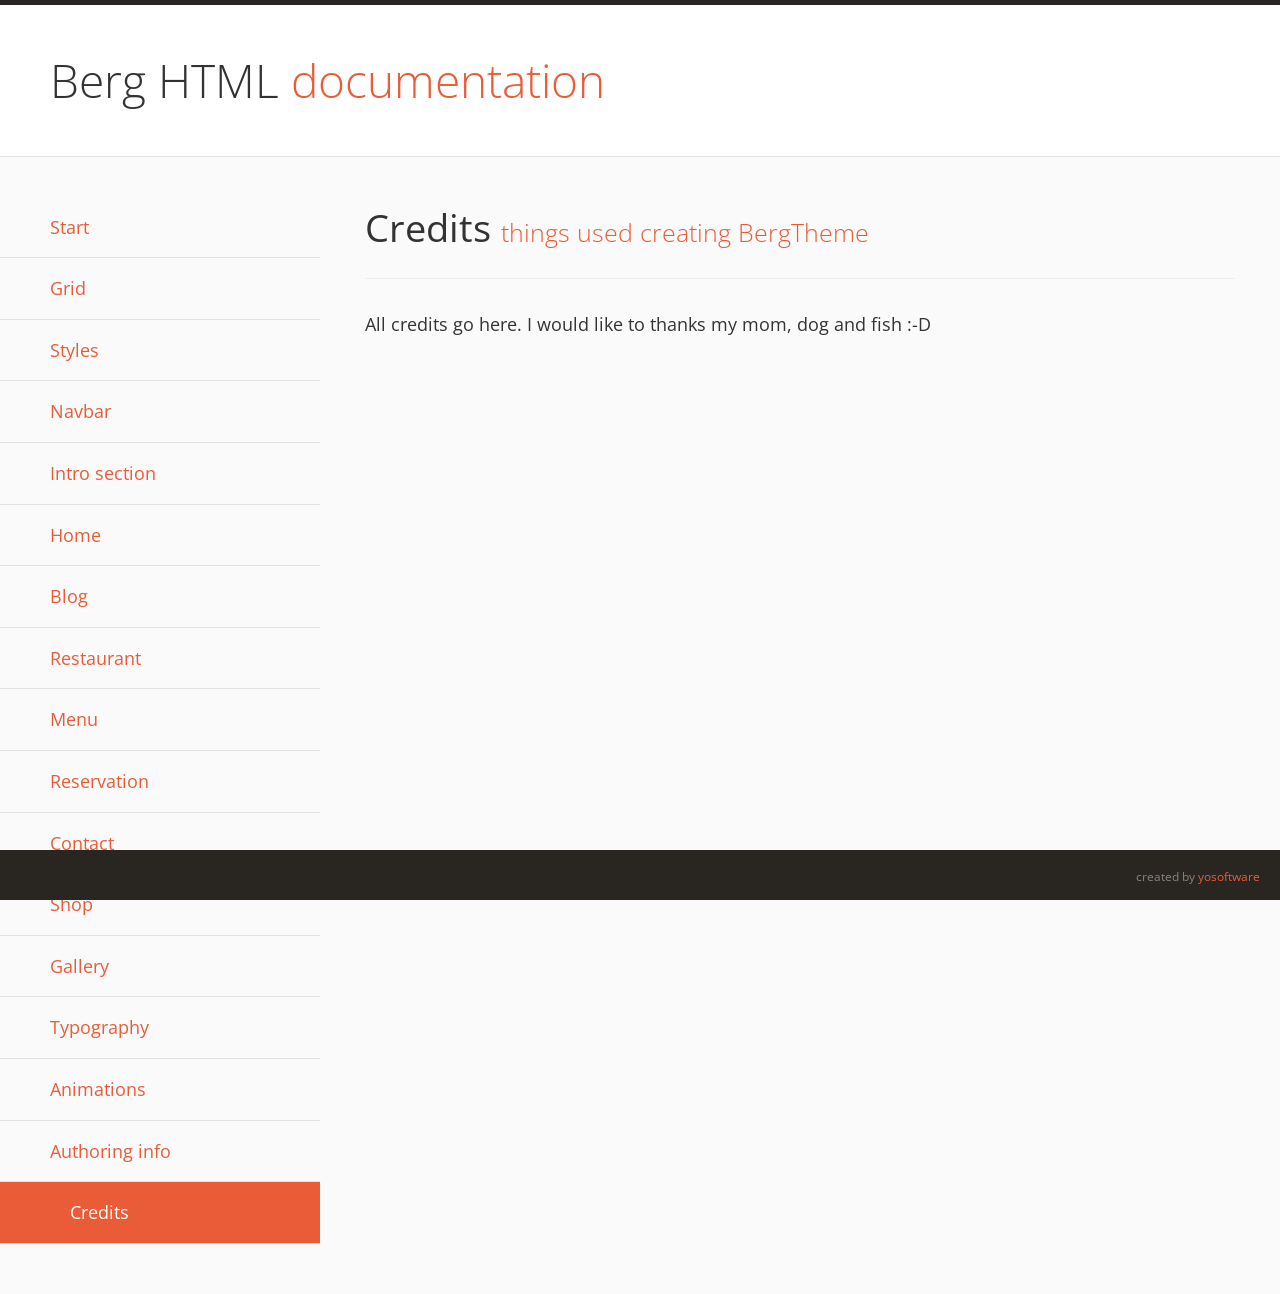
<file: WebContent/resources/documentation/credits.html>
<!DOCTYPE html>
<!--[if lt IE 7]>      <html class="no-js lt-ie9 lt-ie8 lt-ie7"> <![endif]-->
<!--[if IE 7]>         <html class="no-js lt-ie9 lt-ie8"> <![endif]-->
<!--[if IE 8]>         <html class="no-js lt-ie9"> <![endif]-->
<!--[if gt IE 8]><!--> <html class="no-js"> <!--<![endif]-->
    <head>
        <meta charset="utf-8">
        <meta http-equiv="X-UA-Compatible" content="IE=edge">
        <title>BergTheme Documentation</title>
        <meta name="description" content="">
        <meta name="viewport" content="width=device-width, initial-scale=1">


        <link rel="stylesheet" href="less/custom.css">
		<link href='http://fonts.googleapis.com/css?family=Open+Sans:400,300,600&amp;subset=latin,latin-ext' rel='stylesheet' type='text/css'>
		<script src="js/jquery-2.1.0.min.js"></script>
		<script src="js/modernizr-2.6.2.min.js"></script>
    </head>
    <body>
        <div class="wrapper">
            <div class="col-md-12">
                <section class="header">
                    <h1><span>Berg HTML</span> documentation</h1>

                </section>
            </div>

<div class="col-md-3">
	<ul class="docs-nav">
	
		<li>
			<a href="index.html" class="">Start</a>
		</li>
		<li>
			<a href="grid.html" class="">Grid</a>
		</li>
		<li>
			<a href="styles.html" class="">Styles</a>
		</li>
		<li>
			<a href="navbar.html" class="">Navbar</a>
		</li>
		<li>
			<a href="intro-section.html" class="">Intro section</a>
		</li>
		<li>
			<a href="home.html" class="">Home</a>
		</li>
		<li>
			<a href="blog.html" class="">Blog</a>
		</li>
		<li>
			<a href="restaurant.html" class="">Restaurant</a>
		</li>
		<li>
			<a href="menu.html" class="">Menu</a>
		</li>
		<li>
			<a href="reservation.html" class="">Reservation</a>
		</li>
		<li>
			<a href="contact.html" class="">Contact</a>
		</li>
		<li>
			<a href="shop.html" class="">Shop</a>
		</li>
		<li>
			<a href="gallery.html" class="">Gallery</a>
		</li>
		<li>
			<a href="typography.html" class="">Typography</a>
		</li>
		<li>
			<a href="animations.html" class="">Animations</a>
		</li>
		<li>
			<a href="authoring_info.html" class="-info">Authoring info</a>
		</li>					
		<li>
			<a href="credits.html" class="active">Credits</a>
		</li>
	</ul>
</div>
<div class="col-md-9">
	<section class="main-content">
		<h2>Credits <small> things used creating BergTheme</small></h2>
		<hr>
		All credits go here. I would like to thanks my mom, dog and fish :-D
	</section>
</div>


<section class="footer">
	created by <a href="http://yosoftware.com">yosoftware</a>
</section>
</file>
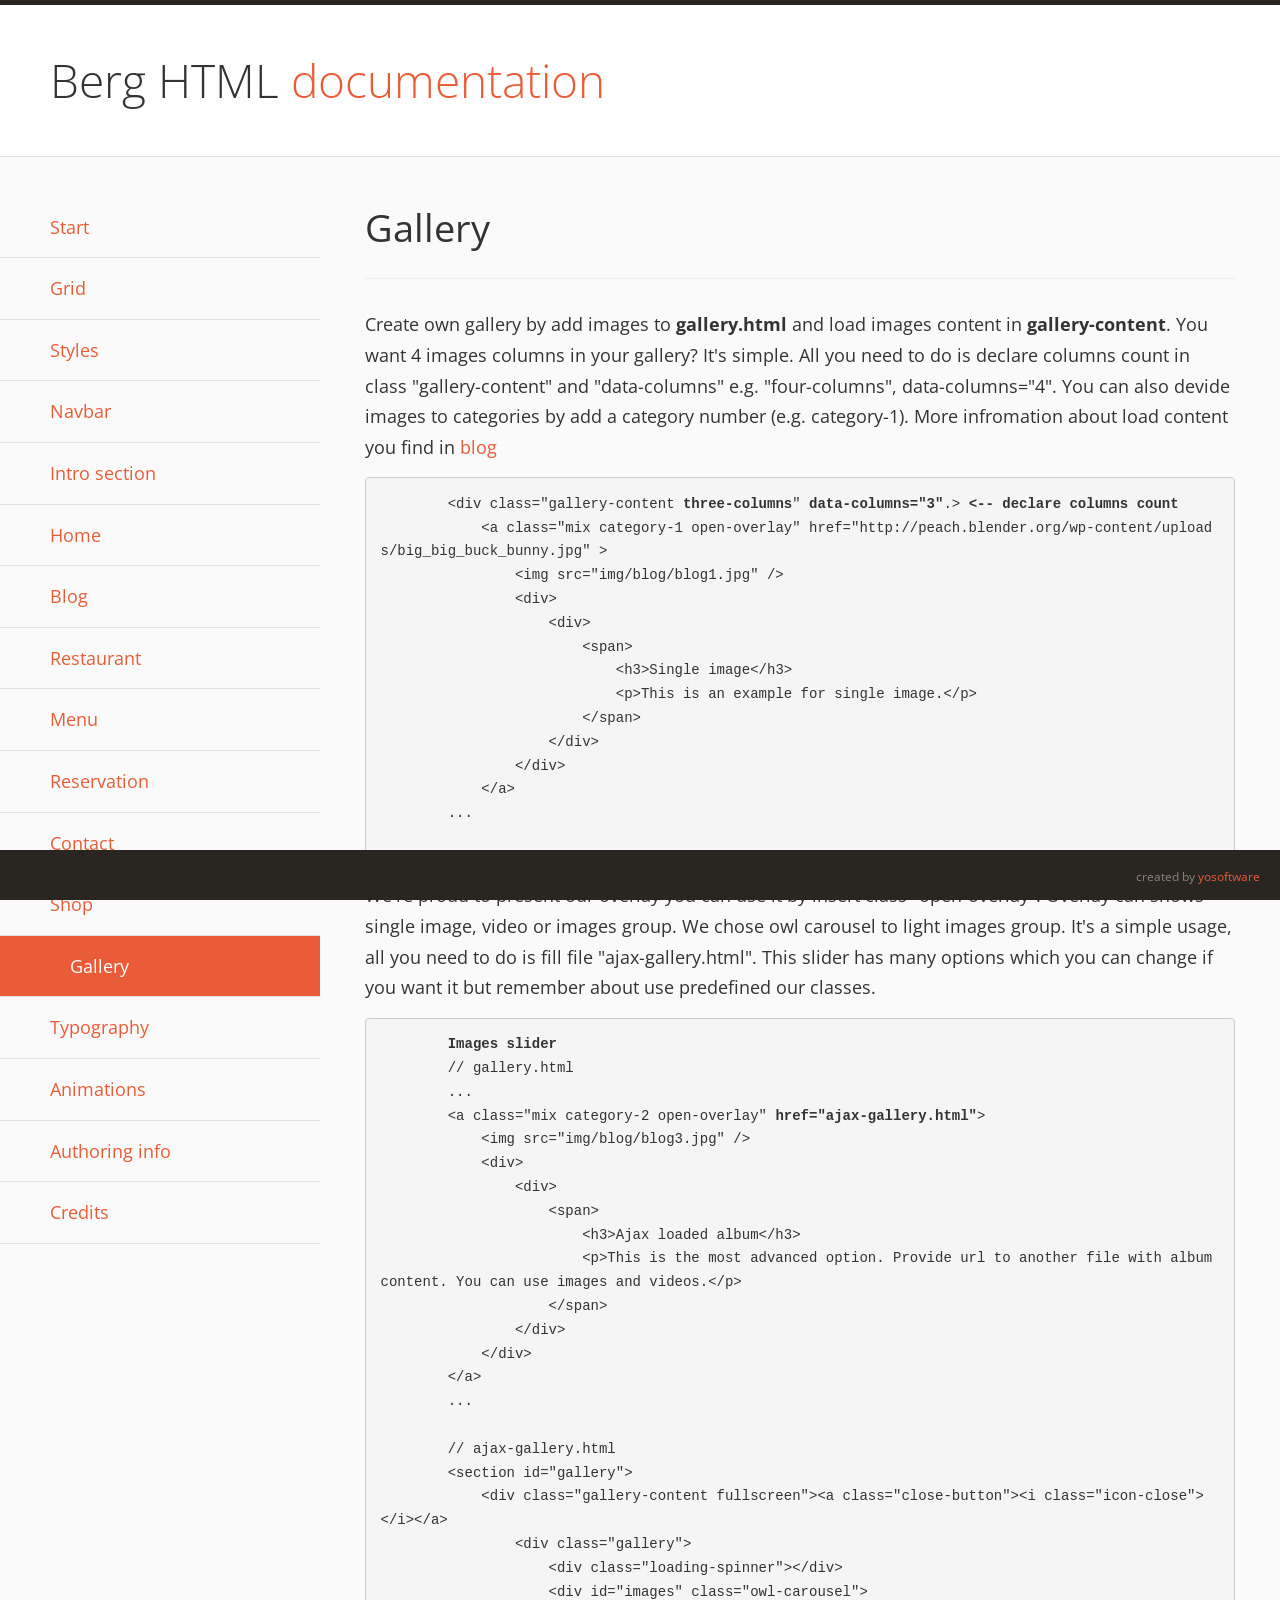
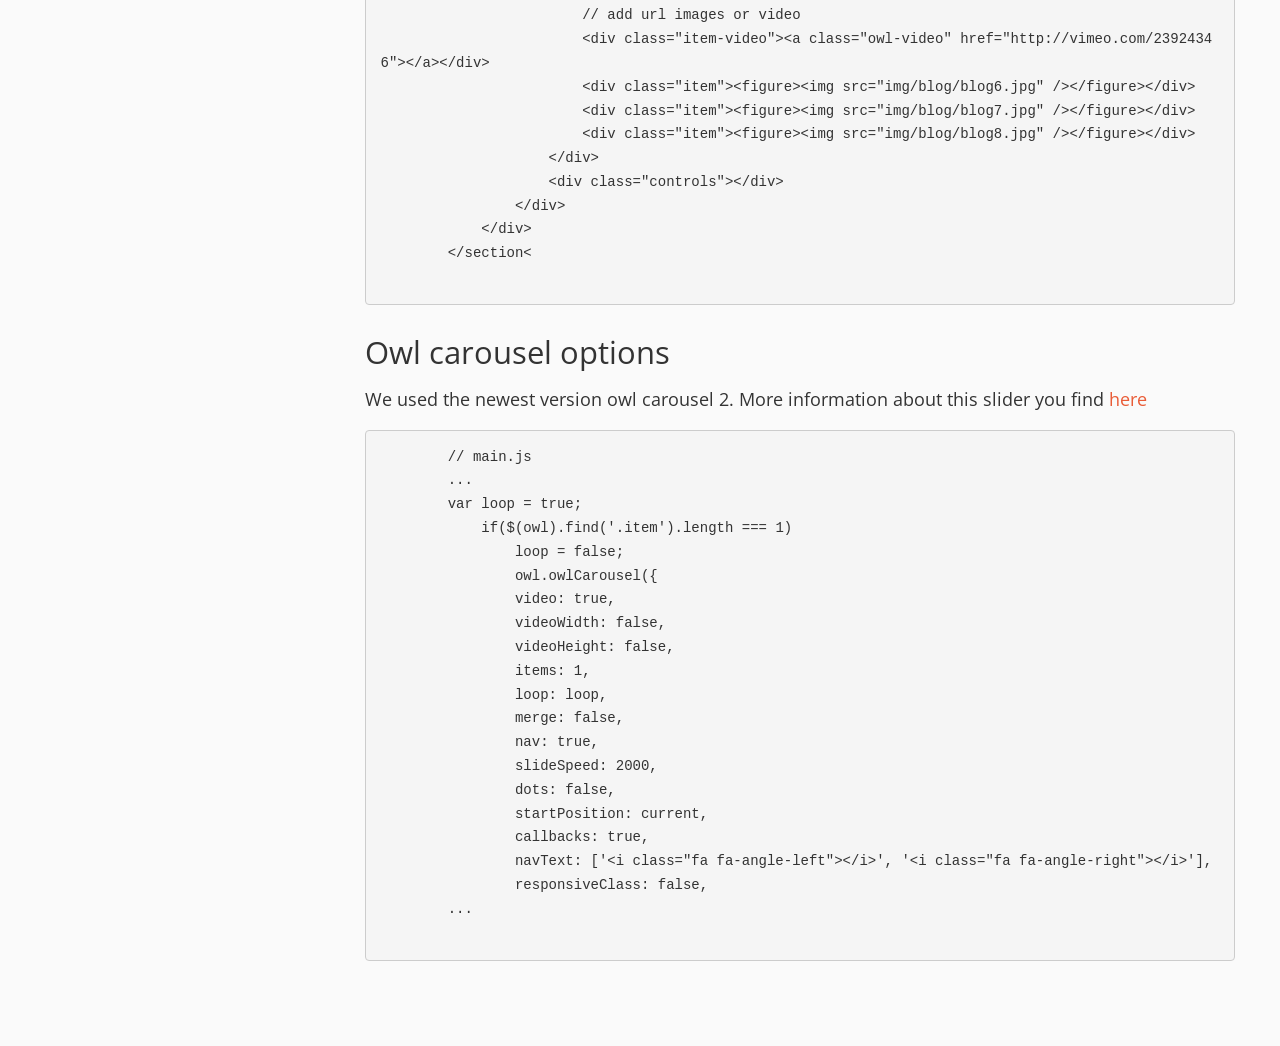
<file: WebContent/resources/documentation/gallery.html>
<!DOCTYPE html>
<!--[if lt IE 7]>      <html class="no-js lt-ie9 lt-ie8 lt-ie7"> <![endif]-->
<!--[if IE 7]>         <html class="no-js lt-ie9 lt-ie8"> <![endif]-->
<!--[if IE 8]>         <html class="no-js lt-ie9"> <![endif]-->
<!--[if gt IE 8]><!--> <html class="no-js"> <!--<![endif]-->
    <head>
        <meta charset="utf-8">
        <meta http-equiv="X-UA-Compatible" content="IE=edge">
        <title>BergTheme Documentation</title>
        <meta name="description" content="">
        <meta name="viewport" content="width=device-width, initial-scale=1">


        <link rel="stylesheet" href="less/custom.css">
		<link href='http://fonts.googleapis.com/css?family=Open+Sans:400,300,600&amp;subset=latin,latin-ext' rel='stylesheet' type='text/css'>
		<script src="js/jquery-2.1.0.min.js"></script>
		<script src="js/modernizr-2.6.2.min.js"></script>
    </head>
    <body>
        <div class="wrapper">
            <div class="col-md-12">
                <section class="header">
                    <h1><span>Berg HTML</span> documentation</h1>

                </section>
            </div>

<div class="col-md-3">
	<ul class="docs-nav">
	
		<li>
			<a href="index.html" class="">Start</a>
		</li>
		<li>
			<a href="grid.html" class="">Grid</a>
		</li>
		<li>
			<a href="styles.html" class="">Styles</a>
		</li>
		<li>
			<a href="navbar.html" class="">Navbar</a>
		</li>
		<li>
			<a href="intro-section.html" class="">Intro section</a>
		</li>
		<li>
			<a href="home.html" class="">Home</a>
		</li>
		<li>
			<a href="blog.html" class="">Blog</a>
		</li>
		<li>
			<a href="restaurant.html" class="">Restaurant</a>
		</li>
		<li>
			<a href="menu.html" class="">Menu</a>
		</li>
		<li>
			<a href="reservation.html" class="">Reservation</a>
		</li>
		<li>
			<a href="contact.html" class="">Contact</a>
		</li>
		<li>
			<a href="shop.html" class="">Shop</a>
		</li>
		<li>
			<a href="gallery.html" class="active">Gallery</a>
		</li>
		<li>
			<a href="typography.html" class="">Typography</a>
		</li>
		<li>
			<a href="animations.html" class="">Animations</a>
		</li>
		<li>
			<a href="authoring_info.html" class="-info">Authoring info</a>
		</li>					
		<li>
			<a href="credits.html" class="">Credits</a>
		</li>
	</ul>
</div>
<div class="col-md-9">
	<section class="main-content">
		<h2>Gallery</h2>
		<hr/>

		<p>Create own gallery by add images to <strong>gallery.html</strong> and load images content in <strong>gallery-content</strong>. You want 4 images columns in your gallery? It's simple. All you need to do is declare columns count in class "gallery-content" and "data-columns" e.g. "four-columns", data-columns="4". You can also devide images to categories by add a category number (e.g. category-1). More infromation about load content you find in <a href="blog.html">blog</a> </p>

		<pre>
		&lt;div class="gallery-content <strong>three-columns</strong>" <strong>data-columns="3"</strong>.&gt; <strong><-- declare columns count</strong>
			&lt;a class="mix category-1 open-overlay" href="http://peach.blender.org/wp-content/uploads/big_big_buck_bunny.jpg" &gt; 
				&lt;img src="img/blog/blog1.jpg" /&gt;
				&lt;div&gt;
					&lt;div&gt;
						&lt;span&gt;						
							&lt;h3&gt;Single image&lt;/h3&gt;
							&lt;p&gt;This is an example for single image.&lt;/p&gt;
						&lt;/span&gt;
					&lt;/div&gt;
				&lt;/div&gt;
			&lt;/a&gt;
		...
		</pre>

		<p>
		We're proud to present our overlay you can use it by insert class "open-overlay". Overlay can shows single image, video or images group. We chose owl carousel to light images group. It's a simple usage, all you need to do is fill file "ajax-gallery.html". This slider has many options which you can change if you want it but remember about use predefined our classes.
		</p>

		<pre>
		<strong>Images slider</strong>
		// gallery.html
		...
		&lt;a class="mix category-2 open-overlay" <strong>href="ajax-gallery.html"</strong>&gt;
			&lt;img src="img/blog/blog3.jpg" /&gt;
			&lt;div&gt;
				&lt;div&gt;
					&lt;span&gt;
						&lt;h3&gt;Ajax loaded album&lt;/h3&gt;
						&lt;p&gt;This is the most advanced option. Provide url to another file with album content. You can use images and videos.&lt;/p&gt;
					&lt;/span&gt;
				&lt;/div&gt;
			&lt;/div&gt;				
		&lt;/a&gt;
		...

		// ajax-gallery.html
		&lt;section id="gallery"&gt;
		    &lt;div class="gallery-content fullscreen"&gt;&lt;a class="close-button"&gt;&lt;i class="icon-close"&gt;&lt;/i&gt;&lt;/a&gt;
		        &lt;div class="gallery"&gt;
		            &lt;div class="loading-spinner"&gt;&lt;/div&gt;
		            &lt;div id="images" class="owl-carousel"&gt;
		            	// add url images or video
		            	&lt;div class="item-video"&gt;&lt;a class="owl-video" href="http://vimeo.com/23924346"&gt;&lt;/a&gt;&lt;/div&gt;
		            	&lt;div class="item"&gt;&lt;figure&gt;&lt;img src="img/blog/blog6.jpg" /&gt;&lt;/figure&gt;&lt;/div&gt;
		            	&lt;div class="item"&gt;&lt;figure&gt;&lt;img src="img/blog/blog7.jpg" /&gt;&lt;/figure&gt;&lt;/div&gt;
		            	&lt;div class="item"&gt;&lt;figure&gt;&lt;img src="img/blog/blog8.jpg" /&gt;&lt;/figure&gt;&lt;/div&gt;
		            &lt;/div&gt;
		            &lt;div class="controls"&gt;&lt;/div&gt;
		        &lt;/div&gt;
		    &lt;/div&gt;
		&lt;/section&lt;
		</pre>

		<h3>Owl carousel options</h3>
		<p>We used the newest version owl carousel 2. More information about this slider you find <a href="http://www.owlcarousel.owlgraphic.com/">here</a></p>

		<pre>
		// main.js
		...
		var loop = true;
			if($(owl).find('.item').length === 1)
				loop = false;
				owl.owlCarousel({
				video: true,
				videoWidth: false,
				videoHeight: false,
				items: 1,
				loop: loop,
				merge: false,
				nav: true,
				slideSpeed: 2000,
				dots: false,
				startPosition: current,
				callbacks: true,
				navText: ['&lt;i class="fa fa-angle-left"&gt;&lt;/i&gt;', '&lt;i class="fa fa-angle-right"&gt;&lt;/i&gt;'],
				responsiveClass: false,
		...
		</pre>
	</section>
</div>

<section class="footer">
	created by <a href="http://yosoftware.com">yosoftware</a>
</section>
</file>
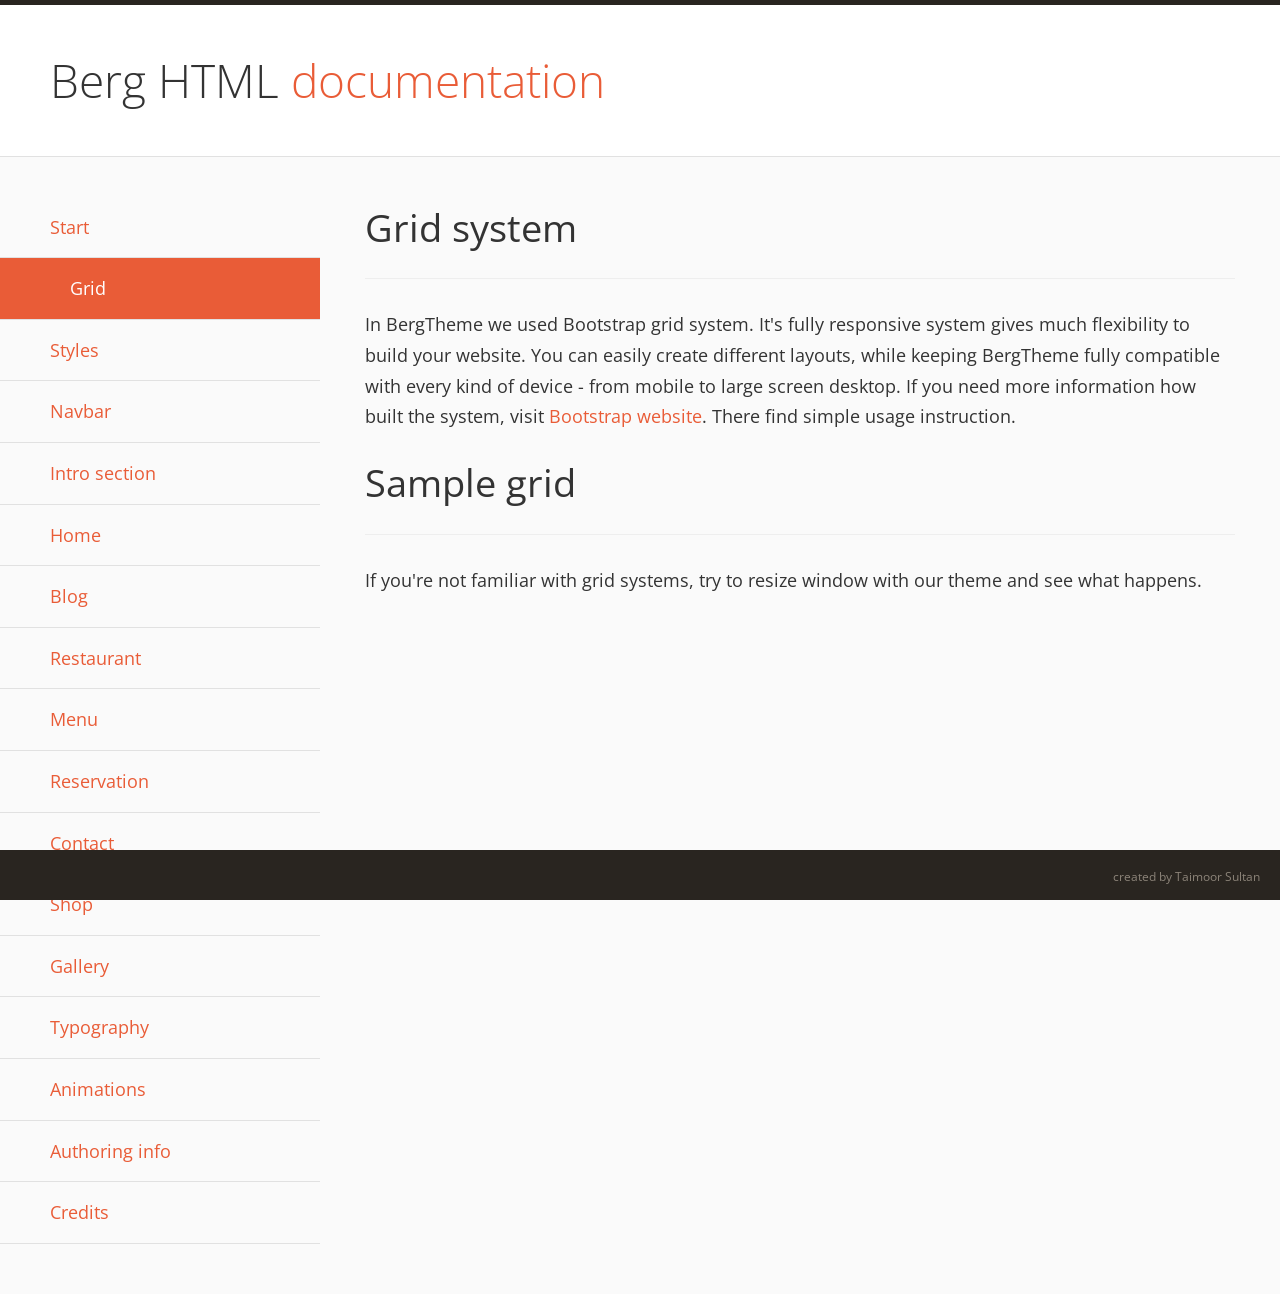
<file: WebContent/resources/documentation/grid.html>
<!DOCTYPE html>
<!--[if lt IE 7]>      <html class="no-js lt-ie9 lt-ie8 lt-ie7"> <![endif]-->
<!--[if IE 7]>         <html class="no-js lt-ie9 lt-ie8"> <![endif]-->
<!--[if IE 8]>         <html class="no-js lt-ie9"> <![endif]-->
<!--[if gt IE 8]><!--> <html class="no-js"> <!--<![endif]-->
    <head>
        <meta charset="utf-8">
        <meta http-equiv="X-UA-Compatible" content="IE=edge">
        <title>BergTheme Documentation</title>
        <meta name="description" content="">
        <meta name="viewport" content="width=device-width, initial-scale=1">


        <link rel="stylesheet" href="less/custom.css">
		<link href='http://fonts.googleapis.com/css?family=Open+Sans:400,300,600&amp;subset=latin,latin-ext' rel='stylesheet' type='text/css'>
		<script src="js/jquery-2.1.0.min.js"></script>
		<script src="js/modernizr-2.6.2.min.js"></script>
    </head>
    <body>
        <div class="wrapper">
            <div class="col-md-12">
                <section class="header">
                    <h1><span>Berg HTML</span> documentation</h1>

                </section>
            </div>

<div class="col-md-3">
	<ul class="docs-nav">
	
		<li>
			<a href="index.html" class="">Start</a>
		</li>
		<li>
			<a href="grid.html" class="active">Grid</a>
		</li>
		<li>
			<a href="styles.html" class="">Styles</a>
		</li>
		<li>
			<a href="navbar.html" class="">Navbar</a>
		</li>
		<li>
			<a href="intro-section.html" class="">Intro section</a>
		</li>
		<li>
			<a href="home.html" class="">Home</a>
		</li>
		<li>
			<a href="blog.html" class="">Blog</a>
		</li>
		<li>
			<a href="restaurant.html" class="">Restaurant</a>
		</li>
		<li>
			<a href="menu.html" class="">Menu</a>
		</li>
		<li>
			<a href="reservation.html" class="">Reservation</a>
		</li>
		<li>
			<a href="contact.html" class="">Contact</a>
		</li>
		<li>
			<a href="shop.html" class="">Shop</a>
		</li>
		<li>
			<a href="gallery.html" class="">Gallery</a>
		</li>
		<li>
			<a href="typography.html" class="">Typography</a>
		</li>
		<li>
			<a href="animations.html" class="">Animations</a>
		</li>
		<li>
			<a href="authoring_info.html" class="-info">Authoring info</a>
		</li>					
		<li>
			<a href="credits.html" class="">Credits</a>
		</li>
	</ul>
</div>
<div class="col-md-9">
	<section class="main-content">
		<h2>Grid system</h2>
		<hr/>
		<p>
			In BergTheme we used Bootstrap grid system. It's fully responsive system gives much flexibility to build your website. You can easily create different layouts, while keeping BergTheme fully compatible with every kind of device - from mobile to large screen desktop. If you need more information how built the system, visit <a href='http://getbootstrap.com/getting-started/'>Bootstrap website</a>. There find simple usage instruction.
		</p>

		<h2>Sample grid</h2>
		<hr/>
		<p>
			If you're not familiar with grid systems, try to resize window with our theme and see what happens. 
		</p>
	</section>
</div>
<section class="footer">
	created by Taimoor Sultan
</section>
</file>
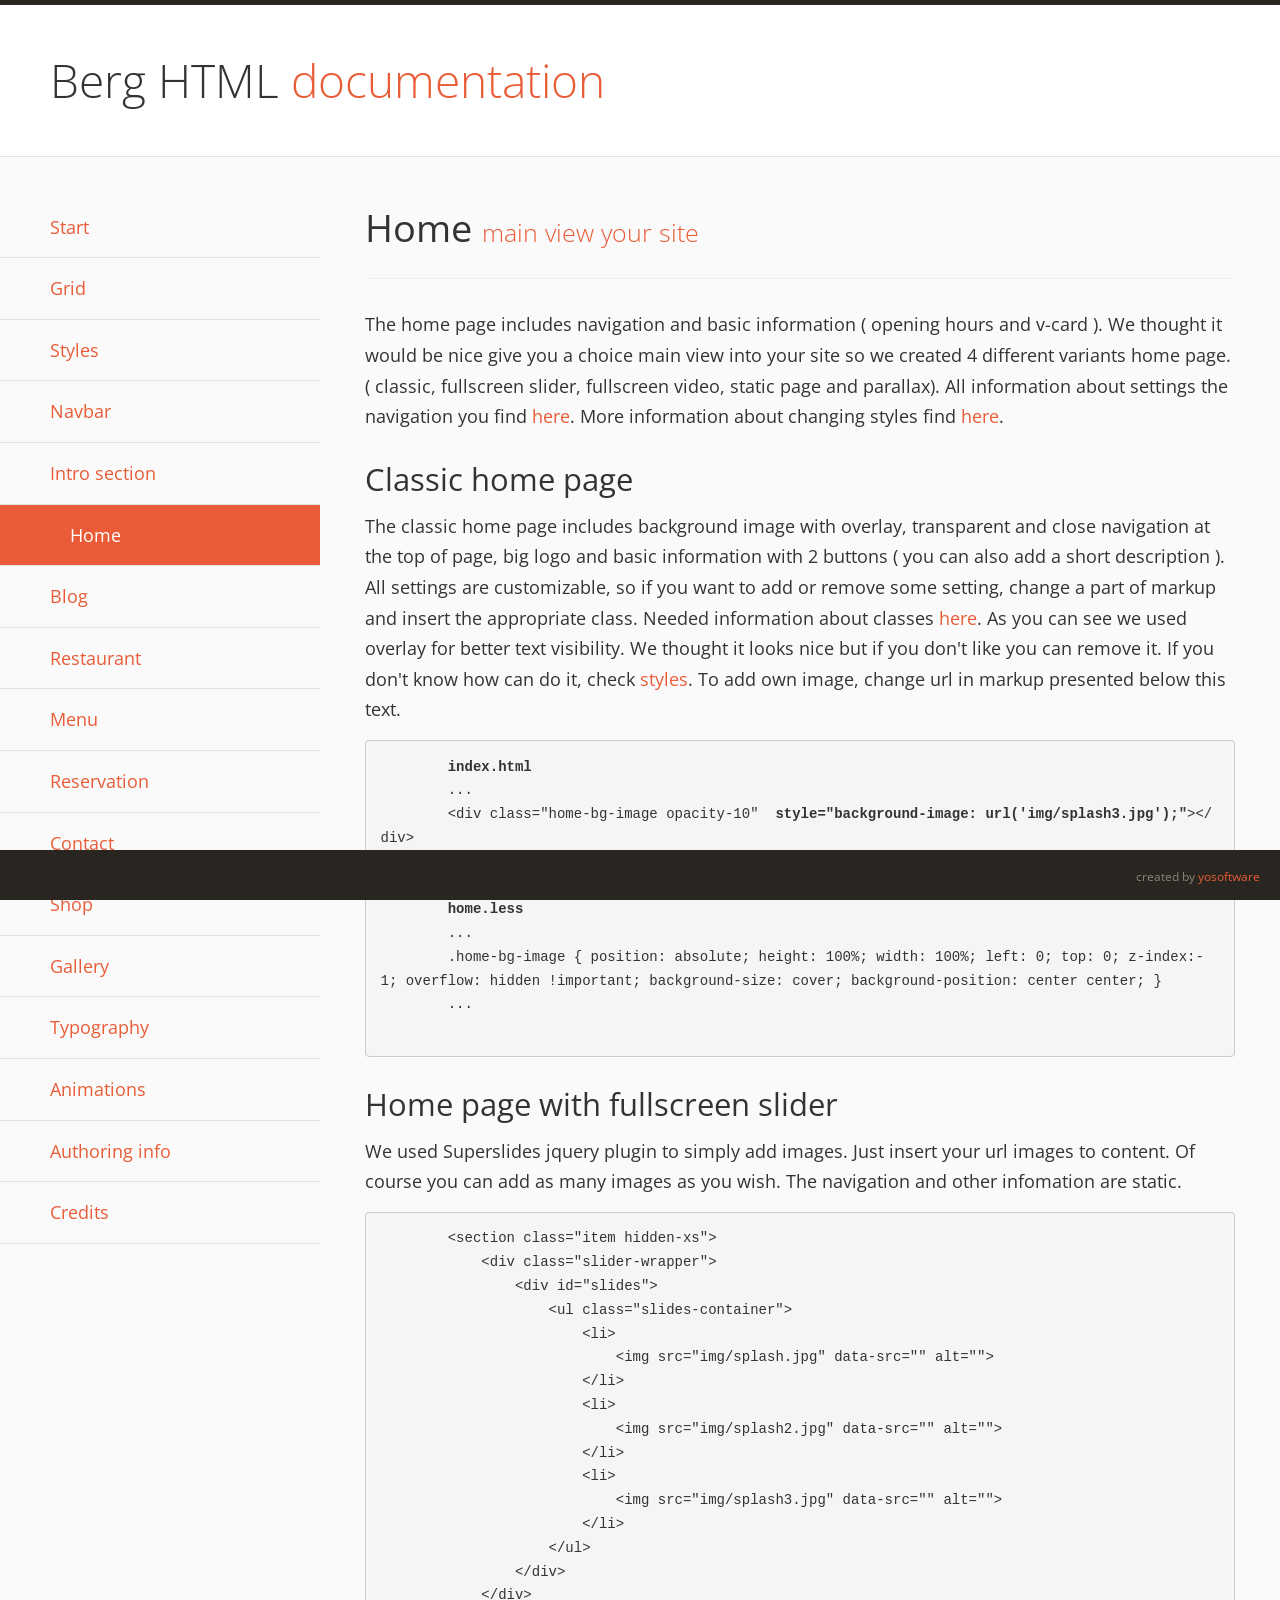
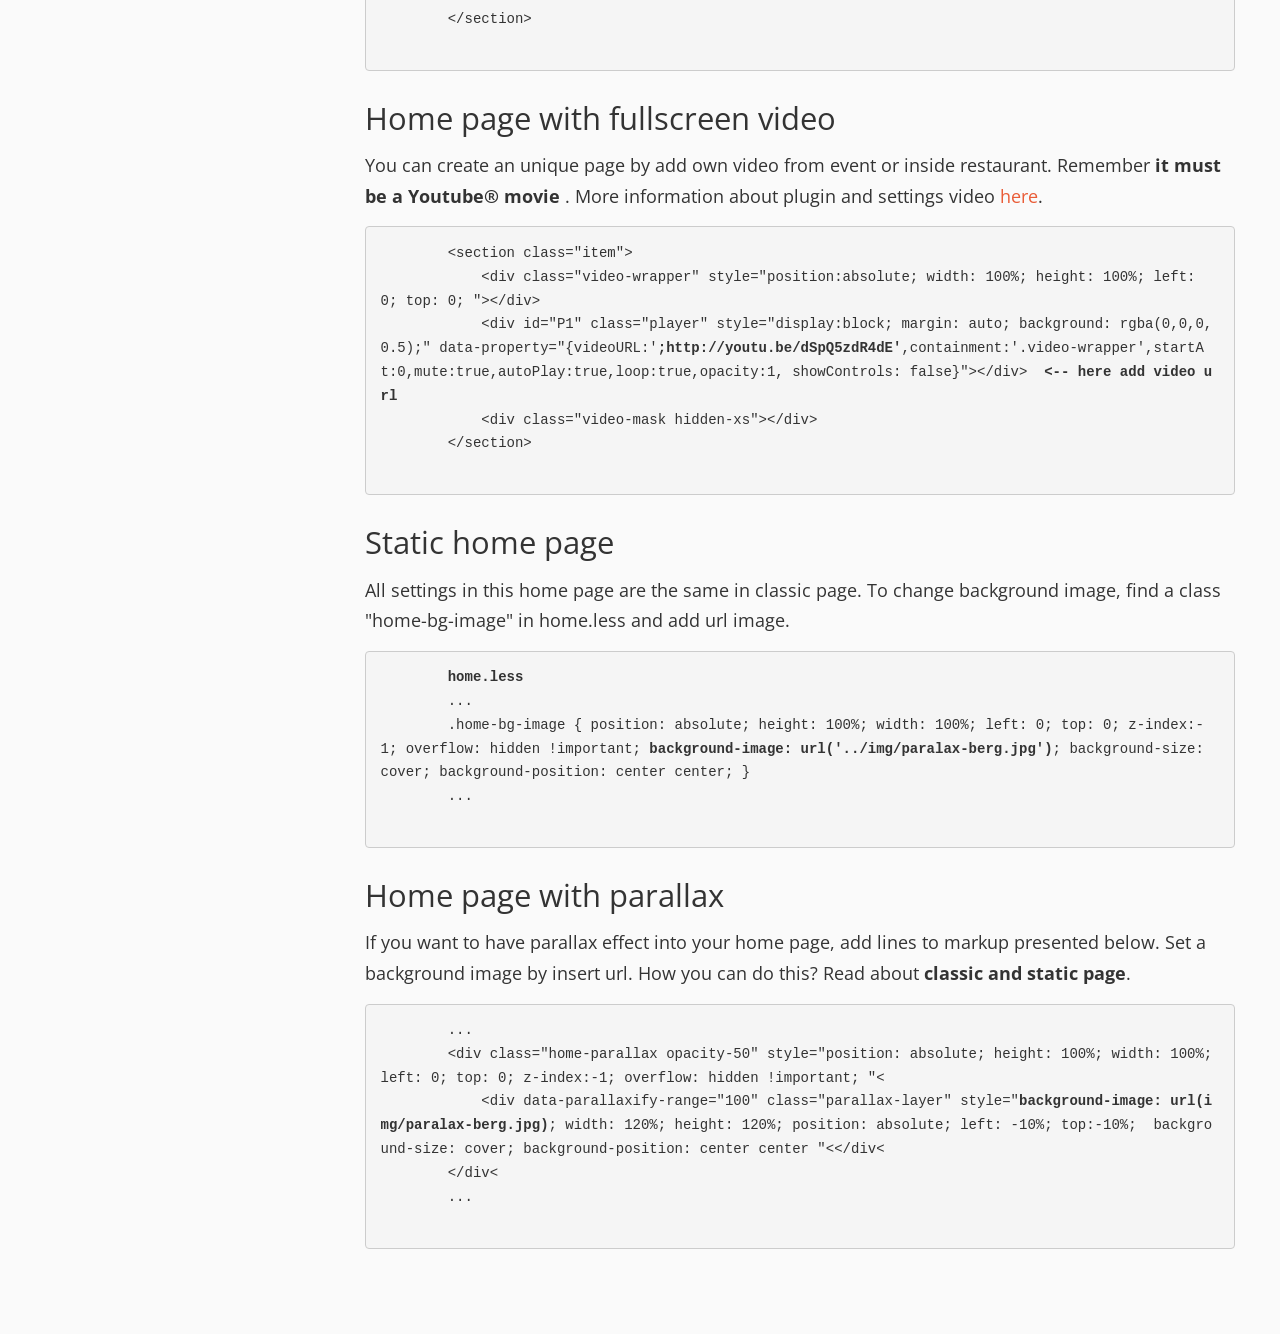
<file: WebContent/resources/documentation/home.html>
<!DOCTYPE html>
<!--[if lt IE 7]>      <html class="no-js lt-ie9 lt-ie8 lt-ie7"> <![endif]-->
<!--[if IE 7]>         <html class="no-js lt-ie9 lt-ie8"> <![endif]-->
<!--[if IE 8]>         <html class="no-js lt-ie9"> <![endif]-->
<!--[if gt IE 8]><!--> <html class="no-js"> <!--<![endif]-->
    <head>
        <meta charset="utf-8">
        <meta http-equiv="X-UA-Compatible" content="IE=edge">
        <title>BergTheme Documentation</title>
        <meta name="description" content="">
        <meta name="viewport" content="width=device-width, initial-scale=1">


        <link rel="stylesheet" href="less/custom.css">
		<link href='http://fonts.googleapis.com/css?family=Open+Sans:400,300,600&amp;subset=latin,latin-ext' rel='stylesheet' type='text/css'>
		<script src="js/jquery-2.1.0.min.js"></script>
		<script src="js/modernizr-2.6.2.min.js"></script>
    </head>
    <body>
        <div class="wrapper">
            <div class="col-md-12">
                <section class="header">
                    <h1><span>Berg HTML</span> documentation</h1>

                </section>
            </div>

<div class="col-md-3">
	<ul class="docs-nav">
	
		<li>
			<a href="index.html" class="">Start</a>
		</li>
		<li>
			<a href="grid.html" class="">Grid</a>
		</li>
		<li>
			<a href="styles.html" class="">Styles</a>
		</li>
		<li>
			<a href="navbar.html" class="">Navbar</a>
		</li>
		<li>
			<a href="intro-section.html" class="">Intro section</a>
		</li>
		<li>
			<a href="home.html" class="active">Home</a>
		</li>
		<li>
			<a href="blog.html" class="">Blog</a>
		</li>
		<li>
			<a href="restaurant.html" class="">Restaurant</a>
		</li>
		<li>
			<a href="menu.html" class="">Menu</a>
		</li>
		<li>
			<a href="reservation.html" class="">Reservation</a>
		</li>
		<li>
			<a href="contact.html" class="">Contact</a>
		</li>
		<li>
			<a href="shop.html" class="">Shop</a>
		</li>
		<li>
			<a href="gallery.html" class="">Gallery</a>
		</li>
		<li>
			<a href="typography.html" class="">Typography</a>
		</li>
		<li>
			<a href="animations.html" class="">Animations</a>
		</li>
		<li>
			<a href="authoring_info.html" class="-info">Authoring info</a>
		</li>					
		<li>
			<a href="credits.html" class="">Credits</a>
		</li>
	</ul>
</div>
<div class="col-md-9">
	<section class="main-content">
		<h2>Home <small>main view your site</small></h2>
		<hr/>

		<p>The home page includes navigation and basic information ( opening hours and v-card ). We thought it would be nice give you a choice main view into your site so we created 4 different variants home page. ( classic, fullscreen slider, fullscreen video, static page and parallax). All information about settings the navigation you find <a href='navbar.html'>here</a>. More information about changing styles find <a href="styles.html">here</a>. 

		<h3>Classic home page</h3>
		<p>
		The classic home page includes background image with overlay, transparent and close navigation at the top of page, big logo and basic information with 2 buttons ( you can also add a short description ). All settings are customizable, so if you want to add or remove some setting, change a part of markup and insert the appropriate class. Needed information about classes <a href="navbar.html">here</a>. As you can see we used overlay for better text visibility. We thought it looks nice but if you don't like you can remove it. If you don't know how can do it, check <a href="styles.html">styles</a>. To add own image, change url in markup presented below this text.
		</p>

		<pre>
		<strong>index.html</strong>
		...
		&lt;div class="home-bg-image opacity-10"  <strong>style="background-image: url('img/splash3.jpg');"</strong>&gt;&lt;/div&gt;
		...

		<strong>home.less</strong>
		...
		.home-bg-image { position: absolute; height: 100%; width: 100%; left: 0; top: 0; z-index:-1; overflow: hidden !important; background-size: cover; background-position: center center; }
		...
		</pre>

		<h3>Home page with fullscreen slider</h3>
		<p>
		We used Superslides jquery plugin to simply add images. Just insert your url images to content. Of course you can add as many images as you wish. The navigation and other infomation are static.</p>

		<pre>
		&lt;section class="item hidden-xs"&gt;
			&lt;div class="slider-wrapper"&gt;
				&lt;div id="slides"&gt;
					&lt;ul class="slides-container"&gt;
						&lt;li&gt;
							&lt;img src="img/splash.jpg" data-src="" alt=""&gt;
						&lt;/li&gt;
						&lt;li&gt;
							&lt;img src="img/splash2.jpg" data-src="" alt=""&gt;
						&lt;/li&gt;
						&lt;li&gt;
							&lt;img src="img/splash3.jpg" data-src="" alt=""&gt;
						&lt;/li&gt;
					&lt;/ul&gt;
				&lt;/div&gt;
			&lt;/div&gt;
		&lt;/section&gt;
		</pre>

		<h3>Home page with fullscreen video</h3>
		<p>You can create an unique page by add own video from event or inside restaurant. Remember <strong>it must be a Youtube® movie</strong> . More information about plugin and settings video <a href="index.html">here</a>.</p>
		<pre>
		&lt;section class="item"&gt;
			&lt;div class="video-wrapper" style="position:absolute; width: 100%; height: 100%; left: 0; top: 0; "&gt;&lt;/div&gt;
			&lt;div id="P1" class="player" style="display:block; margin: auto; background: rgba(0,0,0,0.5);" data-property="{videoURL:'<strong>;http://youtu.be/dSpQ5zdR4dE'</strong>,containment:'.video-wrapper',startAt:0,mute:true,autoPlay:true,loop:true,opacity:1, showControls: false}"&gt;&lt;/div&gt; <strong> <-- here add video url </strong>
			&lt;div class="video-mask hidden-xs"&gt;&lt;/div&gt;
		&lt;/section&gt;
		</pre>

		<h3>Static home page</h3>
		<p>
		All settings in this home page are the same in classic page. To change background image, find a class "home-bg-image" in home.less and add url image.
		<pre>
		<strong>home.less</strong>
		...
		.home-bg-image { position: absolute; height: 100%; width: 100%; left: 0; top: 0; z-index:-1; overflow: hidden !important; <strong>background-image: url('../img/paralax-berg.jpg')</strong>; background-size: cover; background-position: center center; }
		...
		</pre>
		</p>

		<h3>Home page with parallax</h3>
		<p>If you want to have parallax effect into your home page, add lines to markup presented below. Set a background image by insert url. How you can do this? Read about <strong>classic and static page</strong>.</p>
		<pre>
		...
		&lt;div class="home-parallax opacity-50" style="position: absolute; height: 100%; width: 100%; left: 0; top: 0; z-index:-1; overflow: hidden !important; "&lt;
			&lt;div data-parallaxify-range="100" class="parallax-layer" style="<strong>background-image: url(img/paralax-berg.jpg)</strong>; width: 120%; height: 120%; position: absolute; left: -10%; top:-10%;  background-size: cover; background-position: center center "&lt;&lt;/div&lt;
		&lt;/div&lt;
		...
		</pre>
	</section>
</div>

<section class="footer">
	created by <a href="http://yosoftware.com">yosoftware</a>
</section>
</file>
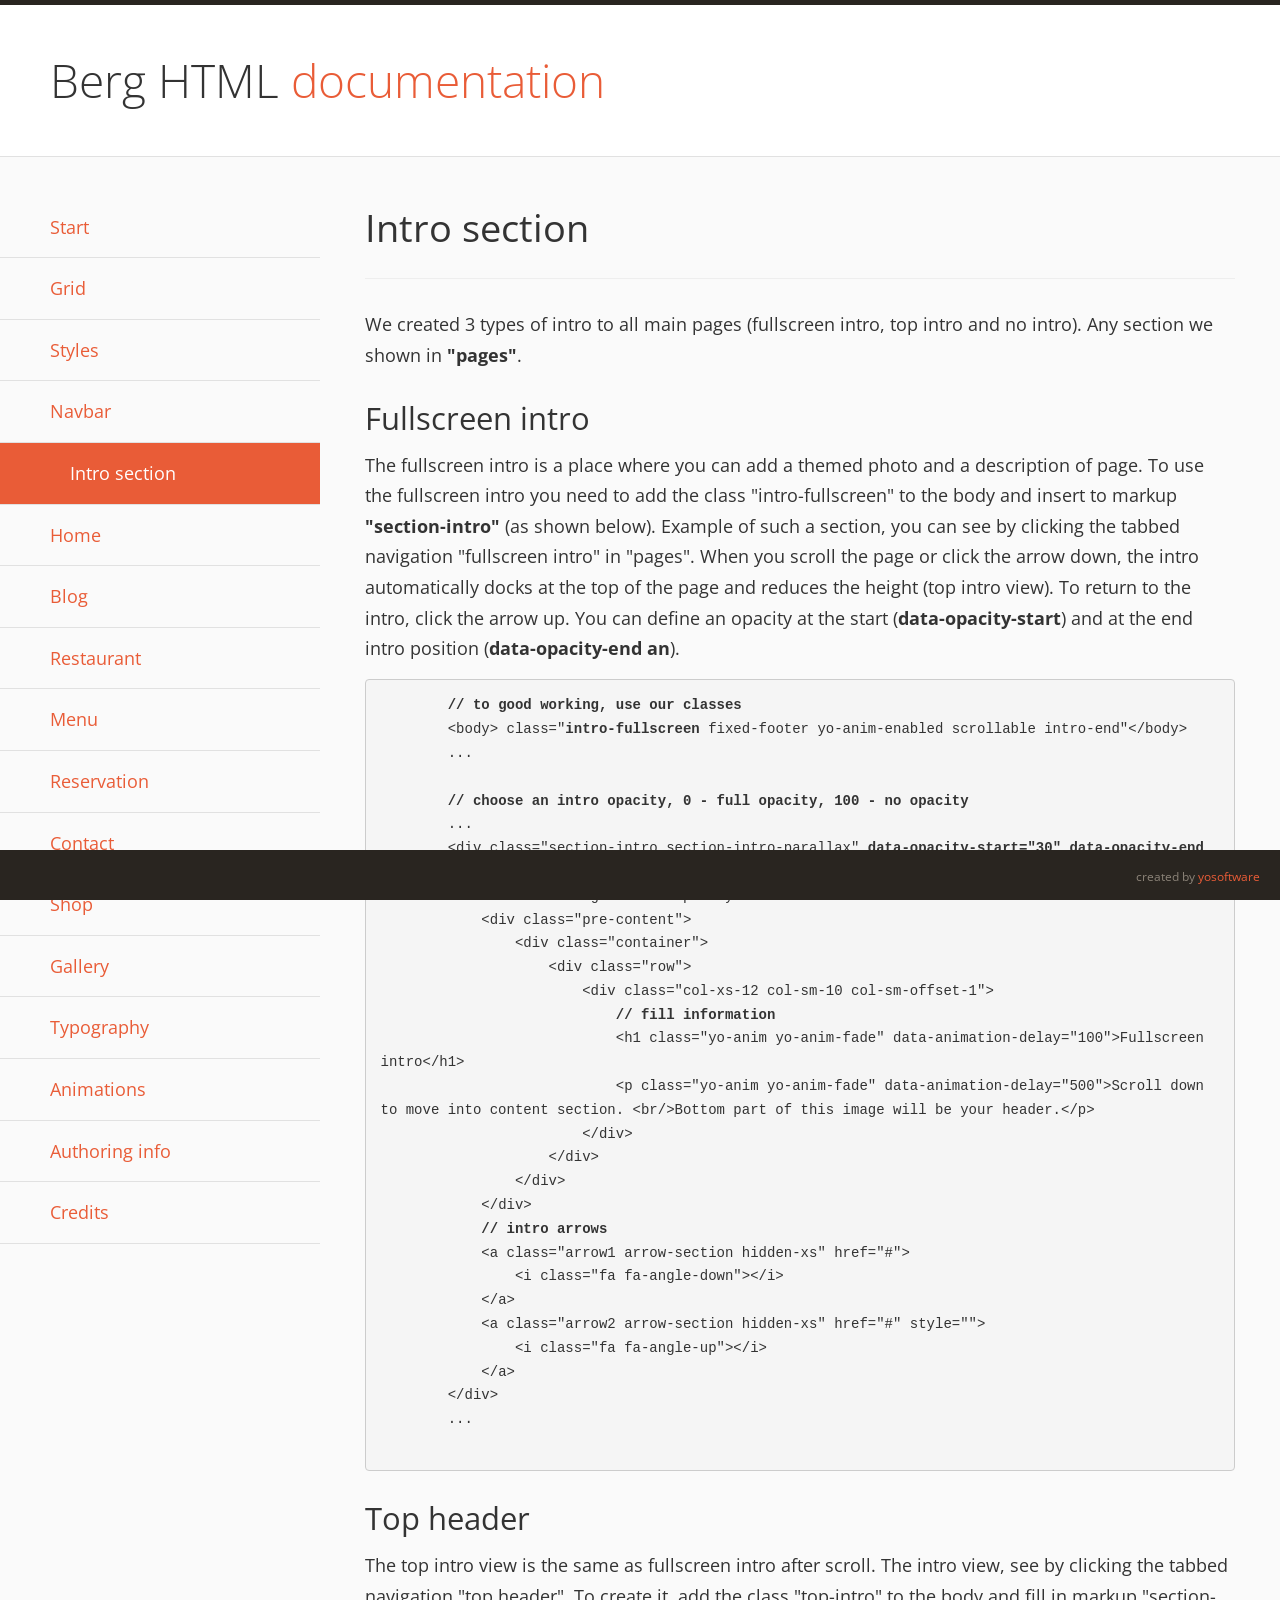
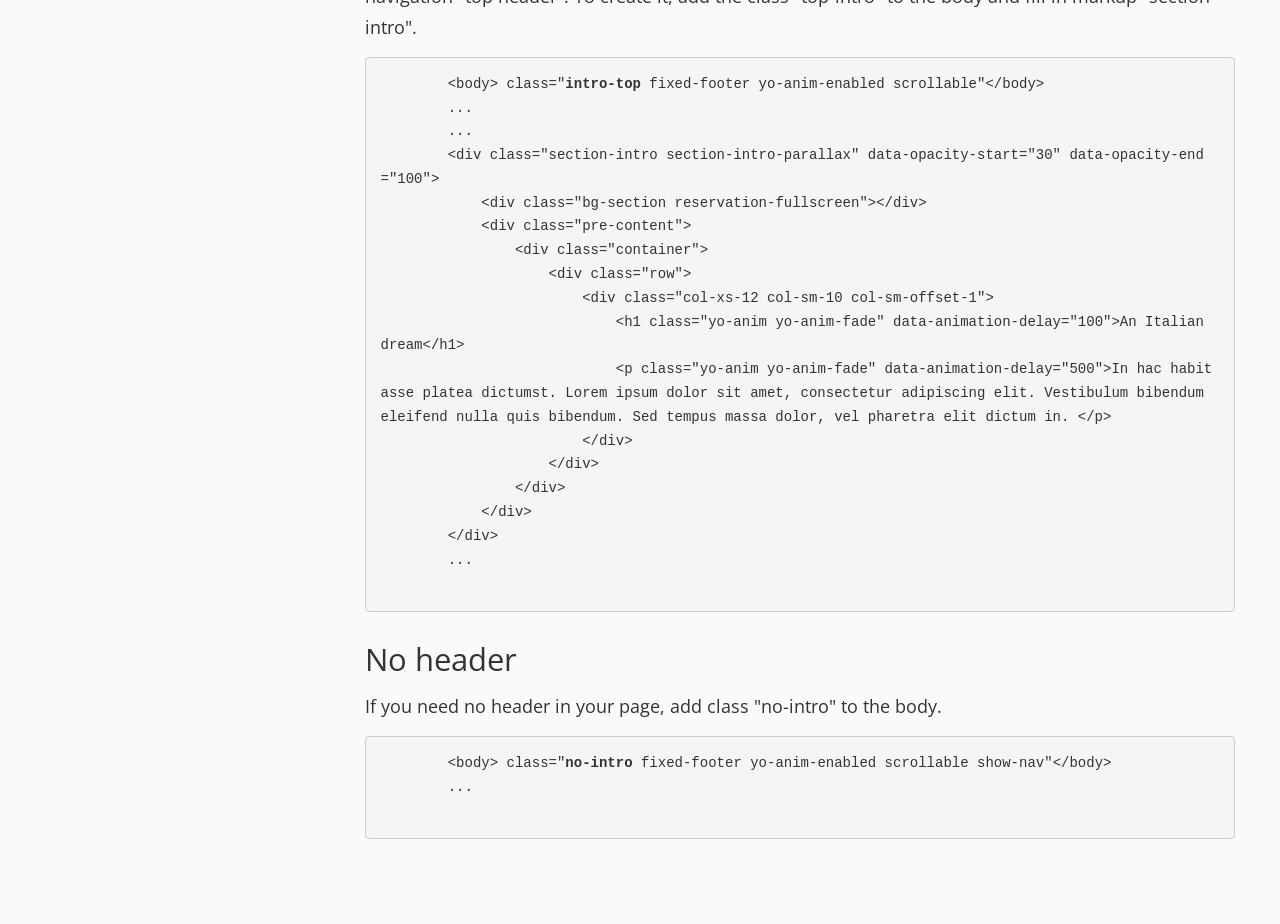
<file: WebContent/resources/documentation/intro-section.html>
<!DOCTYPE html>
<!--[if lt IE 7]>      <html class="no-js lt-ie9 lt-ie8 lt-ie7"> <![endif]-->
<!--[if IE 7]>         <html class="no-js lt-ie9 lt-ie8"> <![endif]-->
<!--[if IE 8]>         <html class="no-js lt-ie9"> <![endif]-->
<!--[if gt IE 8]><!--> <html class="no-js"> <!--<![endif]-->
    <head>
        <meta charset="utf-8">
        <meta http-equiv="X-UA-Compatible" content="IE=edge">
        <title>BergTheme Documentation</title>
        <meta name="description" content="">
        <meta name="viewport" content="width=device-width, initial-scale=1">


        <link rel="stylesheet" href="less/custom.css">
		<link href='http://fonts.googleapis.com/css?family=Open+Sans:400,300,600&amp;subset=latin,latin-ext' rel='stylesheet' type='text/css'>
		<script src="js/jquery-2.1.0.min.js"></script>
		<script src="js/modernizr-2.6.2.min.js"></script>
    </head>
    <body>
        <div class="wrapper">
            <div class="col-md-12">
                <section class="header">
                    <h1><span>Berg HTML</span> documentation</h1>

                </section>
            </div>

<div class="col-md-3">
	<ul class="docs-nav">
	
		<li>
			<a href="index.html" class="">Start</a>
		</li>
		<li>
			<a href="grid.html" class="">Grid</a>
		</li>
		<li>
			<a href="styles.html" class="">Styles</a>
		</li>
		<li>
			<a href="navbar.html" class="">Navbar</a>
		</li>
		<li>
			<a href="intro-section.html" class="active">Intro section</a>
		</li>
		<li>
			<a href="home.html" class="">Home</a>
		</li>
		<li>
			<a href="blog.html" class="">Blog</a>
		</li>
		<li>
			<a href="restaurant.html" class="">Restaurant</a>
		</li>
		<li>
			<a href="menu.html" class="">Menu</a>
		</li>
		<li>
			<a href="reservation.html" class="">Reservation</a>
		</li>
		<li>
			<a href="contact.html" class="">Contact</a>
		</li>
		<li>
			<a href="shop.html" class="">Shop</a>
		</li>
		<li>
			<a href="gallery.html" class="">Gallery</a>
		</li>
		<li>
			<a href="typography.html" class="">Typography</a>
		</li>
		<li>
			<a href="animations.html" class="">Animations</a>
		</li>
		<li>
			<a href="authoring_info.html" class="-info">Authoring info</a>
		</li>					
		<li>
			<a href="credits.html" class="">Credits</a>
		</li>
	</ul>
</div>

<div class="col-md-9">
	<section class="main-content">
		<h2>Intro section</h2>
		<hr/>
		<p>We created 3 types of intro to all main pages (fullscreen intro, top intro and no intro). Any section we shown in <strong>"pages"</strong>.</p>

		<h3>Fullscreen intro</h3>
		<p>The fullscreen intro is a place where you can add a themed photo and a description of page. To use the fullscreen intro you need to add the class "intro-fullscreen" to the body and insert to markup <strong>"section-intro"</strong> (as shown below). Example of such a section, you can see by clicking the tabbed navigation "fullscreen intro" in "pages". When you scroll the page or click the arrow down, the intro automatically docks at the top of the page and reduces the height (top intro view). To return to the intro, click the arrow up. You can define an opacity at the start (<strong>data-opacity-start</strong>) and at the end intro position (<strong>data-opacity-end an</strong>).</p>
		<pre>
		<strong>// to good working, use our classes</strong>
		&lt;body&gt; class="<strong>intro-fullscreen</strong> fixed-footer yo-anim-enabled scrollable intro-end"&lt;/body&gt;
		...

		<strong>// choose an intro opacity, 0 - full opacity, 100 - no opacity</strong>
		...
		&lt;div class="section-intro section-intro-parallax" <strong>data-opacity-start="30" data-opacity-end="100"</strong>&gt; 
			&lt;div class="bg-section opacity-50 reservation-fullscreen"&gt;&lt;/div&gt;
			&lt;div class="pre-content"&gt;
				&lt;div class="container"&gt;
					&lt;div class="row"&gt;
						&lt;div class="col-xs-12 col-sm-10 col-sm-offset-1"&gt;
							<strong>// fill information</strong>
							&lt;h1 class="yo-anim yo-anim-fade" data-animation-delay="100"&gt;Fullscreen intro&lt;/h1&gt;
							&lt;p class="yo-anim yo-anim-fade" data-animation-delay="500"&gt;Scroll down to move into content section. &lt;br/&gt;Bottom part of this image will be your header.&lt;/p&gt;
						&lt;/div&gt;
					&lt;/div&gt;
				&lt;/div&gt;
			&lt;/div&gt;
			<strong>// intro arrows</strong>
			&lt;a class="arrow1 arrow-section hidden-xs" href="#"&gt;
				&lt;i class="fa fa-angle-down"&gt;&lt;/i&gt;
			&lt;/a&gt; 
			&lt;a class="arrow2 arrow-section hidden-xs" href="#" style=""&gt;
				&lt;i class="fa fa-angle-up"&gt;&lt;/i&gt;
			&lt;/a&gt;	
		&lt;/div&gt;
		...
		</pre>

		<h3>Top header</h3>
		<p>
		The top intro view is the same as fullscreen intro after scroll. The intro view, see by clicking the tabbed navigation "top header". To create it, add the class "top-intro" to the body and fill in markup "section-intro". 
		</p>
		<pre>
		&lt;body&gt; class="<strong>intro-top</strong> fixed-footer yo-anim-enabled scrollable"&lt;/body&gt;
		...
		...
		&lt;div class="section-intro section-intro-parallax" data-opacity-start="30" data-opacity-end="100"&gt;
			&lt;div class="bg-section reservation-fullscreen"&gt;&lt;/div&gt;
			&lt;div class="pre-content"&gt;
				&lt;div class="container"&gt;
					&lt;div class="row"&gt;
						&lt;div class="col-xs-12 col-sm-10 col-sm-offset-1"&gt;
							&lt;h1 class="yo-anim yo-anim-fade" data-animation-delay="100"&gt;An Italian dream&lt;/h1&gt;
							&lt;p class="yo-anim yo-anim-fade" data-animation-delay="500"&gt;In hac habitasse platea dictumst. Lorem ipsum dolor sit amet, consectetur adipiscing elit. Vestibulum bibendum eleifend nulla quis bibendum. Sed tempus massa dolor, vel pharetra elit dictum in. &lt;/p&gt;
						&lt;/div&gt;
					&lt;/div&gt;
				&lt;/div&gt;
			&lt;/div&gt;
		&lt;/div&gt;
		...
		</pre>

		<h3>No header</h3>
		<p> 
		If you need no header in your page, add class "no-intro" to the body.
		</p>
		<pre>
		&lt;body&gt; class="<strong>no-intro</strong> fixed-footer yo-anim-enabled scrollable show-nav"&lt;/body&gt;
		...
		</pre>
	</section>
</div>

<section class="footer">
	created by <a href="http://yosoftware.com">yosoftware</a>
</section>
</file>
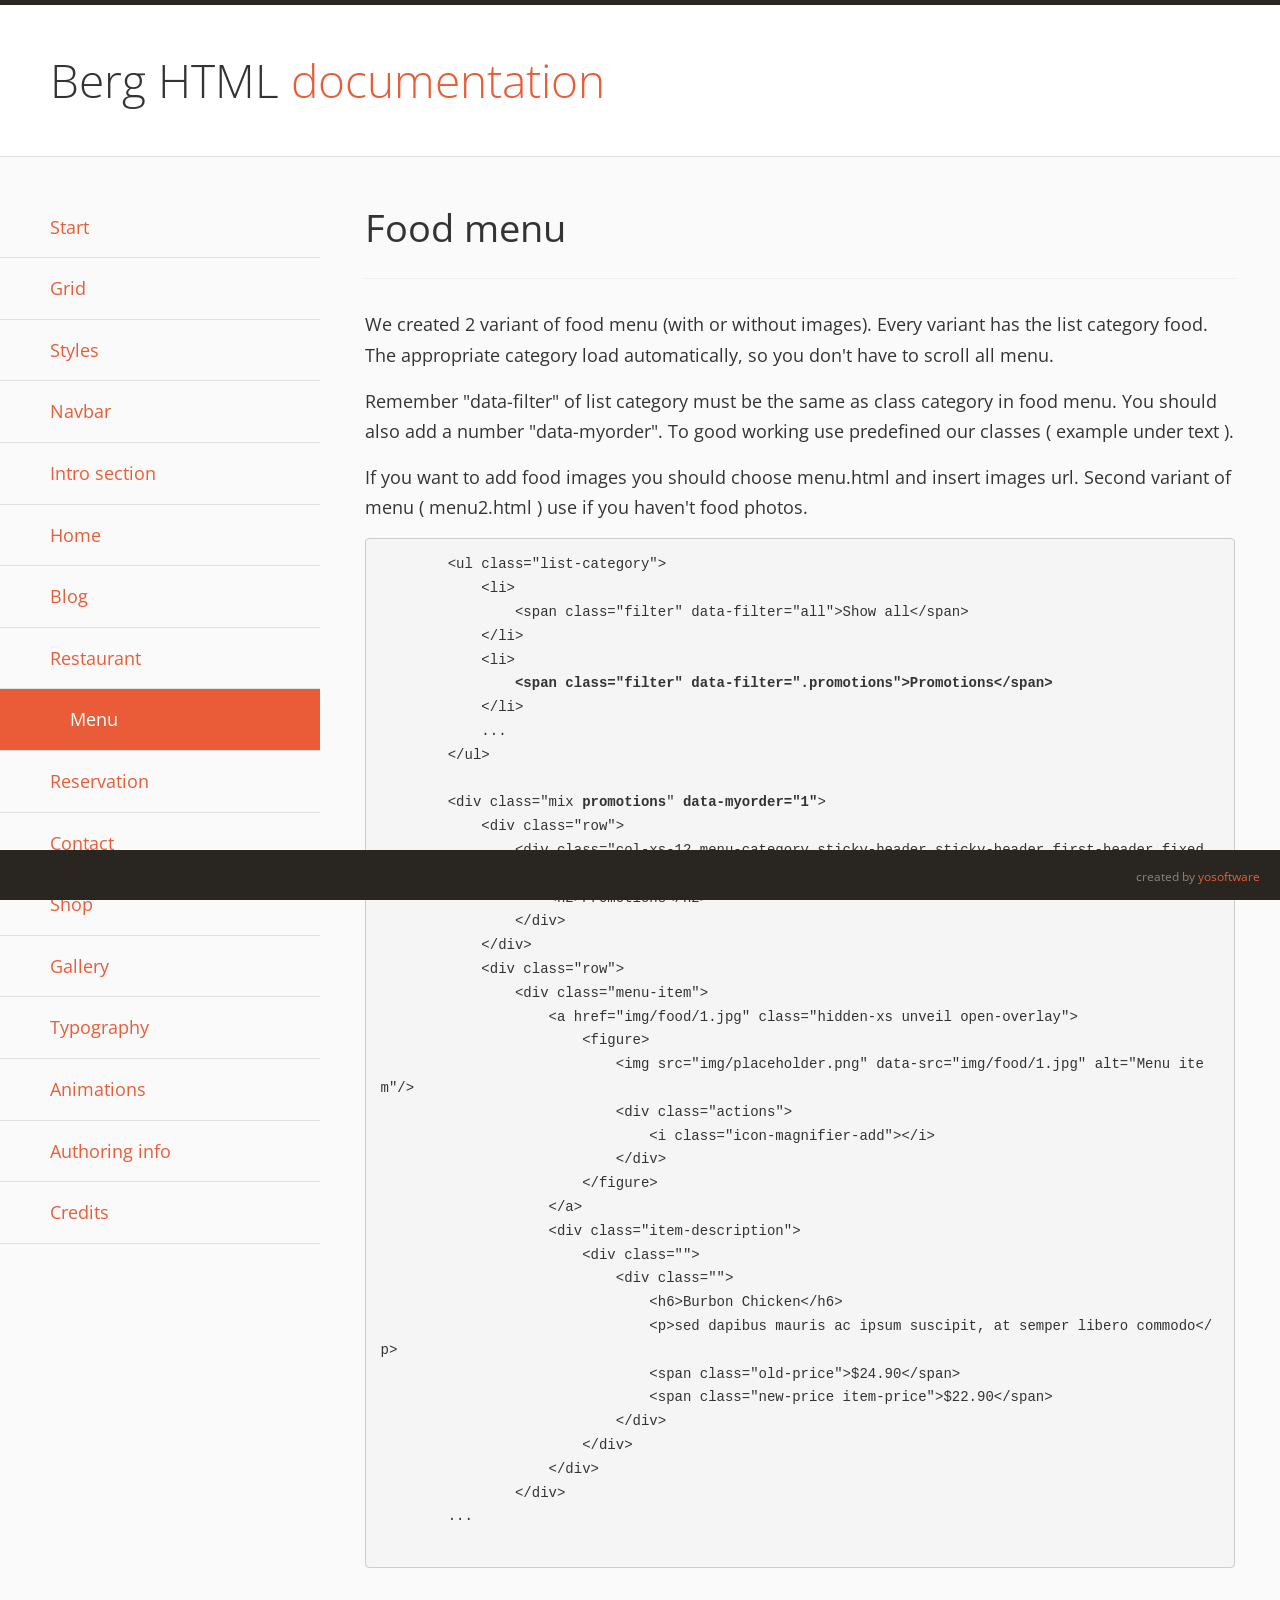
<file: WebContent/resources/documentation/menu.html>
<!DOCTYPE html>
<!--[if lt IE 7]>      <html class="no-js lt-ie9 lt-ie8 lt-ie7"> <![endif]-->
<!--[if IE 7]>         <html class="no-js lt-ie9 lt-ie8"> <![endif]-->
<!--[if IE 8]>         <html class="no-js lt-ie9"> <![endif]-->
<!--[if gt IE 8]><!--> <html class="no-js"> <!--<![endif]-->
    <head>
        <meta charset="utf-8">
        <meta http-equiv="X-UA-Compatible" content="IE=edge">
        <title>BergTheme Documentation</title>
        <meta name="description" content="">
        <meta name="viewport" content="width=device-width, initial-scale=1">


        <link rel="stylesheet" href="less/custom.css">
		<link href='http://fonts.googleapis.com/css?family=Open+Sans:400,300,600&amp;subset=latin,latin-ext' rel='stylesheet' type='text/css'>
		<script src="js/jquery-2.1.0.min.js"></script>
		<script src="js/modernizr-2.6.2.min.js"></script>
    </head>
    <body>
        <div class="wrapper">
            <div class="col-md-12">
                <section class="header">
                    <h1><span>Berg HTML</span> documentation</h1>

                </section>
            </div>

<div class="col-md-3">
	<ul class="docs-nav">
	
		<li>
			<a href="index.html" class="">Start</a>
		</li>
		<li>
			<a href="grid.html" class="">Grid</a>
		</li>
		<li>
			<a href="styles.html" class="">Styles</a>
		</li>
		<li>
			<a href="navbar.html" class="">Navbar</a>
		</li>
		<li>
			<a href="intro-section.html" class="">Intro section</a>
		</li>
		<li>
			<a href="home.html" class="">Home</a>
		</li>
		<li>
			<a href="blog.html" class="">Blog</a>
		</li>
		<li>
			<a href="restaurant.html" class="">Restaurant</a>
		</li>
		<li>
			<a href="menu.html" class="active">Menu</a>
		</li>
		<li>
			<a href="reservation.html" class="">Reservation</a>
		</li>
		<li>
			<a href="contact.html" class="">Contact</a>
		</li>
		<li>
			<a href="shop.html" class="">Shop</a>
		</li>
		<li>
			<a href="gallery.html" class="">Gallery</a>
		</li>
		<li>
			<a href="typography.html" class="">Typography</a>
		</li>
		<li>
			<a href="animations.html" class="">Animations</a>
		</li>
		<li>
			<a href="authoring_info.html" class="-info">Authoring info</a>
		</li>					
		<li>
			<a href="credits.html" class="">Credits</a>
		</li>
	</ul>
</div>
<div class="col-md-9">
	<section class="main-content">

		<h2>Food menu</h2>
		<hr/>

		<p>We created 2 variant of food menu (with or without images). Every variant has the list category food. The appropriate category load automatically, so you don't have to scroll all menu. 
		<p>Remember "data-filter" of list category must be the same as class category in food menu. You should also add a number "data-myorder". To good working use predefined our classes ( example under text ). </p>
		<p>If you want to add food images you should choose menu.html and insert images url. Second variant of menu ( menu2.html ) use if you haven't food photos. </p>

		<pre>
		&lt;ul class="list-category"&gt;
			&lt;li&gt; 
				&lt;span class="filter" data-filter="all"&gt;Show all&lt;/span&gt;
			&lt;/li&gt;
			&lt;li&gt; 
				<strong>&lt;span class="filter" data-filter=".promotions"&gt;Promotions&lt;/span&gt;</strong>
			&lt;/li&gt;
			...
		&lt;/ul&gt;

		&lt;div class="mix <strong>promotions</strong>" <strong>data-myorder="1"</strong>&gt;
			&lt;div class="row"&gt;
				&lt;div class="col-xs-12 menu-category sticky-header sticky-header first-header fixed visible"&gt;
					&lt;h2&gt;Promotions&lt;/h2&gt;
				&lt;/div&gt;
			&lt;/div&gt;
			&lt;div class="row"&gt;
				&lt;div class="menu-item"&gt;
					&lt;a href="img/food/1.jpg" class="hidden-xs unveil open-overlay"&gt;
						&lt;figure&gt;
							&lt;img src="img/placeholder.png" data-src="img/food/1.jpg" alt="Menu item"/&gt;
							&lt;div class="actions"&gt;
								&lt;i class="icon-magnifier-add"&gt;&lt;/i&gt;
							&lt;/div&gt;
						&lt;/figure&gt;
					&lt;/a&gt;
					&lt;div class="item-description"&gt;
						&lt;div class=""&gt;
							&lt;div class=""&gt; 
								&lt;h6&gt;Burbon Chicken&lt;/h6&gt;
								&lt;p&gt;sed dapibus mauris ac ipsum suscipit, at semper libero commodo&lt;/p&gt;
								&lt;span class="old-price"&gt;$24.90&lt;/span&gt;
								&lt;span class="new-price item-price"&gt;$22.90&lt;/span&gt;
							&lt;/div&gt;
						&lt;/div&gt;
					&lt;/div&gt;
				&lt;/div&gt;
		...
		</pre>
	</section>
</div>

<section class="footer">
	created by <a href="http://yosoftware.com">yosoftware</a>
</section>
</file>
<file: WebContent/resources/fonts/simple-line-icons/style.css>
/**
 * PRESENTATION STYLESHEET
 * ----------------------------------------------------------------------------
 */

/*


       PLEASE NOTE: 
       ============

       THIS FILE IS NOT PART OF THE *REQUIRED FONT ICON FILES* 
       THIS FILE IS USED TO STYLE THE ICON DEMO TEMPLATE FOUND AT DEMO.HTML



*/

*,
*:before,
*:after {
	border: 0 none;
	margin: 0;
	padding: 0;
	font-size: 100%;

	-webkit-box-sizing: border-box;
	   -moz-box-sizing: border-box;
	        box-sizing: border-box;
}

::-webkit-scrollbar {
	width: 12px;
	height: 12px;
}
::-webkit-scrollbar-track {
	background-color: rgba(255, 255, 255, 0.1);
	-webkit-border-radius: 5px;
}
::-webkit-scrollbar-thumb {
	background-color: rgba(0, 0, 0, 0.4);
	-webkit-border-radius: 6px;
}
::-webkit-scrollbar-thumb:hover {
	background-color: rgba(0, 0, 0, 0.6);
}

section, 
header, 
footer {
	display: block;
	position: relative;
}

body {
	background-color: #fff;
	color: #0e8a65;
	font-family: "Helvetica Neue", Helvetica, "DejaVu Sans", Arial, sans-serif;
	line-height: 1.5;
	font-size: 1em;
}


section:after,
.masthead:after {
	content: '';
	pointer-events: none;
	position: absolute;
		bottom: -1.5em;
		left: 50%;
		z-index: 10;
	width: 3em;
	height: 3em;

	background: inherit;
	-webkit-transform: translateX(-50%) rotate(45deg);
	transform: translateX(-50%) rotate(45deg);
}

section header {
	position: relative;
}

section header:after {
	background-color: transparent;
	border-bottom-width: 1px;
	border-bottom-style: solid;
	border-bottom-color: inherit;
	content: '';
	position: absolute;
		left: 40%;
		bottom: 0;
	width: 20%;
	height: 0;
}

.masthead {
	background-color: #fff;
	padding: 3em;
	position: relative;
	text-align: center;
}

.colophon {
	padding: 4.5em 3em;
	position: relative;
}
.colophon .group {
	padding: 3em;
	text-align: center;
}

.masthead hgroup,
.colophon .group {
	margin: auto;
	padding: 0 10%;
	position: absolute;
	top: 50%;
	left: 0%;
	right: 0%;
	-webkit-transform: translate(0%,-50%);
	    -ms-transform: translate(0%,-50%);
	        transform: translate(0%,-50%);
}

.masthead h1 {
	font-size: 2.25em;
	font-weight: bolder;
	line-height: 1.5;
	margin-bottom: 1em;
	text-transform: uppercase;
}

.masthead h2 {
	font-size: 1em;
	font-weight: lighter;
	letter-spacing: 6px;
	text-transform: uppercase;
}

.glyphs, 
.classes {
	margin-left: -1.5em;
	padding: 4.5em 3em;
}

.glyphs header,
.classes header {
	margin-bottom: 2.25em;
	padding-bottom: 2.25em;
	text-align: center;
	text-transform: uppercase;
}

.glyphs h1,
.classes h1 {
	font-size: 2.25em;
	font-weight: bolder;
	line-height: 1.5;
}

.glyphs h2,
.classes h2 {
	font-size: 1em;
	font-weight: normal;
	letter-spacing: 3px;
	text-transform: uppercase;
}

h2 code {
	text-transform: lowercase;
}


.glyphs {
	background-color: #74f3c8;
	color: #0e8a65;
}

.classes {
	background-color: #33383e;
	color: #fff;
}

.glyph {
	cursor: pointer;
	display: inline-block;
	font-size: 1em;
	margin: 0 -0.21em 3em 0;
	padding: 1.5em 0 0 1.5em;
	text-align: center;
	width: 50%;
}

.glyph-item {
	border-radius: 8px;
	display: inline-block;
	width: 1.5em;
	height: 1.5em;
	line-height: 1;
	padding: 0.25em;
	position: relative;
}
.glyph:hover .glyph-item {
	background-color: #0e8a65;
	color: #fff;
} 

.mega {
	font-size: 3em;
}

a, 
a:visited {
	color: #74f3c8;
	text-decoration: none;
}

a:hover, 
a:focus {
		color: #0e8a65;
}

.item-box {
	display: inline-block;
	font-family: consolas, monospace;
	font-size: 1.2em;
	margin: 0 -0.22em 1em 0;
	padding-left: 1em;
	width: 100%;

}

.item {
	background-color: #fff;
	color: #33383e;
	border-radius: 8px;
	display: inline-block;
	padding: 0.5em;
	width: 100%;
}


.colophon .group {
	font-size: 1.5em;
	text-transform: uppercase;
}

.group em {
	font-weight: bold;
	font-style: normal;
}


#wH {
	width: 0;
	position: absolute;
	top: 0;
	bottom: 0;
	left: 0;
}



@media only screen and (min-width: 768px) {
	section:after,
	.masthead:after {
		bottom: -3em;
		width: 6em;
		height: 6em;
	}

	section header {
		position: relative;
	}

	.masthead {
		padding: 6em;
	}

	.colophon {
		padding: 9em 6em;
	}

	.masthead h1 {
		font-size: 4.5em;
	}

	.glyphs, 
	.classes {
		padding: 9em 6em;
	}

	.glyphs header,
	.classes header {
		margin-bottom: 4.5em;
		padding-bottom: 4.5em;
	}

	.glyphs h1,
	.classes h1 {
		font-size: 4.5em;
	}


	.mega {
		font-size: 6em;
	}

    
    .glyph {
		width: 16.66666666666667%;
    }

    .item-box {
		width: 33.333%;
    }
    
    .colophon .group {
    	padding: 6em;
    }
}
</file>
<file: WebContent/resources/fonts/simple-line-icons/simple-line-icons.css>
@font-face {
	font-family: 'Simple-Line-Icons';
	src:url('fonts/Simple-Line-Icons.eot');
	src:url('fonts/Simple-Line-Icons.eot?#iefix') format('embedded-opentype'),
		url('fonts/Simple-Line-Icons.woff') format('woff'),
		url('fonts/Simple-Line-Icons.ttf') format('truetype'),
		url('fonts/Simple-Line-Icons.svg#Simple-Line-Icons') format('svg');
	font-weight: normal;
	font-style: normal;
}

/* Use the following CSS code if you want to use data attributes for inserting your icons */
[data-icon]:before {
	font-family: 'Simple-Line-Icons';
	content: attr(data-icon);
	speak: none;
	font-weight: normal;
	font-variant: normal;
	text-transform: none;
	line-height: 1;
	-webkit-font-smoothing: antialiased;
	-moz-osx-font-smoothing: grayscale;
}

/* Use the following CSS code if you want to have a class per icon */
/*
Instead of a list of all class selectors,
you can use the generic selector below, but it's slower:
[class*="icon-"] {
*/
.icon-user-female, .icon-user-follow, .icon-user-following, .icon-user-unfollow, .icon-trophy, .icon-screen-smartphone, .icon-screen-desktop, .icon-plane, .icon-notebook, .icon-moustache, .icon-mouse, .icon-magnet, .icon-energy, .icon-emoticon-smile, .icon-disc, .icon-cursor-move, .icon-crop, .icon-credit-card, .icon-chemistry, .icon-user, .icon-speedometer, .icon-social-youtube, .icon-social-twitter, .icon-social-tumblr, .icon-social-facebook, .icon-social-dropbox, .icon-social-dribbble, .icon-shield, .icon-screen-tablet, .icon-magic-wand, .icon-hourglass, .icon-graduation, .icon-ghost, .icon-game-controller, .icon-fire, .icon-eyeglasses, .icon-envelope-open, .icon-envelope-letter, .icon-bell, .icon-badge, .icon-anchor, .icon-wallet, .icon-vector, .icon-speech, .icon-puzzle, .icon-printer, .icon-present, .icon-playlist, .icon-pin, .icon-picture, .icon-map, .icon-layers, .icon-handbag, .icon-globe-alt, .icon-globe, .icon-frame, .icon-folder-alt, .icon-film, .icon-feed, .icon-earphones-alt, .icon-earphones, .icon-drop, .icon-drawer, .icon-docs, .icon-directions, .icon-direction, .icon-diamond, .icon-cup, .icon-compass, .icon-call-out, .icon-call-in, .icon-call-end, .icon-calculator, .icon-bubbles, .icon-briefcase, .icon-book-open, .icon-basket-loaded, .icon-basket, .icon-bag, .icon-action-undo, .icon-action-redo, .icon-wrench, .icon-umbrella, .icon-trash, .icon-tag, .icon-support, .icon-size-fullscreen, .icon-size-actual, .icon-shuffle, .icon-share-alt, .icon-share, .icon-rocket, .icon-question, .icon-pie-chart, .icon-pencil, .icon-note, .icon-music-tone-alt, .icon-music-tone, .icon-microphone, .icon-loop, .icon-logout, .icon-login, .icon-list, .icon-like, .icon-home, .icon-grid, .icon-graph, .icon-equalizer, .icon-dislike, .icon-cursor, .icon-control-start, .icon-control-rewind, .icon-control-play, .icon-control-pause, .icon-control-forward, .icon-control-end, .icon-calendar, .icon-bulb, .icon-bar-chart, .icon-arrow-up, .icon-arrow-right, .icon-arrow-left, .icon-arrow-down, .icon-ban, .icon-bubble, .icon-camcorder, .icon-camera, .icon-check, .icon-clock, .icon-close, .icon-cloud-download, .icon-cloud-upload, .icon-doc, .icon-envelope, .icon-eye, .icon-flag, .icon-folder, .icon-heart, .icon-info, .icon-key, .icon-link, .icon-lock, .icon-lock-open, .icon-magnifier, .icon-magnifier-add, .icon-magnifier-remove, .icon-paper-clip, .icon-paper-plane, .icon-plus, .icon-pointer, .icon-power, .icon-refresh, .icon-reload, .icon-settings, .icon-star, .icon-symbol-female, .icon-symbol-male, .icon-target, .icon-volume-1, .icon-volume-2, .icon-volume-off, .icon-users {
	font-family: 'Simple-Line-Icons';
	speak: none;
	font-style: normal;
	font-weight: normal;
	font-variant: normal;
	text-transform: none;
	line-height: 1;
	-webkit-font-smoothing: antialiased;
}
.icon-user-female:before {
	content: "\e000";
}
.icon-user-follow:before {
	content: "\e002";
}
.icon-user-following:before {
	content: "\e003";
}
.icon-user-unfollow:before {
	content: "\e004";
}
.icon-trophy:before {
	content: "\e006";
}
.icon-screen-smartphone:before {
	content: "\e010";
}
.icon-screen-desktop:before {
	content: "\e011";
}
.icon-plane:before {
	content: "\e012";
}
.icon-notebook:before {
	content: "\e013";
}
.icon-moustache:before {
	content: "\e014";
}
.icon-mouse:before {
	content: "\e015";
}
.icon-magnet:before {
	content: "\e016";
}
.icon-energy:before {
	content: "\e020";
}
.icon-emoticon-smile:before {
	content: "\e021";
}
.icon-disc:before {
	content: "\e022";
}
.icon-cursor-move:before {
	content: "\e023";
}
.icon-crop:before {
	content: "\e024";
}
.icon-credit-card:before {
	content: "\e025";
}
.icon-chemistry:before {
	content: "\e026";
}
.icon-user:before {
	content: "\e005";
}
.icon-speedometer:before {
	content: "\e007";
}
.icon-social-youtube:before {
	content: "\e008";
}
.icon-social-twitter:before {
	content: "\e009";
}
.icon-social-tumblr:before {
	content: "\e00a";
}
.icon-social-facebook:before {
	content: "\e00b";
}
.icon-social-dropbox:before {
	content: "\e00c";
}
.icon-social-dribbble:before {
	content: "\e00d";
}
.icon-shield:before {
	content: "\e00e";
}
.icon-screen-tablet:before {
	content: "\e00f";
}
.icon-magic-wand:before {
	content: "\e017";
}
.icon-hourglass:before {
	content: "\e018";
}
.icon-graduation:before {
	content: "\e019";
}
.icon-ghost:before {
	content: "\e01a";
}
.icon-game-controller:before {
	content: "\e01b";
}
.icon-fire:before {
	content: "\e01c";
}
.icon-eyeglasses:before {
	content: "\e01d";
}
.icon-envelope-open:before {
	content: "\e01e";
}
.icon-envelope-letter:before {
	content: "\e01f";
}
.icon-bell:before {
	content: "\e027";
}
.icon-badge:before {
	content: "\e028";
}
.icon-anchor:before {
	content: "\e029";
}
.icon-wallet:before {
	content: "\e02a";
}
.icon-vector:before {
	content: "\e02b";
}
.icon-speech:before {
	content: "\e02c";
}
.icon-puzzle:before {
	content: "\e02d";
}
.icon-printer:before {
	content: "\e02e";
}
.icon-present:before {
	content: "\e02f";
}
.icon-playlist:before {
	content: "\e030";
}
.icon-pin:before {
	content: "\e031";
}
.icon-picture:before {
	content: "\e032";
}
.icon-map:before {
	content: "\e033";
}
.icon-layers:before {
	content: "\e034";
}
.icon-handbag:before {
	content: "\e035";
}
.icon-globe-alt:before {
	content: "\e036";
}
.icon-globe:before {
	content: "\e037";
}
.icon-frame:before {
	content: "\e038";
}
.icon-folder-alt:before {
	content: "\e039";
}
.icon-film:before {
	content: "\e03a";
}
.icon-feed:before {
	content: "\e03b";
}
.icon-earphones-alt:before {
	content: "\e03c";
}
.icon-earphones:before {
	content: "\e03d";
}
.icon-drop:before {
	content: "\e03e";
}
.icon-drawer:before {
	content: "\e03f";
}
.icon-docs:before {
	content: "\e040";
}
.icon-directions:before {
	content: "\e041";
}
.icon-direction:before {
	content: "\e042";
}
.icon-diamond:before {
	content: "\e043";
}
.icon-cup:before {
	content: "\e044";
}
.icon-compass:before {
	content: "\e045";
}
.icon-call-out:before {
	content: "\e046";
}
.icon-call-in:before {
	content: "\e047";
}
.icon-call-end:before {
	content: "\e048";
}
.icon-calculator:before {
	content: "\e049";
}
.icon-bubbles:before {
	content: "\e04a";
}
.icon-briefcase:before {
	content: "\e04b";
}
.icon-book-open:before {
	content: "\e04c";
}
.icon-basket-loaded:before {
	content: "\e04d";
}
.icon-basket:before {
	content: "\e04e";
}
.icon-bag:before {
	content: "\e04f";
}
.icon-action-undo:before {
	content: "\e050";
}
.icon-action-redo:before {
	content: "\e051";
}
.icon-wrench:before {
	content: "\e052";
}
.icon-umbrella:before {
	content: "\e053";
}
.icon-trash:before {
	content: "\e054";
}
.icon-tag:before {
	content: "\e055";
}
.icon-support:before {
	content: "\e056";
}
.icon-size-fullscreen:before {
	content: "\e057";
}
.icon-size-actual:before {
	content: "\e058";
}
.icon-shuffle:before {
	content: "\e059";
}
.icon-share-alt:before {
	content: "\e05a";
}
.icon-share:before {
	content: "\e05b";
}
.icon-rocket:before {
	content: "\e05c";
}
.icon-question:before {
	content: "\e05d";
}
.icon-pie-chart:before {
	content: "\e05e";
}
.icon-pencil:before {
	content: "\e05f";
}
.icon-note:before {
	content: "\e060";
}
.icon-music-tone-alt:before {
	content: "\e061";
}
.icon-music-tone:before {
	content: "\e062";
}
.icon-microphone:before {
	content: "\e063";
}
.icon-loop:before {
	content: "\e064";
}
.icon-logout:before {
	content: "\e065";
}
.icon-login:before {
	content: "\e066";
}
.icon-list:before {
	content: "\e067";
}
.icon-like:before {
	content: "\e068";
}
.icon-home:before {
	content: "\e069";
}
.icon-grid:before {
	content: "\e06a";
}
.icon-graph:before {
	content: "\e06b";
}
.icon-equalizer:before {
	content: "\e06c";
}
.icon-dislike:before {
	content: "\e06d";
}
.icon-cursor:before {
	content: "\e06e";
}
.icon-control-start:before {
	content: "\e06f";
}
.icon-control-rewind:before {
	content: "\e070";
}
.icon-control-play:before {
	content: "\e071";
}
.icon-control-pause:before {
	content: "\e072";
}
.icon-control-forward:before {
	content: "\e073";
}
.icon-control-end:before {
	content: "\e074";
}
.icon-calendar:before {
	content: "\e075";
}
.icon-bulb:before {
	content: "\e076";
}
.icon-bar-chart:before {
	content: "\e077";
}
.icon-arrow-up:before {
	content: "\e078";
}
.icon-arrow-right:before {
	content: "\e079";
}
.icon-arrow-left:before {
	content: "\e07a";
}
.icon-arrow-down:before {
	content: "\e07b";
}
.icon-ban:before {
	content: "\e07c";
}
.icon-bubble:before {
	content: "\e07d";
}
.icon-camcorder:before {
	content: "\e07e";
}
.icon-camera:before {
	content: "\e07f";
}
.icon-check:before {
	content: "\e080";
}
.icon-clock:before {
	content: "\e081";
}
.icon-close:before {
	content: "\e082";
}
.icon-cloud-download:before {
	content: "\e083";
}
.icon-cloud-upload:before {
	content: "\e084";
}
.icon-doc:before {
	content: "\e085";
}
.icon-envelope:before {
	content: "\e086";
}
.icon-eye:before {
	content: "\e087";
}
.icon-flag:before {
	content: "\e088";
}
.icon-folder:before {
	content: "\e089";
}
.icon-heart:before {
	content: "\e08a";
}
.icon-info:before {
	content: "\e08b";
}
.icon-key:before {
	content: "\e08c";
}
.icon-link:before {
	content: "\e08d";
}
.icon-lock:before {
	content: "\e08e";
}
.icon-lock-open:before {
	content: "\e08f";
}
.icon-magnifier:before {
	content: "\e090";
}
.icon-magnifier-add:before {
	content: "\e091";
}
.icon-magnifier-remove:before {
	content: "\e092";
}
.icon-paper-clip:before {
	content: "\e093";
}
.icon-paper-plane:before {
	content: "\e094";
}
.icon-plus:before {
	content: "\e095";
}
.icon-pointer:before {
	content: "\e096";
}
.icon-power:before {
	content: "\e097";
}
.icon-refresh:before {
	content: "\e098";
}
.icon-reload:before {
	content: "\e099";
}
.icon-settings:before {
	content: "\e09a";
}
.icon-star:before {
	content: "\e09b";
}
.icon-symbol-female:before {
	content: "\e09c";
}
.icon-symbol-male:before {
	content: "\e09d";
}
.icon-target:before {
	content: "\e09e";
}
.icon-volume-1:before {
	content: "\e09f";
}
.icon-volume-2:before {
	content: "\e0a0";
}
.icon-volume-off:before {
	content: "\e0a1";
}
.icon-users:before {
	content: "\e001";
}
</file>
